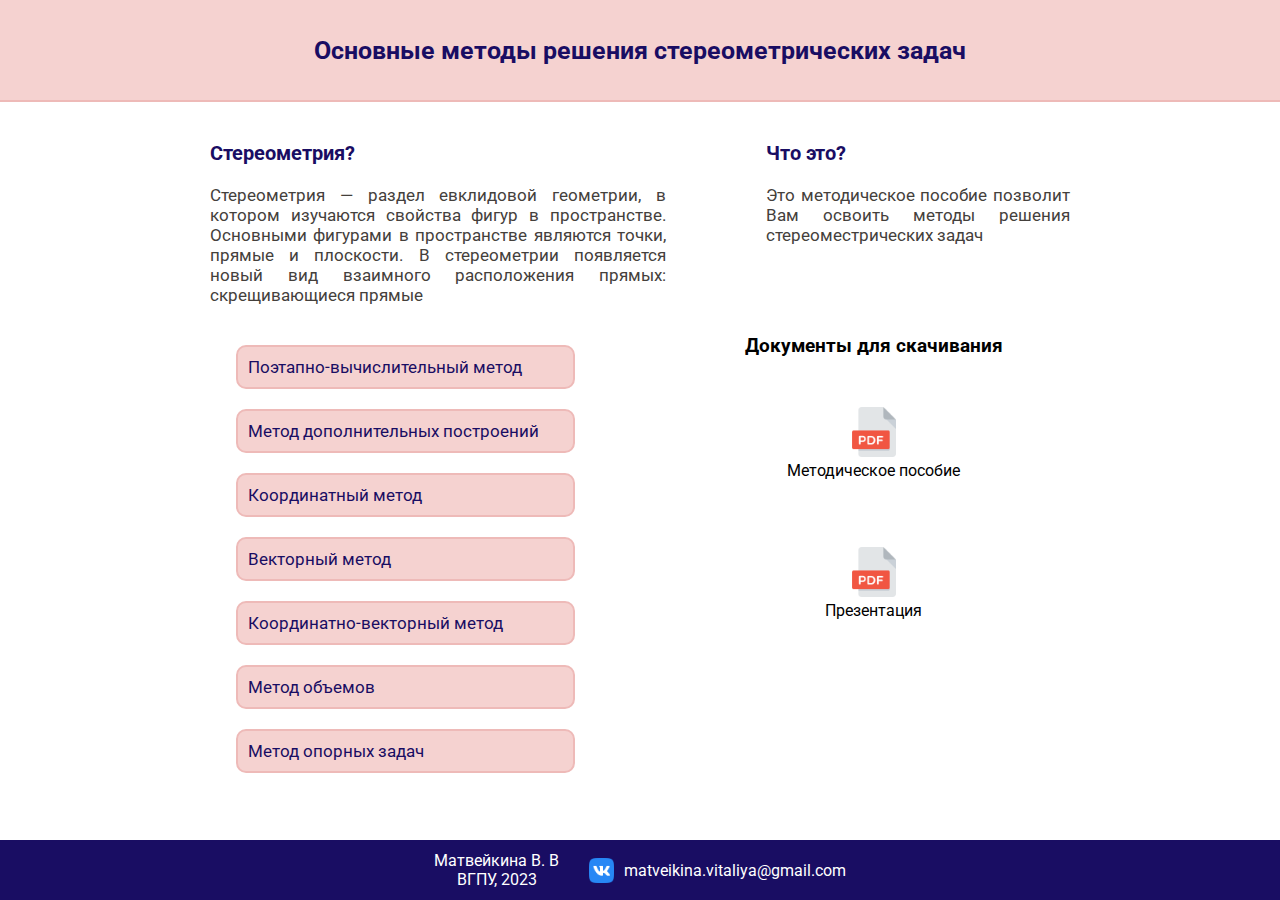
<file: index.html>
<!DOCTYPE html>
<html>

<head>
    <meta charset="UTF-8">
    <title>Методы решения стереометрических задач</title>
    <link rel="stylesheet" href="css/style.css">
    <link rel="preconnect" href="https://fonts.googleapis.com">
    <link rel="preconnect" href="https://fonts.gstatic.com" crossorigin>
    <link href="https://fonts.googleapis.com/css2?family=Roboto:ital,wght@0,400;0,500;0,700;1,300;1,400&display=swap" rel="stylesheet">
    <meta name="viewport" content="width=device-width, initial-scale=1.0">

</head>

<body>
    <div class="header">
        <p>Основные методы решения стереометрических задач</p>
    </div>
    <div class="main">
        <div class="descr">
            <div class="def">
                <h3>Стереометрия?</h3>
                <p>Стереометрия — раздел евклидовой геометрии,
                    в котором изучаются свойства фигур в пространстве.
                    Основными фигурами в пространстве являются точки,
                    прямые и плоскости. В стереометрии появляется новый
                    вид взаимного расположения прямых:
                    скрещивающиеся прямые</p>
            </div>
            <div class="shortdesc">
                <h3>Что это?</h3>
                <p>Это методическое пособие позволит Вам освоить методы
                    решения стереоместрических задач</p>
            </div>
        </div>

        <div class="content">
            <div class="methods">
                <a class="method" href="step_by_step_computational_method.html">Поэтапно-вычислительный метод</a>
                <a class="method" href="method_of_additional_constructions.html">Метод дополнительных построений</a>
                <a class="method" href="coordinate_method.html">Координатный метод</a>
                <a class="method" href="vector_method.html">Векторный метод</a>
                <a class="method" href="coordinate_vector_method.html">Координатно-векторный метод</a>
                <a class="method" href="volume_method.html">Метод объемов</a>
                <a class="method" href="support_problem_method.html">Метод опорных задач</a>
            </div>
            <div class="docs">
                <h3>Документы для скачивания</h3>
                <div class="doc">
                    <a href="upload/МЕТОДИЧЕСКОЕ ПОСОБИЕ ПО ОСНОВНЫМ МЕТОДАМ РЕШЕНИЯ СТЕРЕОМЕТРИЧЕСКИХ ЗАДАЧ.pdf" download>
                        <img src="upload/pdf-icon.png" alt="">
                        <p>Методическое пособие</p>
                    </a>
                </div>
                <div class="doc">
                    <a href="upload/Презентация_СТЕРЕОМЕТРИЯ.pdf" download>
                        <img src="upload/pdf-icon.png" alt="">
                        <p>Презентация</p>
                    </a>
                </div>
            </div>
        </div>


    </div>

    <div class="footer">
        <div class="footer_contacts">
            <div class="initials">
                <div class="fio">Матвейкина В. В</div>
                <div class="vgpu">ВГПУ, 2023</div>
            </div>
            <div class="contacts">
                <a href="https://vk.com/vmatveikina" class="vk" target="_blank"></a>
                <p>matveikina.vitaliya@gmail.com</p>
                <!-- <a href="https://mail.google.com/mail/?view=cm&fs=1&to=matveykina@gmail.com" class="mail" -->
                    <!-- target="_blank"></a> -->
            </div>
        </div>
    </div>
</body>

</html>
</file>
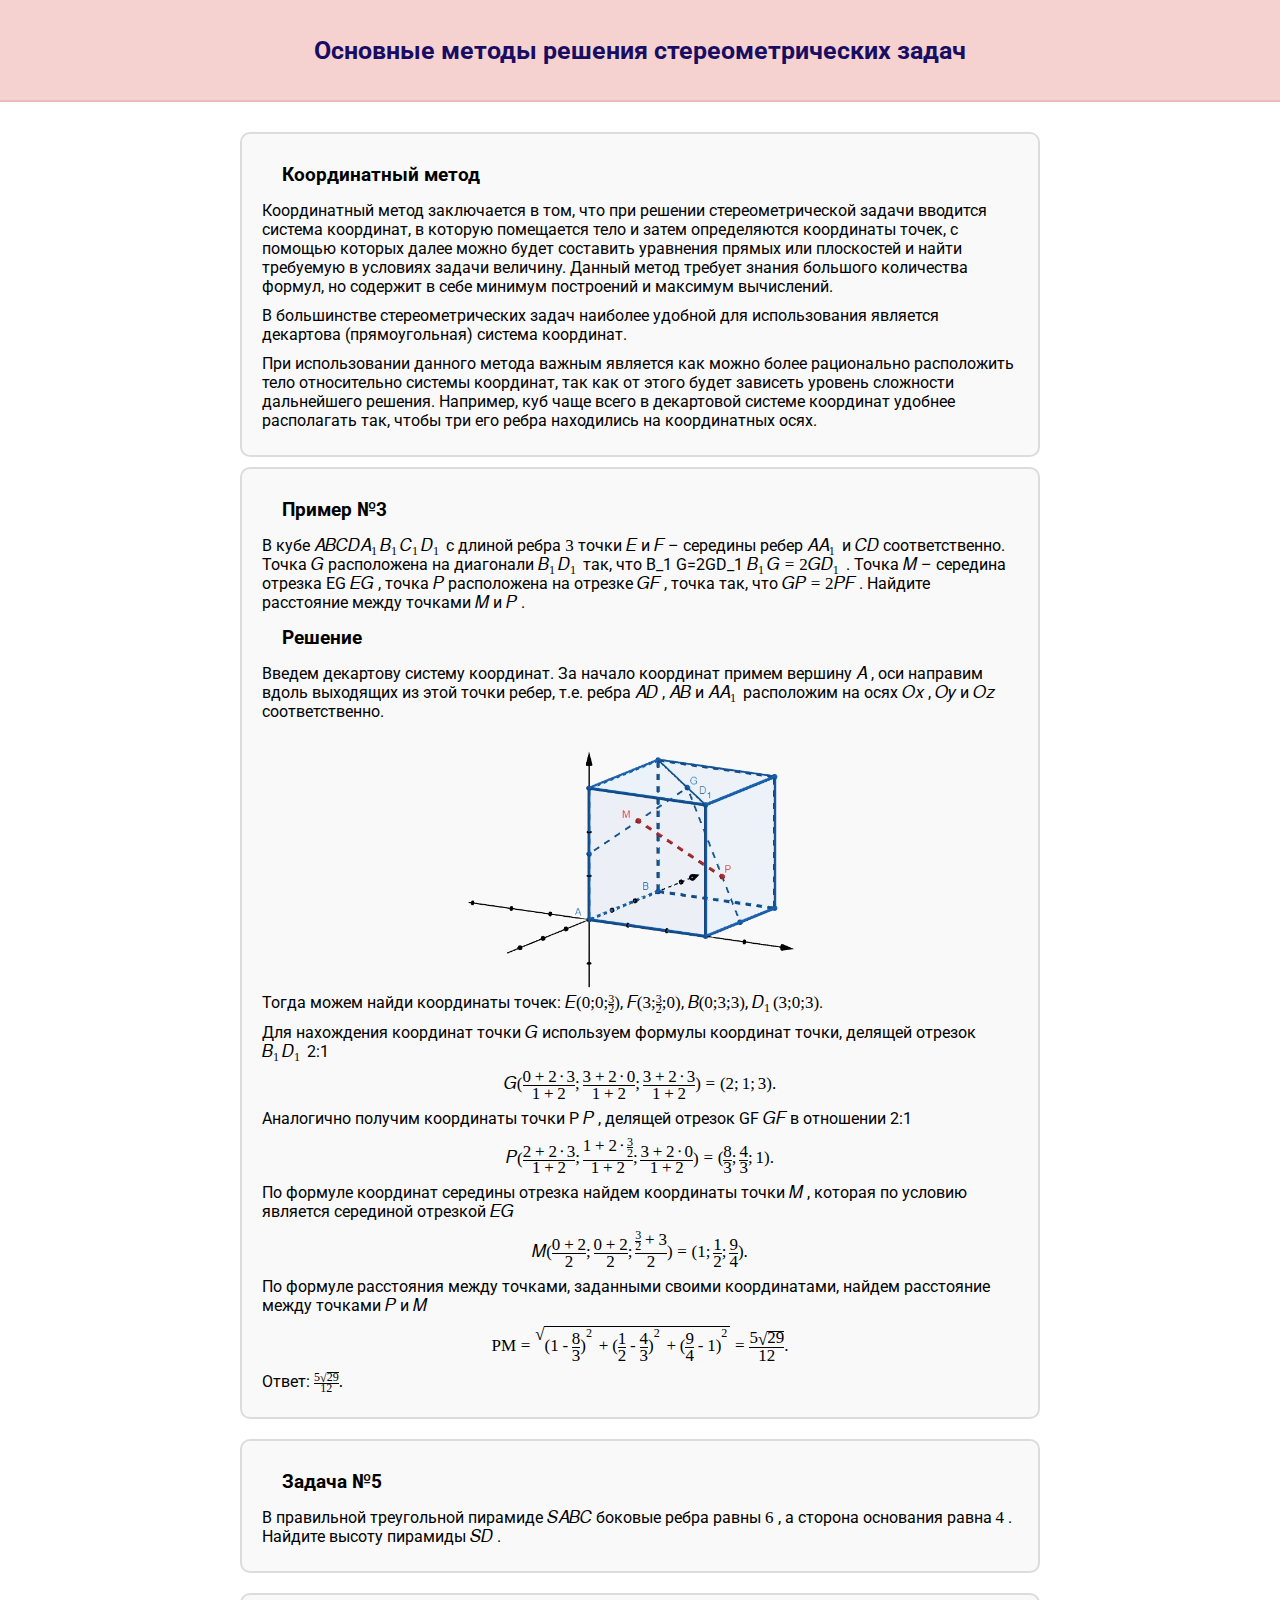
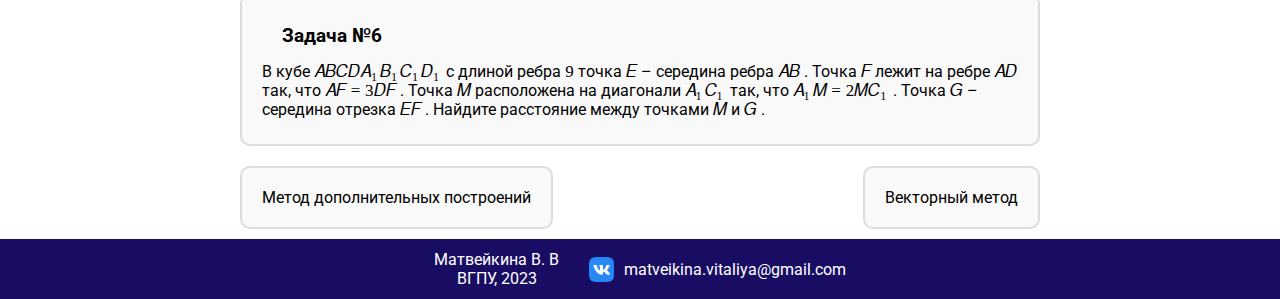
<file: coordinate_method.html>
<!DOCTYPE html>
<html>

<head>
    <meta charset="UTF-8">
    <title>Методы решения стереометрических задач</title>
    <link rel="stylesheet" href="css/style.css">
    <link rel="preconnect" href="https://fonts.googleapis.com">
    <link rel="preconnect" href="https://fonts.gstatic.com" crossorigin>
    <link href="https://fonts.googleapis.com/css2?family=Roboto:ital,wght@0,400;0,500;0,700;1,300;1,400&display=swap"
        rel="stylesheet">
    </style>
    <meta name="viewport" content="width=device-width, initial-scale=1.0">
</head>

<body>
    <div class="header">
        <p>Основные методы решения стереометрических задач</p>
    </div>
    <div class="method_main">
        <div class="descr_method">
            <h3>Координатный метод</h3>
            <p>Координатный метод заключается в том, что при решении стереометрической задачи вводится система
                координат, в которую помещается тело и затем определяются координаты точек, с помощью которых далее
                можно будет составить уравнения прямых или плоскостей и найти требуемую в условиях задачи величину.
                Данный метод требует знания большого количества формул, но содержит в себе минимум построений и максимум
                вычислений.</p>
            <p>В большинстве стереометрических задач наиболее удобной для использования является декартова
                (прямоугольная) система координат.</p>
            <p>При использовании данного метода важным является как можно более рационально расположить тело
                относительно системы координат, так как от этого будет зависеть уровень сложности дальнейшего решения.
                Например, куб чаще всего в декартовой системе координат удобнее располагать так, чтобы три его ребра
                находились на координатных осях.</p>
        </div>
        <div class="tasks">
            <div class="task">
                <h3>Пример №3</h3>
                <p>В кубе
                    <math>
                        <mi>A</mi>
                        <mi>B</mi>
                        <mi>C</mi>
                        <mi>D</mi>
                        <msub>
                            <mi>A</mi>
                            <mn>1</mn>
                        </msub>
                        <msub>
                            <mi>B</mi>
                            <mn>1</mn>
                        </msub>
                        <msub>
                            <mi>C</mi>
                            <mn>1</mn>
                        </msub>
                        <msub>
                            <mi>D</mi>
                            <mn>1</mn>
                        </msub>
                    </math>
                    c длиной ребра
                    <math>
                        <mn>3</mn>
                    </math>
                    точки
                    <math>
                        <mi>E</mi>
                    </math>
                    и
                    <math>
                        <mi>F</mi>
                    </math>
                    – середины ребер
                    <math>
                        <mi>A</mi>
                        <msub>
                            <mi>A</mi>
                            <mn>1</mn>
                        </msub>
                    </math>
                    и
                    <math>
                        <mi>C</mi>
                        <mi>D</mi>
                    </math>
                    соответственно.
                    Точка
                    <math>
                        <mi>G</mi>
                    </math>
                    расположена на диагонали
                    <math>
                        <msub>
                            <mi>B</mi>
                            <mn>1</mn>
                        </msub>
                        <msub>
                            <mi>D</mi>
                            <mn>1</mn>
                        </msub>
                    </math>
                    так, что
                    B_1 G=2GD_1
                    <math>
                        <msub>
                            <mi>B</mi>
                            <mn>1</mn>
                        </msub>
                        <mi>G</mi>
                        <mo>=</mo>
                        <mn>2</mn>
                        <mi>G</mi>
                        <msub>
                            <mi>D</mi>
                            <mn>1</mn>
                        </msub>
                    </math>
                    . Точка

                    <math>
                        <mi>M</mi>
                    </math>
                    – середина отрезка
                    ЕG
                    <math>
                        <mi>E</mi>
                        <mi>G</mi>
                    </math>
                    , точка
                    <math>
                        <mi>P</mi>
                    </math>
                    расположена на отрезке
                    <math>
                        <mi>G</mi>
                        <mi>F</mi>
                    </math>
                    , точка
                    так, что
                    <math>
                        <mi>G</mi>
                        <mi>P</mi>
                        <mo>=</mo>
                        <mn>2</mn>
                        <mi>P</mi>
                        <mi>F</mi>
                    </math>
                    . Найдите расстояние между точками
                    <math>
                        <mi>M</mi>
                    </math>
                    и
                    <math>
                        <mi>P</mi>
                    </math>
                    .
                </p>
                <h3>Решение</h3>
                <div class="text_with_image">
                    <p> Введем декартову систему координат. За начало координат примем вершину
                        <math>
                            <mi>A</mi>
                        </math>
                        , оси направим вдоль
                        выходящих из этой точки ребер, т.е. ребра
                        <math>
                            <mi>A</mi>
                            <mi>D</mi>
                        </math>
                        ,
                        <math>
                            <mi>A</mi>
                            <mi>B</mi>
                        </math>
                        и
                        <math>
                            <mi>A</mi>
                            <msub>
                                <mi>A</mi>
                                <mn>1</mn>
                            </msub>
                        </math>
                        расположим на осях
                        <math>
                            <mi>O</mi>
                            <mi>x</mi>
                        </math>
                        ,
                        <math>
                            <mi>O</mi>
                            <mi>y</mi>
                        </math>
                        и
                        <math>
                            <mi>O</mi>
                            <mi>z</mi>
                        </math>
                        соответственно.
                    </p>
                    <img src="upload/cube_decart.png" alt="" class="img_in_txt">
                </div>
                <p>
                    Тогда можем найди координаты точeк:
                    <math>
                        <mi>E</mi>
                        <mo>(</mo>
                        <mn>0</mn>
                        <mi>;</mi>
                        <mn>0</mn>
                        <mi>;</mi>
                        <mfrac>
                            <mn>3</mn>
                            <mn>2</mn>
                        </mfrac>
                        <mo>)</mo>
                    </math>,
                    <math>
                        <mi>F</mi>
                        <mo>(</mo>
                        <mn>3</mn>
                        <mi>;</mi>
                        <mfrac>
                            <mn>3</mn>
                            <mn>2</mn>
                        </mfrac>
                        <mi>;</mi>
                        <mn>0</mn>
                        <mo>)</mo>
                    </math>,
                    <math>
                        <mi>B</mi>
                        <mo>(</mo>
                        <mn>0</mn>
                        <mi>;</mi>
                        <mn>3</mn>
                        <mi>;</mi>
                        <mn>3</mn>
                        <mo>)</mo>
                    </math>,
                    <math>
                        <msub>
                            <mi>D</mi>
                            <mn>1</mn>
                        </msub>
                        <mo>(</mo>
                        <mn>3</mn>
                        <mi>;</mi>
                        <mn>0</mn>
                        <mi>;</mi>
                        <mn>3</mn>
                        <mo>)</mo>
                    </math>.
                </p>
                <p>
                    Для нахождения координат точки
                    <math>
                        <mi>G</mi>
                    </math>
                    используем формулы координат точки, делящей отрезок
                    <math>
                        <msub>
                            <mi>B</mi>
                            <mn>1</mn>
                        </msub>
                        <msub>
                            <mi>D</mi>
                            <mn>1</mn>
                        </msub>
                    </math>
                    2:1
                </p>
                <p>
                    <math display="block">
                        <mi>G</mi>
                        <mo>(</mo>
                        <mfrac>
                            <mrow>
                                <mn>0</mn>
                                <mo>+</mo>
                                <mn>2</mn>
                                <mo>∙</mo>
                                <mn>3</mn>
                            </mrow>
                            <mrow>
                                <mn>1</mn>
                                <mo>+</mo>
                                <mn>2</mn>
                            </mrow>
                        </mfrac>
                        <mo>;</mo>
                        <mfrac>
                            <mrow>
                                <mn>3</mn>
                                <mo>+</mo>
                                <mn>2</mn>
                                <mo>∙</mo>
                                <mn>0</mn>
                            </mrow>
                            <mrow>
                                <mn>1</mn>
                                <mo>+</mo>
                                <mn>2</mn>
                            </mrow>
                        </mfrac>
                        <mo>;</mo>
                        <mfrac>
                            <mrow>
                                <mn>3</mn>
                                <mo>+</mo>
                                <mn>2</mn>
                                <mo>∙</mo>
                                <mn>3</mn>
                            </mrow>
                            <mrow>
                                <mn>1</mn>
                                <mo>+</mo>
                                <mn>2</mn>
                            </mrow>
                        </mfrac>
                        <mo>)</mo>
                        <mo>=</mo>
                        <mi>(</mi>
                        <mn>2</mn>
                        <mo>;</mo>
                        <mn>1</mn>
                        <mo>;</mo>
                        <mn>3</mn>
                        <mi>)</mi>
                        <mi>.</mi>
                    </math>
                </p>
                <p>
                    Аналогично получим координаты точки
                    P
                    <math>
                        <mi>P</mi>
                    </math>
                    , делящей отрезок
                    GF
                    <math>
                        <mi>G</mi>
                        <mi>F</mi>
                    </math>
                    в отношении 2:1
                </p>
                <p>
                    <math display="block">
                        <mi>P</mi>
                        <mo>(</mo>
                        <mfrac>
                            <mrow>
                                <mn>2</mn>
                                <mo>+</mo>
                                <mn>2</mn>
                                <mo>∙</mo>
                                <mn>3</mn>
                            </mrow>
                            <mrow>
                                <mn>1</mn>
                                <mo>+</mo>
                                <mn>2</mn>
                            </mrow>
                        </mfrac>
                        <mo>;</mo>
                        <mfrac>
                            <mrow>
                                <mn>1</mn>
                                <mo>+</mo>
                                <mn>2</mn>
                                <mo>∙</mo>
                                <mfrac>
                                    <mn>3</mn>
                                    <mn>2</mn>
                                </mfrac>
                            </mrow>
                            <mrow>
                                <mn>1</mn>
                                <mo>+</mo>
                                <mn>2</mn>
                            </mrow>
                        </mfrac>
                        <mo>;</mo>
                        <mfrac>
                            <mrow>
                                <mn>3</mn>
                                <mo>+</mo>
                                <mn>2</mn>
                                <mo>∙</mo>
                                <mn>0</mn>
                            </mrow>
                            <mrow>
                                <mn>1</mn>
                                <mo>+</mo>
                                <mn>2</mn>
                            </mrow>
                        </mfrac>
                        <mo>)</mo>
                        <mo>=</mo>
                        <mi>(</mi>
                        <mfrac>
                            <mn>8</mn>
                            <mn>3</mn>
                        </mfrac>
                        <mo>;</mo>
                        <mfrac>
                            <mn>4</mn>
                            <mn>3</mn>
                        </mfrac>
                        <mo>;</mo>
                        <mn>1</mn>
                        <mi>)</mi>
                        <mi>.</mi>
                    </math>
                </p>
                <p>
                    По формуле координат середины отрезка найдем координаты точки
                    <math>
                        <mi>M</mi>
                    </math>
                    , которая по условию является серединой отрезкой
                    <math>
                        <mi>E</mi>
                        <mi>G</mi>
                    </math>
                </p>
                <p>
                    <math display="block">
                        <mi>M</mi>
                        <mo>(</mo>
                        <mfrac>
                            <mrow>
                                <mn>0</mn>
                                <mo>+</mo>
                                <mn>2</mn>
                            </mrow>
                            <mrow>
                                <mn>2</mn>
                            </mrow>
                        </mfrac>
                        <mo>;</mo>
                        <mfrac>
                            <mrow>
                                <mn>0</mn>
                                <mo>+</mo>
                                <mn>2</mn>
                            </mrow>
                            <mrow>
                                <mn>2</mn>
                            </mrow>
                        </mfrac>
                        <mo>;</mo>
                        <mfrac>
                            <mrow>
                                <mfrac>
                                    <mn>3</mn>
                                    <mn>2</mn>
                                </mfrac>
                                <mo>+</mo>
                                <mn>3</mn>
                            </mrow>
                            <mrow>
                                <mn>2</mn>
                            </mrow>
                        </mfrac>
                        <mo>)</mo>
                        <mo>=</mo>
                        <mi>(</mi>
                        <mn>1</mn>
                        <mo>;</mo>
                        <mfrac>
                            <mn>1</mn>
                            <mn>2</mn>
                        </mfrac>
                        <mo>;</mo>
                        <mfrac>
                            <mn>9</mn>
                            <mn>4</mn>
                        </mfrac>
                        <mi>)</mi>
                        <mi>.</mi>
                    </math>
                </p>
                <p>
                    По формуле расстояния между точками, заданными своими координатами, найдем расстояние между точками
                    <math>
                        <mi>P</mi>
                    </math>
                    и
                    <math>
                        <mi>M</mi>
                    </math>
                </p>
                <p>
                    <math display="block">
                        <mi>PM</mi>
                        <mo>=</mo>
                        <msqrt>
                            <mrow>
                                <msup>
                                    <mrow>
                                        <mo>(</mo>
                                        <mn>1</mn>
                                        <mo>-</mo>
                                        <mfrac>
                                            <mn>8</mn>
                                            <mn>3</mn>
                                        </mfrac>
                                        <mo>)</mo>
                                    </mrow>
                                    <mn>2</mn>
                                </msup>
                                <mo>+</mo>
                                <msup>
                                    <mrow>
                                        <mo>(</mo>
                                        <mfrac>
                                            <mn>1</mn>
                                            <mn>2</mn>
                                        </mfrac>
                                        <mo>-</mo>
                                        <mfrac>
                                            <mn>4</mn>
                                            <mn>3</mn>
                                        </mfrac>
                                        <mo>)</mo>
                                    </mrow>
                                    <mn>2</mn>
                                </msup>
                                <mo>+</mo>
                                <msup>
                                    <mrow>
                                        <mo>(</mo>
                                        <mfrac>
                                            <mn>9</mn>
                                            <mn>4</mn>
                                        </mfrac>
                                        <mo>-</mo>
                                        <mn>1</mn>
                                        <mo>)</mo>
                                    </mrow>
                                    <mn>2</mn>
                                </msup>
                            </mrow>
                        </msqrt>
                        <mo>=</mo>
                        <mfrac>
                            <mrow>
                                <mn>5</mn>
                                <msqrt>
                                    <mn>29</mn>
                                </msqrt>
                            </mrow>
                            <mn>12</mn>
                        </mfrac>
                        <mi>.</mi>
                    </math>
                </p>
                <p>
                    Ответ:
                    <math>
                        <mfrac>
                            <mrow>
                                <mn>5</mn>
                                <msqrt>
                                    <mn>29</mn>
                                </msqrt>
                            </mrow>
                            <mn>12</mn>
                        </mfrac>
                        <mi>.</mi>
                    </math>
                </p>

            </div>
        </div>
        <div class="tasks">
            <div class="task">
                <h3>Задача №5</h3>
                <p>В правильной треугольной пирамиде
                    <math>
                        <mi>S</mi>
                        <mi>A</mi>
                        <mi>B</mi>
                        <mi>C</mi>
                    </math>
                    боковые ребра равны
                    <math>
                        <mn>6</mn>
                    </math>
                    , а сторона основания равна
                    <math>
                        <mn>4</mn>
                    </math>
                    . Найдите
                    высоту пирамиды
                    <math>
                        <mi>S</mi>
                        <mi>D</mi>
                    </math>
                    .
                </p>
            </div>
            <div class="task">
                <h3>Задача №6</h3>
                <p>В кубе
                    <math>
                        <mi>A</mi>
                        <mi>B</mi>
                        <mi>C</mi>
                        <mi>D</mi>
                        <msub>
                            <mi>A</mi>
                            <mn>1</mn>
                        </msub>
                        <msub>
                            <mi>B</mi>
                            <mn>1</mn>
                        </msub>
                        <msub>
                            <mi>C</mi>
                            <mn>1</mn>
                        </msub>
                        <msub>
                            <mi>D</mi>
                            <mn>1</mn>
                        </msub>
                    </math>
                    c длиной ребра
                    <math>
                        <mn>9</mn>
                    </math>
                    точка
                    <math>
                        <mi>E</mi>
                    </math>
                    – середина ребра
                    <math>
                        <mi>A</mi>
                        <mi>B</mi>
                    </math>
                    . Точка
                    <math>
                        <mi>F</mi>
                    </math>
                    лежит на ребре
                    <math>
                        <mi>A</mi>
                        <mi>D</mi>
                    </math>
                    так, что
                    <math>
                        <mi>A</mi>
                        <mi>F</mi>
                        <mo>=</mo>
                        <mn>3</mn>
                        <mi>D</mi>
                        <mi>F</mi>
                    </math>
                    . Точка
                    <math>
                        <mi>M</mi>
                    </math>
                    расположена на диагонали
                    <math>
                        <msub>
                            <mi>A</mi>
                            <mn>1</mn>
                        </msub>
                        <msub>
                            <mi>C</mi>
                            <mn>1</mn>
                        </msub>
                    </math>
                    так, что
                    <math>
                        <msub>
                            <mi>A</mi>
                            <mn>1</mn>
                        </msub>
                        <mi>M</mi>
                        <mo>=</mo>
                        <mn>2</mn>
                        <mi>M</mi>
                        <msub>
                            <mi>C</mi>
                            <mn>1</mn>
                        </msub>
                    </math>
                    . Точка
                    <math>
                        <mi>G</mi>
                    </math>
                    – середина
                    отрезка
                    <math>
                        <mi>E</mi>
                        <mi>F</mi>
                    </math>
                    . Найдите расстояние между точками
                    <math>
                        <mi>M</mi>
                    </math>
                    и
                    <math>
                        <mi>G</mi>
                    </math>
                    .
                </p>
            </div>
        </div>

        <div class="next_prev">
            <div class="prev">
                <a href="method_of_additional_constructions.html">Метод дополнительных построений</a>
            </div>
            <div class="next">
                <a href="vector_method.html">Векторный метод</a>
            </div>
        </div>
    </div>

    <div class="footer">
        <div class="footer_contacts">
            <div class="initials">
                <div class="fio">Матвейкина В. В</div>
                <div class="vgpu">ВГПУ, 2023</div>
            </div>
            <div class="contacts">
                <a href="https://vk.com/vmatveikina" class="vk" target="_blank"></a>
                <p>matveikina.vitaliya@gmail.com</p>
                <!-- <a href="https://mail.google.com/mail/?view=cm&fs=1&to=matveykina@gmail.com" class="mail" -->
                    <!-- target="_blank"></a> -->
            </div>
        </div>
    </div>
</body>

</html>
</file>
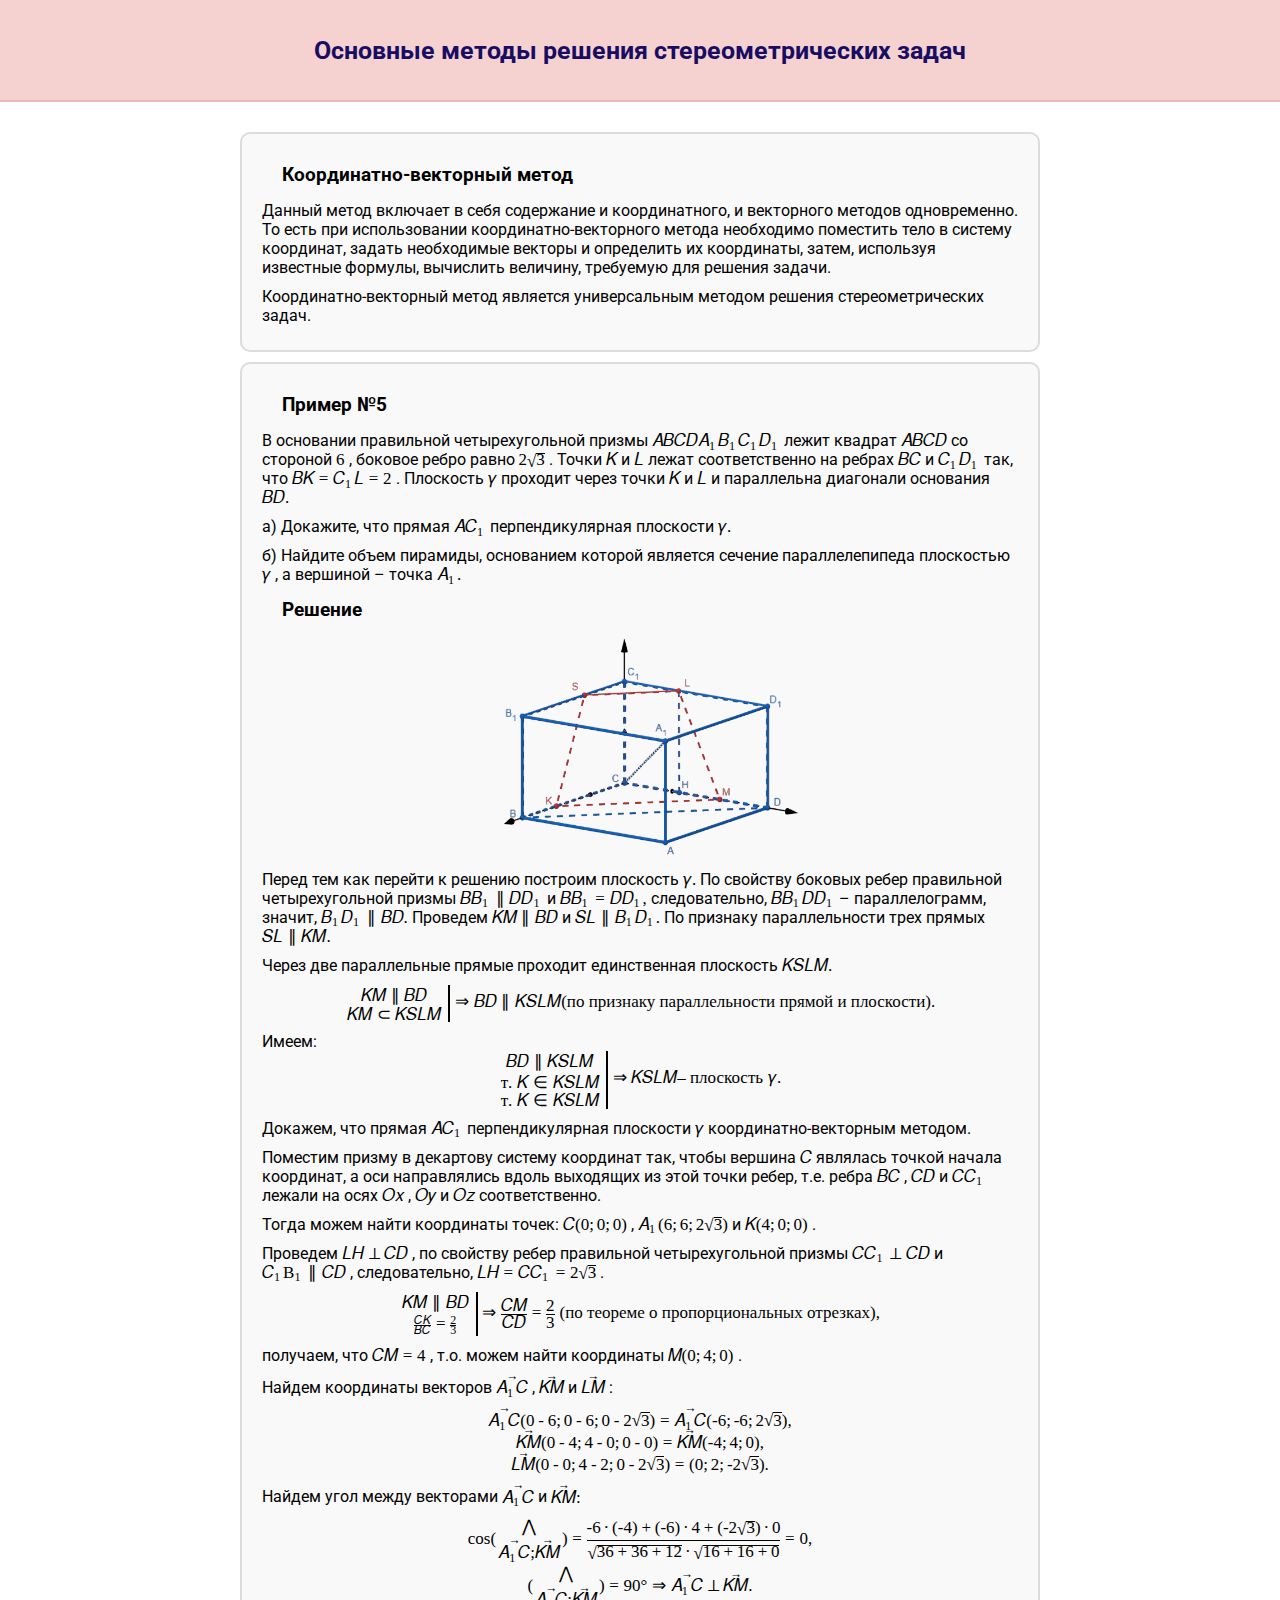
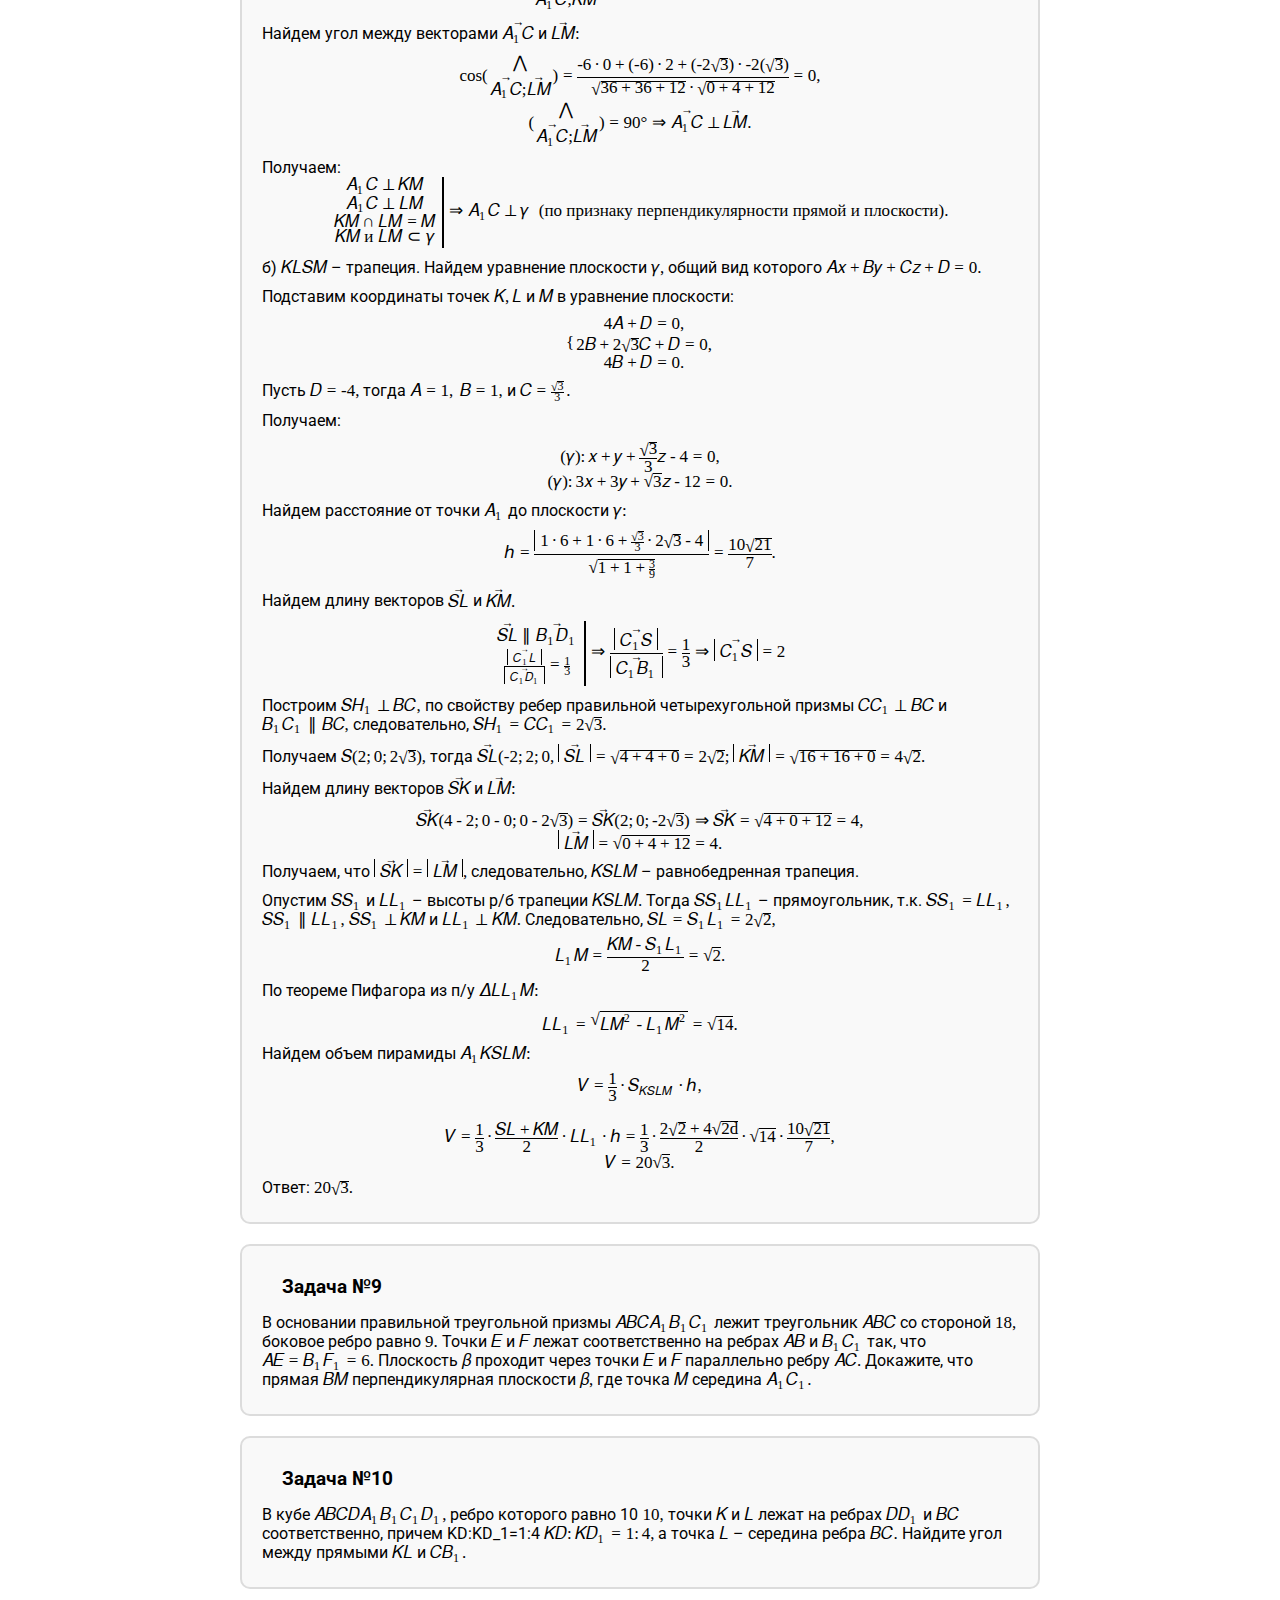
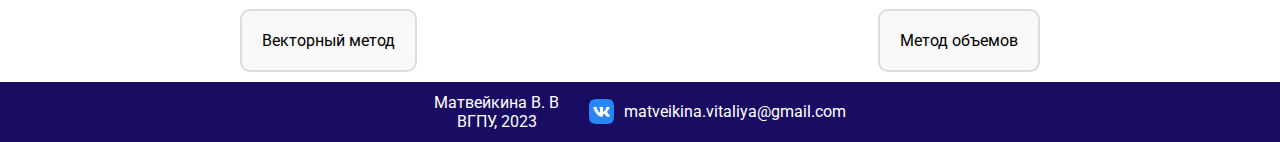
<file: coordinate_vector_method.html>
<!DOCTYPE html>
<html>

<head>
    <meta charset="UTF-8">
    <title>Методы решения стереометрических задач</title>
    <link rel="stylesheet" href="css/style.css">
    <link rel="preconnect" href="https://fonts.googleapis.com">
    <link rel="preconnect" href="https://fonts.gstatic.com" crossorigin>
    <link href="https://fonts.googleapis.com/css2?family=Roboto:ital,wght@0,400;0,500;0,700;1,300;1,400&display=swap"
        rel="stylesheet">
    </style>
    <meta name="viewport" content="width=device-width, initial-scale=1.0">
</head>

<body>
    <div class="header">
        <p>Основные методы решения стереометрических задач</p>
    </div>
    <div class="method_main">
        <div class="descr_method">
            <h3>Координатно-векторный метод</h3>
            <p>Данный метод включает в себя содержание и координатного, и векторного методов одновременно. То есть при
                использовании координатно-векторного метода необходимо поместить тело в систему координат, задать
                необходимые векторы и определить их координаты, затем, используя известные формулы, вычислить величину,
                требуемую для решения задачи.</p>
            <p>Координатно-векторный метод является универсальным методом решения стереометрических задач.</p>
        </div>
        <div class="tasks">
            <div class="task">
                <h3>Пример №5</h3>
                <p>В основании правильной четырехугольной призмы
                    <math>
                        <mi>A</mi>
                        <mi>B</mi>
                        <mi>C</mi>
                        <mi>D</mi>
                        <msub>
                            <mi>A</mi>
                            <mn>1</mn>
                        </msub>
                        <msub>
                            <mi>B</mi>
                            <mn>1</mn>
                        </msub>
                        <msub>
                            <mi>C</mi>
                            <mn>1</mn>
                        </msub>
                        <msub>
                            <mi>D</mi>
                            <mn>1</mn>
                        </msub>
                    </math>
                    лежит квадрат
                    <math>
                        <mi>A</mi>
                        <mi>B</mi>
                        <mi>C</mi>
                        <mi>D</mi>
                    </math>
                    со стороной
                    <math>
                        <mn>6</mn>
                    </math>
                    , боковое ребро равно
                    <math>
                        <mn>2</mn>
                        <msqrt>
                            <mn>3</mn>
                        </msqrt>
                    </math>
                    . Точки
                    <math>
                        <mi>K</mi>
                    </math>
                    и
                    <math>
                        <mi>L</mi>
                    </math>
                    лежат соответственно на ребрах
                    <math>
                        <mi>B</mi>
                        <mi>C</mi>
                    </math>
                    и
                    <math>
                        <msub>
                            <mi>C</mi>
                            <mn>1</mn>
                        </msub>
                        <msub>
                            <mi>D</mi>
                            <mn>1</mn>
                        </msub>
                    </math>
                    так, что
                    <math>
                        <mi>B</mi>
                        <mi>K</mi>
                        <mo>=</mo>
                        <msub>
                            <mi>C</mi>
                            <mn>1</mn>
                        </msub>
                        <mi>L</mi>
                        <mo>=</mo>
                        <mn>2</mn>
                    </math>
                    . Плоскость
                    <math>
                        <mi>γ</mi>
                    </math>
                    проходит через точки
                    <math>
                        <mi>K</mi>
                    </math>
                    и
                    <math>
                        <mi>L</mi>
                    </math>
                    и параллельна диагонали основания
                    <math>
                        <mi>B</mi>
                        <mi>D</mi>
                        <mi>.</mi>
                    </math>
                </p>
                <p>а) Докажите, что прямая
                    <math>
                        <mi>A</mi>
                        <msub>
                            <mi>C</mi>
                            <mn>1</mn>
                        </msub>
                    </math>
                    перпендикулярная плоскости
                    <math>
                        <mi>γ</mi>
                        <mi>.</mi>
                    </math>
                </p>
                <p>б) Найдите объем пирамиды, основанием которой является сечение параллелепипеда плоскостью
                    <math>
                        <mi>γ</mi>
                    </math>
                    , а вершиной – точка
                    <math>
                        <msub>
                            <mi>A</mi>
                            <mn>1</mn>
                        </msub>
                        <mi>.</mi>
                    </math>
                </p>
                <h3>Решение</h3>
                <div class="text_with_image">
                    <img src="upload/prism2.png" alt="" class="img_in_txt">
                    <p>Перед тем как перейти к решению построим плоскость
                        <math>
                            <mi>γ</mi>
                            <mi>.</mi>
                        </math>
                        По свойству боковых ребер правильной четырехугольной призмы
                        <math>
                            <mi>B</mi>
                            <msub>
                                <mi>B</mi>
                                <mn>1</mn>
                            </msub>
                            <mo>&#8741</mo>
                            <mi>D</mi>
                            <msub>
                                <mi>D</mi>
                                <mn>1</mn>
                            </msub>
                        </math>
                        и
                        <math>
                            <mi>B</mi>
                            <msub>
                                <mi>B</mi>
                                <mn>1</mn>
                            </msub>
                            <mo>=</mo>
                            <mi>D</mi>
                            <msub>
                                <mi>D</mi>
                                <mn>1</mn>
                            </msub>
                            <mi>,</mi>
                        </math>
                        следовательно,
                        <math>
                            <mi>B</mi>
                            <msub>
                                <mi>B</mi>
                                <mn>1</mn>
                            </msub>
                            <mi>D</mi>
                            <msub>
                                <mi>D</mi>
                                <mn>1</mn>
                            </msub>
                        </math>
                        – параллелограмм, значит,
                        <math>
                            <msub>
                                <mi>B</mi>
                                <mn>1</mn>
                            </msub>
                            <msub>
                                <mi>D</mi>
                                <mn>1</mn>
                            </msub>
                            <mo>&#8741</mo>
                            <mi>B</mi>
                            <mi>D</mi>
                            <mi>.</mi>
                        </math>
                        Проведем
                        <math>
                            <mi>K</mi>
                            <mi>M</mi>
                            <mo>&#8741</mo>
                            <mi>B</mi>
                            <mi>D</mi>
                        </math>
                        и
                        <math>
                            <mi>S</mi>
                            <mi>L</mi>
                            <mo>&#8741</mo>
                            <msub>
                                <mi>B</mi>
                                <mn>1</mn>
                            </msub>
                            <msub>
                                <mi>D</mi>
                                <mn>1</mn>
                            </msub>
                            <mi>.</mi>
                        </math>
                        По признаку параллельности трех прямых
                        <math>
                            <mi>S</mi>
                            <mi>L</mi>
                            <mo>&#8741</mo>
                            <mi>K</mi>
                            <mi>M</mi>
                            <mi>.</mi>
                        </math>
                    </p>
                </div>
                <p>
                    Через две параллельные прямые проходит единственная плоскость
                    <math>
                        <mi>K</mi>
                        <mi>S</mi>
                        <mi>L</mi>
                        <mi>M</mi>
                        <mi>.</mi>
                    </math>
                </p>
                <p>
                    <math display="block">
                        <mtable class="rigth_close">
                            <mtr>
                                <mtd>
                                    <mi>K</mi>
                                    <mi>M</mi>
                                    <mo>&#8741</mo>
                                    <mi>B</mi>
                                    <mi>D</mi>
                                </mtd>
                            </mtr>
                            <mtr>
                                <mtd>
                                    <mi>K</mi>
                                    <mi>M</mi>
                                    <mo>⊂</mo>
                                    <mi>K</mi>
                                    <mi>S</mi>
                                    <mi>L</mi>
                                    <mi>M</mi>
                                </mtd>
                            </mtr>
                        </mtable>
                        <mo>⇒</mo>
                        <mi>B</mi>
                        <mi>D</mi>
                        <mo>&#8741</mo>
                        <mi>K</mi>
                        <mi>S</mi>
                        <mi>L</mi>
                        <mi>M</mi>
                        <mtext>(по признаку параллельности прямой и плоскости).</mtext>
                    </math>
                </p>
                <p>
                    Имеем:
                    <math display="block">
                        <mtable class="rigth_close">
                            <mtr>
                                <mtd>
                                    <mi>B</mi>
                                    <mi>D</mi>
                                    <mo>&#8741</mo>
                                    <mi>K</mi>
                                    <mi>S</mi>
                                    <mi>L</mi>
                                    <mi>M</mi>
                                </mtd>
                            </mtr>
                            <mtr>
                                <mtd>
                                    <mi>т</mi>
                                    <mi>.</mi>
                                    <mspace width="5px"></mspace>
                                    <mi>K</mi>
                                    <mo>∈</mo>
                                    <mi>K</mi>
                                    <mi>S</mi>
                                    <mi>L</mi>
                                    <mi>M</mi>
                                </mtd>
                            </mtr>
                            <mtr>
                                <mtd>
                                    <mi>т</mi>
                                    <mi>.</mi>
                                    <mspace width="5px"></mspace>
                                    <mi>K</mi>
                                    <mo>∈</mo>
                                    <mi>K</mi>
                                    <mi>S</mi>
                                    <mi>L</mi>
                                    <mi>M</mi>
                                </mtd>
                            </mtr>
                        </mtable>
                        <mo>⇒</mo>
                        <mi>K</mi>
                        <mi>S</mi>
                        <mi>L</mi>
                        <mi>M</mi>
                        <mtext>– плоскость</mtext>
                        <mspace width="5px"></mspace>
                        <mi>γ</mi>
                        <mi>.</mi>
                    </math>
                </p>
                <p>
                    Докажем, что прямая
                    <math>
                        <mi>A</mi>
                        <msub>
                            <mi>C</mi>
                            <mn>1</mn>
                        </msub>
                    </math>
                    перпендикулярная плоскости
                    <math>
                        <mi>γ</mi>
                    </math>
                    координатно-векторным методом.
                </p>
                <p>
                    Поместим призму в декартову систему координат так, чтобы вершина
                    <math>
                        <mi>C</mi>
                    </math>
                    являлась точкой начала координат, а оси направлялись вдоль выходящих
                    из этой точки ребер, т.е. ребра
                    <math>
                        <mi>B</mi>
                        <mi>C</mi>
                    </math>
                    ,
                    <math>
                        <mi>C</mi>
                        <mi>D</mi>
                    </math>
                    и
                    <math>
                        <mi>C</mi>
                        <msub>
                            <mi>C</mi>
                            <mn>1</mn>
                        </msub>
                    </math>
                    лежали на осях
                    <math>
                        <mi>O</mi>
                        <mi>x</mi>
                    </math>
                    ,
                    <math>
                        <mi>O</mi>
                        <mi>y</mi>
                    </math>
                    и
                    <math>
                        <mi>O</mi>
                        <mi>z</mi>
                    </math>
                    соответственно.
                </p>
                <p>
                    Тогда можем найти координаты точек:
                    <math>
                        <mi>C</mi>
                        <mi>(</mi>
                        <mn>0</mn>
                        <mo>;</mo>
                        <mn>0</mn>
                        <mo>;</mo>
                        <mn>0</mn>
                        <mi>)</mi>
                    </math>
                    ,
                    <math>
                        <msub>
                            <mi>A</mi>
                            <mn>1</mn>
                        </msub>
                        <mi>(</mi>
                        <mn>6</mn>
                        <mo>;</mo>
                        <mn>6</mn>
                        <mo>;</mo>
                        <mn>2</mn>
                        <msqrt>
                            <mn>3</mn>
                        </msqrt>
                        <mi>)</mi>
                    </math>
                    и
                    <math>
                        <mi>K</mi>
                        <mi>(</mi>
                        <mn>4</mn>
                        <mo>;</mo>
                        <mn>0</mn>
                        <mo>;</mo>
                        <mn>0</mn>
                        <mi>)</mi>
                    </math>
                    .
                </p>
                <p>
                    Проведем
                    <math>
                        <mi>L</mi>
                        <mi>H</mi>
                        <mo>&#10178</mo>
                        <mi>C</mi>
                        <mi>D</mi>
                    </math>
                    ,
                    по свойству ребер правильной четырехугольной призмы
                    <math>
                        <mi>C</mi>
                        <msub>
                            <mi>C</mi>
                            <mn>1</mn>
                        </msub>
                        <mo>&#10178</mo>
                        <mi>C</mi>
                        <mi>D</mi>

                    </math>
                    и
                    <math>
                        <msub>
                            <mi>C</mi>
                            <mn>1</mn>
                        </msub>
                        <msub>
                            <mi>В</mi>
                            <mn>1</mn>
                        </msub>
                        <mo>∥</mo>
                        <mi>C</mi>
                        <mi>D</mi>
                    </math>
                    ,
                    следовательно,
                    <math>
                        <mi>L</mi>
                        <mi>H</mi>
                        <mo>=</mo>
                        <mi>C</mi>
                        <msub>
                            <mi>C</mi>
                            <mn>1</mn>
                        </msub>
                        <mo>=</mo>
                        <mn>2</mn>
                        <msqrt>
                            <mn>3</mn>
                        </msqrt>
                    </math>
                    .
                </p>
                <p>
                    <math display="block">
                        <mtable class="rigth_close">
                            <mtr>
                                <mtd>
                                    <mi>K</mi>
                                    <mi>M</mi>
                                    <mo>∥</mo>
                                    <mi>B</mi>
                                    <mi>D</mi>
                                </mtd>
                            </mtr>
                            <mtr>
                                <mtd>
                                    <mfrac>
                                        <mrow>
                                            <mi>C</mi>
                                            <mi>K</mi>
                                        </mrow>
                                        <mrow>
                                            <mi>B</mi>
                                            <mi>C</mi>
                                        </mrow>
                                    </mfrac>
                                    <mo>=</mo>
                                    <mfrac>
                                        <mn>2</mn>
                                        <mn>3</mn>
                                    </mfrac>
                                </mtd>
                            </mtr>
                        </mtable>
                        <mo>⇒</mo>
                        <mfrac>
                            <mrow>
                                <mi>C</mi>
                                <mi>M</mi>
                            </mrow>
                            <mrow>
                                <mi>C</mi>
                                <mi>D</mi>
                            </mrow>
                        </mfrac>
                        <mo>=</mo>
                        <mfrac>
                            <mn>2</mn>
                            <mn>3</mn>
                        </mfrac>
                        <mspace width="5px"></mspace>
                        <mtext>(по теореме о пропорциональных отрезках),</mtext>
                    </math>
                </p>
                <p>
                    получаем, что
                    <math>
                        <mi>C</mi>
                        <mi>M</mi>
                        <mo>=</mo>
                        <mn>4</mn>
                    </math>
                    ,
                    т.о. можем найти координаты
                    <math>
                        <mi>M</mi>
                        <mi>(</mi>
                        <mn>0</mn>
                        <mo>;</mo>
                        <mn>4</mn>
                        <mo>;</mo>
                        <mn>0</mn>
                        <mi>)</mi>
                    </math>
                    .
                </p>
                <p>
                    Найдем координаты векторов
                    <math>
                        <mover>
                            <mrow>
                                <msub>
                                    <mi>A</mi>
                                    <mn>1</mn>
                                </msub>
                                <mi>C</mi>
                            </mrow>
                            <mo>&#8594</mo>
                        </mover>
                    </math>
                    ,
                    <math>
                        <mover>
                            <mrow>
                                <mi>K</mi>
                                <mi>M</mi>
                            </mrow>
                            <mo>&#8594</mo>
                        </mover>
                    </math>
                    и
                    <math>
                        <mover>
                            <mrow>
                                <mi>L</mi>
                                <mi>M</mi>
                            </mrow>
                            <mo>&#8594</mo>
                        </mover>
                    </math>
                    :
                </p>
                <p>
                    <math display="block">
                        <mover>
                            <mrow>
                                <msub>
                                    <mi>A</mi>
                                    <mn>1</mn>
                                </msub>
                                <mi>C</mi>
                            </mrow>
                            <mo>&#8594</mo>
                        </mover>
                        <mi>(</mi>
                        <mn>0</mn>
                        <mo>-</mo>
                        <mn>6</mn>
                        <mo>;</mo>
                        <mn>0</mn>
                        <mo>-</mo>
                        <mn>6</mn>
                        <mo>;</mo>
                        <mn>0</mn>
                        <mo>-</mo>
                        <mn>2</mn>
                        <msqrt>
                            <mn>3</mn>
                        </msqrt>
                        <mi>)</mi>
                        <mo>=</mo>
                        <mover>
                            <mrow>
                                <msub>
                                    <mi>A</mi>
                                    <mn>1</mn>
                                </msub>
                                <mi>C</mi>
                            </mrow>
                            <mo>&#8594</mo>
                        </mover>
                        <mi>(</mi>
                        <mn>-6</mn>
                        <mo>;</mo>
                        <mn>-6</mn>
                        <mo>;</mo>
                        <mn>2</mn>
                        <msqrt>
                            <mn>3</mn>
                        </msqrt>
                        <mi>)</mi>
                        <mi>,</mi>
                    </math>
                    <math display="block">
                        <mover>
                            <mrow>
                                <mi>K</mi>
                                <mi>M</mi>
                            </mrow>
                            <mo>&#8594</mo>
                        </mover>
                        <mi>(</mi>
                        <mn>0</mn>
                        <mo>-</mo>
                        <mn>4</mn>
                        <mo>;</mo>
                        <mn>4</mn>
                        <mo>-</mo>
                        <mn>0</mn>
                        <mo>;</mo>
                        <mn>0</mn>
                        <mo>-</mo>
                        <mn>0</mn>
                        <mi>)</mi>
                        <mo>=</mo>
                        <mover>
                            <mrow>
                                <mi>K</mi>
                                <mi>M</mi>
                            </mrow>
                            <mo>&#8594</mo>
                        </mover>
                        <mi>(</mi>
                        <mn>-4</mn>
                        <mo>;</mo>
                        <mn>4</mn>
                        <mo>;</mo>
                        <mn>0</mn>
                        <mi>)</mi>
                        <mi>,</mi>
                    </math>
                    <math display="block">
                        <mover>
                            <mrow>
                                <mi>L</mi>
                                <mi>M</mi>
                            </mrow>
                            <mo>&#8594</mo>
                        </mover>
                        <mi>(</mi>
                        <mn>0</mn>
                        <mo>-</mo>
                        <mn>0</mn>
                        <mo>;</mo>
                        <mn>4</mn>
                        <mo>-</mo>
                        <mn>2</mn>
                        <mo>;</mo>
                        <mn>0</mn>
                        <mo>-</mo>
                        <mn>2</mn>
                        <msqrt>
                            <mn>3</mn>
                        </msqrt>
                        <mi>)</mi>
                        <mo>=</mo>
                        <mi>(</mi>
                        <mn>0</mn>
                        <mo>;</mo>
                        <mn>2</mn>
                        <mo>;</mo>
                        <mn>-2</mn>
                        <msqrt>
                            <mn>3</mn>
                        </msqrt>
                        <mi>)</mi>
                        <mi>.</mi>
                    </math>
                </p>
                <p>
                    Найдем угол между векторами
                    <math>
                        <mover>
                            <mrow>
                                <msub>
                                    <mi>A</mi>
                                    <mn>1</mn>
                                </msub>
                                <mi>C</mi>
                            </mrow>
                            <mo>&#8594</mo>
                        </mover>
                    </math>
                    и
                    <math>
                        <mover>
                            <mrow>
                                <mi>K</mi>
                                <mi>M</mi>
                            </mrow>
                            <mo>&#8594</mo>
                        </mover>
                        <mi>:</mi>
                    </math>
                </p>
                <p>
                    <math display="block">
                        <mi>cos</mi>
                        <mo>(</mo>
                        <mtable>
                            <mtr>
                                <mtd>
                                    <!-- <mo>^</mo> -->
                                    <mo>&#8896;</mo>
                                </mtd>
                            </mtr>
                            <mtr>
                                <mtd>
                                    <mrow>
                                        <mover>
                                            <mrow>
                                                <msub>
                                                    <mi>A</mi>
                                                    <mn>1</mn>
                                                </msub>
                                                <mi>C</mi>
                                            </mrow>
                                            <mo>&#8594</mo>
                                        </mover>
                                        <mi>;</mi>
                                        <mover>
                                            <mrow>
                                                <mi>K</mi>
                                                <mi>M</mi>
                                            </mrow>
                                            <mo>&#8594</mo>
                                        </mover>
                                    </mrow>
                                </mtd>
                            </mtr>
                        </mtable>
                        <mo>)</mo>
                        <mo>=</mo>
                        <mfrac>
                            <mrow>
                                <mn>-6</mn>
                                <mo>&#183</mo>
                                <mi>(</mi>
                                <mn>-4</mn>
                                <mi>)</mi>
                                <mo>+</mo>
                                <mi>(</mi>
                                <mn>-6</mn>
                                <mi>)</mi>
                                <mo>&#183</mo>
                                <mn>4</mn>
                                <mo>+</mo>
                                <mi>(</mi>
                                <mn>-2</mn>
                                <msqrt>
                                    <mn>3</mn>
                                </msqrt>
                                <mi>)</mi>
                                <mo>&#183</mo>
                                <mn>0</mn>
                            </mrow>
                            <mrow>
                                <msqrt>
                                    <mrow>
                                        <mn>36</mn>
                                        <mo>+</mo>
                                        <mn>36</mn>
                                        <mo>+</mo>
                                        <mn>12</mn>
                                    </mrow>
                                </msqrt>
                                <mo>&#183</mo>
                                <msqrt>
                                    <mrow>
                                        <mn>16</mn>
                                        <mo>+</mo>
                                        <mn>16</mn>
                                        <mo>+</mo>
                                        <mn>0</mn>
                                    </mrow>
                                </msqrt>
                            </mrow>
                        </mfrac>
                        <mo>=</mo>
                        <mn>0</mn>
                        <mi>,</mi>
                    </math>
                    <math display="block">
                        <mo>(</mo>
                        <mtable>
                            <mtr>
                                <mtd>
                                    <!-- <mo>^</mo> -->
                                    <mo>&#8896;</mo>
                                </mtd>
                            </mtr>
                            <mtr>
                                <mtd>
                                    <mrow>
                                        <mover>
                                            <mrow>
                                                <msub>
                                                    <mi>A</mi>
                                                    <mn>1</mn>
                                                </msub>
                                                <mi>C</mi>
                                            </mrow>
                                            <mo>&#8594</mo>
                                        </mover>
                                        <mi>;</mi>
                                        <mover>
                                            <mrow>
                                                <mi>K</mi>
                                                <mi>M</mi>
                                            </mrow>
                                            <mo>&#8594</mo>
                                        </mover>
                                    </mrow>
                                </mtd>
                            </mtr>
                        </mtable>
                        <mo>)</mo>
                        <mo>=</mo>
                        <mn>90</mn>
                        <mi>°</mi>
                        <mo>⇒</mo>
                        <mover>
                            <mrow>
                                <msub>
                                    <mi>A</mi>
                                    <mn>1</mn>
                                </msub>
                                <mi>C</mi>
                            </mrow>
                            <mo>&#8594</mo>
                        </mover>
                        <mo>&#10178</mo>
                        <mover>
                            <mrow>
                                <mi>K</mi>
                                <mi>M</mi>
                            </mrow>
                            <mo>&#8594</mo>
                        </mover>
                        <mi>.</mi>
                    </math>
                </p>
                <p>
                    Найдем угол между векторами
                    <math>
                        <mover>
                            <mrow>
                                <msub>
                                    <mi>A</mi>
                                    <mn>1</mn>
                                </msub>
                                <mi>C</mi>
                            </mrow>
                            <mo>&#8594</mo>
                        </mover>
                    </math>
                    и
                    <math>
                        <mover>
                            <mrow>
                                <mi>L</mi>
                                <mi>M</mi>
                            </mrow>
                            <mo>&#8594</mo>
                        </mover>
                        <mi>:</mi>
                    </math>
                </p>
                <p>
                    <math display="block">
                        <mi>cos</mi>
                        <mo>(</mo>
                        <mtable>
                            <mtr>
                                <mtd>
                                    <!-- <mo>^</mo> -->
                                    <mo>&#8896;</mo>
                                </mtd>
                            </mtr>
                            <mtr>
                                <mtd>
                                    <mrow>
                                        <mover>
                                            <mrow>
                                                <msub>
                                                    <mi>A</mi>
                                                    <mn>1</mn>
                                                </msub>
                                                <mi>C</mi>
                                            </mrow>
                                            <mo>&#8594</mo>
                                        </mover>
                                        <mi>;</mi>
                                        <mover>
                                            <mrow>
                                                <mi>L</mi>
                                                <mi>M</mi>
                                            </mrow>
                                            <mo>&#8594</mo>
                                        </mover>
                                    </mrow>
                                </mtd>
                            </mtr>
                        </mtable>
                        <mo>)</mo>
                        <mo>=</mo>
                        <mfrac>
                            <mrow>
                                <mn>-6</mn>
                                <mo>&#183</mo>
                                <mn>0</mn>
                                <mo>+</mo>
                                <mi>(</mi>
                                <mn>-6</mn>
                                <mi>)</mi>
                                <mo>&#183</mo>
                                <mn>2</mn>
                                <mo>+</mo>
                                <mi>(</mi>
                                <mn>-2</mn>
                                <msqrt>
                                    <mn>3</mn>
                                </msqrt>
                                <mi>)</mi>
                                <mo>&#183</mo>
                                <mn>-2</mn>
                                <mi>(</mi>
                                <msqrt>
                                    <mn>3</mn>
                                </msqrt>
                                <mi>)</mi>
                            </mrow>
                            <mrow>
                                <msqrt>
                                    <mrow>
                                        <mn>36</mn>
                                        <mo>+</mo>
                                        <mn>36</mn>
                                        <mo>+</mo>
                                        <mn>12</mn>
                                    </mrow>
                                </msqrt>
                                <mo>&#183</mo>
                                <msqrt>
                                    <mrow>
                                        <mn>0</mn>
                                        <mo>+</mo>
                                        <mn>4</mn>
                                        <mo>+</mo>
                                        <mn>12</mn>
                                    </mrow>
                                </msqrt>
                            </mrow>
                        </mfrac>
                        <mo>=</mo>
                        <mn>0</mn>
                        <mi>,</mi>
                    </math>
                    <math display="block">
                        <mo>(</mo>
                        <mtable>
                            <mtr>
                                <mtd>
                                    <!-- <mo>^</mo> -->
                                    <mo>&#8896;</mo>
                                </mtd>
                            </mtr>
                            <mtr>
                                <mtd>
                                    <mrow>
                                        <mover>
                                            <mrow>
                                                <msub>
                                                    <mi>A</mi>
                                                    <mn>1</mn>
                                                </msub>
                                                <mi>C</mi>
                                            </mrow>
                                            <mo>&#8594</mo>
                                        </mover>
                                        <mi>;</mi>
                                        <mover>
                                            <mrow>
                                                <mi>L</mi>
                                                <mi>M</mi>
                                            </mrow>
                                            <mo>&#8594</mo>
                                        </mover>
                                    </mrow>
                                </mtd>
                            </mtr>
                        </mtable>
                        <mo>)</mo>
                        <mo>=</mo>
                        <mn>90</mn>
                        <mi>°</mi>
                        <mo>⇒</mo>
                        <mover>
                            <mrow>
                                <msub>
                                    <mi>A</mi>
                                    <mn>1</mn>
                                </msub>
                                <mi>C</mi>
                            </mrow>
                            <mo>&#8594</mo>
                        </mover>
                        <mo>&#10178</mo>
                        <mover>
                            <mrow>
                                <mi>L</mi>
                                <mi>M</mi>
                            </mrow>
                            <mo>&#8594</mo>
                        </mover>
                        <mi>.</mi>
                    </math>
                </p>
                <p>
                    Получаем:
                    <math display="block">
                        <mtable class="rigth_close">
                            <mtr>
                                <mtd>
                                    <msub>
                                        <mi>A</mi>
                                        <mn>1</mn>
                                    </msub>
                                    <mi>C</mi>
                                    <mo>&#10178</mo>
                                    <mi>K</mi>
                                    <mi>M</mi>
                                </mtd>
                            </mtr>
                            <mtr>
                                <mtd>
                                    <msub>
                                        <mi>A</mi>
                                        <mn>1</mn>
                                    </msub>
                                    <mi>C</mi>
                                    <mo>&#10178</mo>
                                    <mi>L</mi>
                                    <mi>M</mi>
                                </mtd>
                            </mtr>
                            <mtr>
                                <mtd>
                                    <mi>K</mi>
                                    <mi>M</mi>
                                    <mo>∩</mo>
                                    <mi>L</mi>
                                    <mi>M</mi>
                                    <mo>=</mo>
                                    <mi>M</mi>
                                </mtd>
                            </mtr>
                            <mtr>
                                <mtd>
                                    <mi>K</mi>
                                    <mi>M</mi>
                                    <mo>и</mo>
                                    <mi>L</mi>
                                    <mi>M</mi>
                                    <mo>&#8834</mo>
                                    <mi>𝛾</mi>
                                </mtd>
                            </mtr>
                        </mtable>
                        <mo>⇒</mo>
                        <msub>
                            <mi>A</mi>
                            <mn>1</mn>
                        </msub>
                        <mi>C</mi>
                        <mo>&#10178</mo>
                        <mi>𝛾</mi>
                        <mo></mo>
                        <mtext>(по признаку перпендикулярности прямой и плоскости).</mtext>
                    </math>
                </p>
                <p>б)
                    <math>
                        <mi>K</mi>
                        <mi>L</mi>
                        <mi>S</mi>
                        <mi>M</mi>
                    </math>
                    – трапеция. Найдем уравнение плоскости
                    <math>
                        <mi>𝛾</mi>
                        <mi>,</mi>
                    </math>
                    общий вид которого
                    <math>
                        <mi>A</mi>
                        <mi>x</mi>
                        <mo>+</mo>
                        <mi>B</mi>
                        <mi>y</mi>
                        <mo>+</mo>
                        <mi>C</mi>
                        <mi>z</mi>
                        <mo>+</mo>
                        <mi>D</mi>
                        <mo>=</mo>
                        <mn>0</mn>
                        <mi>.</mi>
                    </math>
                </p>
                <p>
                    Подставим координаты точек
                    <math>
                        <mi>K</mi>
                        <mo>,</mo>
                        <mi>L</mi>
                    </math>
                    и
                    <math>
                        <mi>M</mi>
                    </math>
                    в уравнение плоскости:
                </p>
                <p>
                    <math display="block">
                        <mo>&#123;</mo>
                        <mtable>
                            <mtr>
                                <mtd>
                                    <mn>4</mn>
                                    <mi>A</mi>
                                    <mo>+</mo>
                                    <mi>D</mi>
                                    <mo>=</mo>
                                    <mn>0</mn>
                                    <mi>,</mi>
                                </mtd>
                            </mtr>
                            <mtr>
                                <mtd>
                                    <mn>2</mn>
                                    <mi>B</mi>
                                    <mo>+</mo>
                                    <mn>2</mn>
                                    <msqrt>
                                        <mn>3</mn>
                                    </msqrt>
                                    <mi>C</mi>
                                    <mo>+</mo>
                                    <mi>D</mi>
                                    <mo>=</mo>
                                    <mn>0</mn>
                                    <mi>,</mi>
                                </mtd>
                            </mtr>
                            <mtr>
                                <mtd>
                                    <mn>4</mn>
                                    <mi>B</mi>
                                    <mo>+</mo>
                                    <mi>D</mi>
                                    <mo>=</mo>
                                    <mn>0</mn>
                                    <mi>.</mi>
                                </mtd>
                            </mtr>
                        </mtable>
                    </math>
                </p>
                <p>
                    Пусть
                    <math>
                        <mi>D</mi>
                        <mo>=</mo>
                        <mn>-4</mn>
                        <mi>,</mi>
                    </math>
                    тогда
                    <math>
                        <mi>A</mi>
                        <mo>=</mo>
                        <mn>1</mn>
                        <mo>,</mo>
                    </math>
                    <math>
                        <mi>B</mi>
                        <mo>=</mo>
                        <mn>1</mn>
                        <mi>,</mi>
                    </math>
                    и
                    <math>
                        <mi>C</mi>
                        <mo>=</mo>
                        <mfrac>
                            <msqrt>
                                <mn>3</mn>
                            </msqrt>
                            <mn>3</mn>
                        </mfrac>
                        <mo>.</mo>
                    </math>
                </p>
                <p>
                    Получаем:
                </p>
                <p>
                    <math display="block">
                        <mi>(</mi>
                        <mi>𝛾</mi>
                        <mi>)</mi>
                        <mo>:</mo>
                        <mi>x</mi>
                        <mo>+</mo>
                        <mi>y</mi>
                        <mo>+</mo>
                        <mfrac>
                            <msqrt>
                                <mn>3</mn>
                            </msqrt>
                            <mn>3</mn>
                        </mfrac>
                        <mi>z</mi>
                        <mo>-</mo>
                        <mn>4</mn>
                        <mo>=</mo>
                        <mn>0</mn>
                        <mi>,</mi>
                    </math>
                    <math display="block">
                        <mi>(</mi>
                        <mi>𝛾</mi>
                        <mi>)</mi>
                        <mo>:</mo>
                        <mn>3</mn>
                        <mi>x</mi>
                        <mo>+</mo>
                        <mn>3</mn>
                        <mi>y</mi>
                        <mo>+</mo>
                        <msqrt>
                            <mn>3</mn>
                        </msqrt>
                        <mi>z</mi>
                        <mo>-</mo>
                        <mn>12</mn>
                        <mo>=</mo>
                        <mn>0</mn>
                        <mi>.</mi>
                    </math>
                </p>
                <p>
                    Найдем расстояние от точки
                    <math>
                        <msub>
                            <mi>A</mi>
                            <mn>1</mn>
                        </msub>
                    </math>
                    до плоскости
                    <math>
                        <mi>𝛾</mi>
                        <mi>:</mi>
                    </math>
                </p>
                <p>
                    <math display="block">
                        <mi>h</mi>
                        <mo>=</mo>
                        <mfrac>
                            <mrow class="module">
                                <mn>1</mn>
                                <mo>&#183;</mo>
                                <mn>6</mn>
                                <mo>+</mo>
                                <mn>1</mn>
                                <mo>&#183;</mo>
                                <mn>6</mn>
                                <mo>+</mo>
                                <mfrac>
                                    <msqrt>
                                        <mn>3</mn>
                                    </msqrt>
                                    <mn>3</mn>
                                </mfrac>
                                <mo>&#183;</mo>
                                <mn>2</mn>
                                <msqrt>
                                    <mn>3</mn>
                                </msqrt>
                                <mo>-</mo>
                                <mn>4</mn>
                            </mrow>
                            <mrow>
                                <msqrt>
                                    <mrow>
                                        <mn>1</mn>
                                        <mo>+</mo>
                                        <mn>1</mn>
                                        <mo>+</mo>
                                        <mfrac>
                                            <mn>3</mn>
                                            <mn>9</mn>
                                        </mfrac>
                                    </mrow>
                                </msqrt>
                            </mrow>
                        </mfrac>
                        <mo>=</mo>
                        <mfrac>
                            <mrow>
                                <mn>10</mn>
                                <msqrt>
                                    <mn>21</mn>
                                </msqrt>
                            </mrow>
                            <mn>7</mn>
                        </mfrac>
                        <mi>.</mi>
                    </math>
                </p>
                <p>
                    Найдем длину векторов
                    <math>
                        <mover>
                            <mrow>
                                <mi>S</mi>
                                <mi>L</mi>
                            </mrow>
                            <mo>&#8594</mo>
                        </mover>
                    </math>
                    и
                    <math>
                        <mover>
                            <mrow>
                                <mi>K</mi>
                                <mi>M</mi>
                            </mrow>
                            <mo>&#8594</mo>
                        </mover>
                        <mi>.</mi>
                    </math>
                </p>
                <p>
                    <math display="block">
                        <mtable class="rigth_close">
                            <mtr>
                                <mtd>
                                    <mover>
                                        <mrow>
                                            <mi>S</mi>
                                            <mi>L</mi>
                                        </mrow>
                                        <mo>&#8594</mo>
                                    </mover>
                                    <mo>&#8741</mo>
                                    <mover>
                                        <mrow>
                                            <msub>
                                                <mi>B</mi>
                                                <mn>1</mn>
                                            </msub>
                                            <msub>
                                                <mi>D</mi>
                                                <mn>1</mn>
                                            </msub>
                                        </mrow>
                                        <mo>&#8594</mo>
                                    </mover>
                                </mtd>
                            </mtr>
                            <mtr>
                                <mtd>
                                    <mfrac>
                                        <mover class="module">
                                            <mrow>
                                                <msub>
                                                    <mi>C</mi>
                                                    <mn>1</mn>
                                                </msub>
                                                <mi>L</mi>
                                            </mrow>
                                            <mo>&#8594</mo>
                                        </mover>
                                        <mover class="module">
                                            <mrow>
                                                <msub>
                                                    <mi>C</mi>
                                                    <mn>1</mn>
                                                </msub>
                                                <msub>
                                                    <mi>D</mi>
                                                    <mn>1</mn>
                                                </msub>
                                            </mrow>
                                            <mo>&#8594</mo>
                                        </mover>
                                    </mfrac>
                                    <mo>=</mo>
                                    <mfrac>
                                        <mn>1</mn>
                                        <mn>3</mn>
                                    </mfrac>
                                </mtd>
                            </mtr>
                        </mtable>
                        <mo>⇒</mo>
                        <mfrac>
                            <mover class="module">
                                <mrow>
                                    <msub>
                                        <mi>C</mi>
                                        <mn>1</mn>
                                    </msub>
                                    <mi>S</mi>
                                </mrow>
                                <mo>&#8594</mo>
                            </mover>
                            <mover class="module">
                                <mrow>
                                    <msub>
                                        <mi>C</mi>
                                        <mn>1</mn>
                                    </msub>
                                    <msub>
                                        <mi>B</mi>
                                        <mn>1</mn>
                                    </msub>
                                </mrow>
                                <mo>&#8594</mo>
                            </mover>
                        </mfrac>
                        <mo>=</mo>
                        <mfrac>
                            <mn>1</mn>
                            <mn>3</mn>
                        </mfrac>
                        <mo>⇒</mo>
                        <mover class="module">
                            <mrow>
                                <msub>
                                    <mi>C</mi>
                                    <mn>1</mn>
                                </msub>
                                <mi>S</mi>
                            </mrow>
                            <mo>&#8594</mo>
                        </mover>
                        <mo>=</mo>
                        <mn>2</mn>
                    </math>
                </p>
                <p>
                    Построим
                    <math>
                        <mi>S</mi>
                        <msub>
                            <mi>H</mi>
                            <mn>1</mn>
                        </msub>
                        <mo>&#10178</mo>
                        <mi>B</mi>
                        <mi>C</mi>
                        <mi>,</mi>
                    </math>
                    по свойству ребер правильной четырехугольной призмы
                    <math>
                        <mi>C</mi>
                        <msub>
                            <mi>C</mi>
                            <mn>1</mn>
                        </msub>
                        <mo>&#10178</mo>
                        <mi>B</mi>
                        <mi>C</mi>
                        <mi></mi>
                    </math>
                    и
                    <math>
                        <msub>
                            <mi>B</mi>
                            <mn>1</mn>
                        </msub>
                        <msub>
                            <mi>C</mi>
                            <mn>1</mn>
                        </msub>
                        <mo>&#8741</mo>
                        <mi>B</mi>
                        <mi>C</mi>
                        <mi>,</mi>
                    </math>
                    следовательно,
                    <math>
                        <mi>S</mi>
                        <msub>
                            <mi>H</mi>
                            <mn>1</mn>
                        </msub>
                        <mo>=</mo>
                        <mi>C</mi>
                        <msub>
                            <mi>C</mi>
                            <mn>1</mn>
                        </msub>
                        <mo>=</mo>
                        <mn>2</mn>
                        <msqrt>
                            <mn>3</mn>
                        </msqrt>
                        <mi>.</mi>
                    </math>
                </p>
                <p>
                    Получаем
                    <math>
                        <mi>S</mi>
                        <mi>(</mi>
                        <mn>2</mn>
                        <mo>;</mo>
                        <mn>0</mn>
                        <mo>;</mo>
                        <mn>2</mn>
                        <msqrt>
                            <mn>3</mn>
                        </msqrt>
                        <mi>)</mi>
                        <mi>,</mi>
                    </math>
                    тогда
                    <math>
                        <mover>
                            <mrow>
                                <mi>S</mi>
                                <mi>L</mi>
                            </mrow>
                            <mo>&#8594</mo>
                        </mover>
                        <mi>(</mi>
                        <mn>-2</mn>
                        <mo>;</mo>
                        <mn>2</mn>
                        <mo>;</mo>
                        <mn>0</mn>
                        <mi>,</mi>
                    </math>
                    <math>
                        <mover class="module">
                            <mrow>
                                <mi>S</mi>
                                <mi>L</mi>
                            </mrow>
                            <mo>&#8594</mo>
                        </mover>
                        <mo>=</mo>
                        <msqrt>
                            <mrow>
                                <mn>4</mn>
                                <mo>+</mo>
                                <mn>4</mn>
                                <mo>+</mo>
                                <mn>0</mn>
                            </mrow>
                        </msqrt>
                        <mo>=</mo>
                        <mn>2</mn>
                        <msqrt>
                            <mn>2</mn>
                        </msqrt>
                        <mi>;</mi>
                    </math>
                    <math>
                        <mover class="module">
                            <mrow>
                                <mi>K</mi>
                                <mi>M</mi>
                            </mrow>
                            <mo>&#8594</mo>
                        </mover>
                        <mo>=</mo>
                        <msqrt>
                            <mrow>
                                <mn>16</mn>
                                <mo>+</mo>
                                <mn>16</mn>
                                <mo>+</mo>
                                <mn>0</mn>
                            </mrow>
                        </msqrt>
                        <mo>=</mo>
                        <mn>4</mn>
                        <msqrt>
                            <mn>2</mn>
                        </msqrt>
                        <mi>.</mi>
                    </math>
                </p>
                <p>
                    Найдем длину векторов
                    <math>
                        <mover>
                            <mrow>
                                <mi>S</mi>
                                <mi>K</mi>
                            </mrow>
                            <mo>&#8594</mo>
                        </mover>
                    </math>
                    и
                    <math>
                        <mover>
                            <mrow>
                                <mi>L</mi>
                                <mi>M</mi>
                            </mrow>
                            <mo>&#8594</mo>
                        </mover>
                        <mi>:</mi>
                    </math>
                </p>
                <p>
                    <math display="block">
                        <mover>
                            <mrow>
                                <mi>S</mi>
                                <mi>K</mi>
                            </mrow>
                            <mo>&#8594</mo>
                        </mover>
                        <mi>(</mi>
                        <mn>4</mn>
                        <mo>-</mo>
                        <mn>2</mn>
                        <mo>;</mo>
                        <mn>0</mn>
                        <mo>-</mo>
                        <mn>0</mn>
                        <mo>;</mo>
                        <mn>0</mn>
                        <mo>-</mo>
                        <mn>2</mn>
                        <msqrt>
                            <mn>3</mn>
                        </msqrt>
                        <mi>)</mi>
                        <mo>=</mo>
                        <mover>
                            <mrow>
                                <mi>S</mi>
                                <mi>K</mi>
                            </mrow>
                            <mo>&#8594</mo>
                        </mover>
                        <mi>(</mi>
                        <mn>2</mn>
                        <mo>;</mo>
                        <mn>0</mn>
                        <mo>;</mo>
                        <mn>-2</mn>
                        <msqrt>
                            <mn>3</mn>
                        </msqrt>
                        <mi>)</mi>
                        <mo>⇒</mo>
                        <mover>
                            <mrow>
                                <mi>S</mi>
                                <mi>K</mi>
                            </mrow>
                            <mo>&#8594</mo>
                        </mover>
                        <mo>=</mo>
                        <msqrt>
                            <mrow>
                                <mn>4</mn>
                                <mo>+</mo>
                                <mn>0</mn>
                                <mo>+</mo>
                                <mn>12</mn>
                            </mrow>
                        </msqrt>
                        <mo>=</mo>
                        <mn>4</mn>
                        <mi>,</mi>
                    </math>
                    <math display="block">
                        <mover class="module">
                            <mrow>
                                <mi>L</mi>
                                <mi>M</mi>
                            </mrow>
                            <mo>&#8594</mo>
                        </mover>
                        <mo>=</mo>
                        <msqrt>
                            <mrow>
                                <mn>0</mn>
                                <mo>+</mo>
                                <mn>4</mn>
                                <mo>+</mo>
                                <mn>12</mn>
                            </mrow>
                        </msqrt>
                        <mo>=</mo>
                        <mn>4</mn>
                        <mi>.</mi>
                    </math>
                </p>
                <p>
                    Получаем, что
                    <math>
                        <mover class="module">
                            <mrow>
                                <mi>S</mi>
                                <mi>K</mi>
                            </mrow>
                            <mo>&#8594</mo>
                        </mover>
                        <mo>=</mo>
                        <mover class="module">
                            <mrow>
                                <mi>L</mi>
                                <mi>M</mi>
                            </mrow>
                            <mo>&#8594</mo>
                        </mover>
                        <mi>,</mi>
                    </math>
                    следовательно,
                    <math>
                        <mi>K</mi>
                        <mi>S</mi>
                        <mi>L</mi>
                        <mi>M</mi>
                    </math>
                    – равнобедренная трапеция.
                </p>
                <p>
                    Опустим
                    <math>
                        <mi>S</mi>
                        <msub>
                            <mi>S</mi>
                            <mn>1</mn>
                        </msub>
                    </math>
                    и
                    <math>
                        <mi>L</mi>
                        <msub>
                            <mi>L</mi>
                            <mn>1</mn>
                        </msub>
                    </math>
                    – высоты р/б трапеции
                    <math>
                        <mi>K</mi>
                        <mi>S</mi>
                        <mi>L</mi>
                        <mi>M</mi>
                        <mi>.</mi>
                    </math>
                    Тогда
                    <math>
                        <mi>S</mi>
                        <msub>
                            <mi>S</mi>
                            <mn>1</mn>
                        </msub>
                        <mi>L</mi>
                        <msub>
                            <mi>L</mi>
                            <mn>1</mn>
                        </msub>
                    </math>
                    – прямоугольник, т.к.
                    <math>
                        <mi>S</mi>
                        <msub>
                            <mi>S</mi>
                            <mn>1</mn>
                        </msub>
                        <mo>=</mo>
                        <mi>L</mi>
                        <msub>
                            <mi>L</mi>
                            <mn>1</mn>
                        </msub>
                        <mi>,</mi>
                    </math>
                    <math>
                        <mi>S</mi>
                        <msub>
                            <mi>S</mi>
                            <mn>1</mn>
                        </msub>
                        <mo>∥</mo>
                        <mi>L</mi>
                        <msub>
                            <mi>L</mi>
                            <mn>1</mn>
                        </msub>
                        <mi>,</mi>
                    </math>
                    <math>
                        <mi>S</mi>
                        <msub>
                            <mi>S</mi>
                            <mn>1</mn>
                        </msub>
                        <mo>&#10178</mo>
                        <mi>K</mi>
                        <mi>M</mi>
                    </math>
                    и
                    <math>
                        <mi>L</mi>
                        <msub>
                            <mi>L</mi>
                            <mn>1</mn>
                        </msub>
                        <mo>&#10178</mo>
                        <mi>K</mi>
                        <mi>M</mi>
                        <mi>.</mi>
                    </math>
                    Следовательно,
                    <math>
                        <mi>S</mi>
                        <mi>L</mi>
                        <mo>=</mo>
                        <msub>
                            <mi>S</mi>
                            <mn>1</mn>
                        </msub>
                        <msub>
                            <mi>L</mi>
                            <mn>1</mn>
                        </msub>
                        <mo>=</mo>
                        <mn>2</mn>
                        <msqrt>
                            <mn>2</mn>
                        </msqrt>
                        <mi>,</mi>
                    </math>
                </p>
                <p>
                    <math display="block">
                        <msub>
                            <mi>L</mi>
                            <mn>1</mn>
                        </msub>
                        <mi>M</mi>
                        <mo>=</mo>
                        <mfrac>
                            <mrow>
                                <mi>K</mi>
                                <mi>M</mi>
                                <mo>-</mo>
                                <msub>
                                    <mi>S</mi>
                                    <mn>1</mn>
                                </msub>
                                <msub>
                                    <mi>L</mi>
                                    <mn>1</mn>
                                </msub>
                            </mrow>
                            <mn>2</mn>
                        </mfrac>
                        <mo>=</mo>
                        <msqrt>
                            <mn>2</mn>
                        </msqrt>
                        <mi>.</mi>
                    </math>
                </p>
                <p>
                    По теореме Пифагора из п/у
                    <math>
                        <mi>Δ</mi>
                        <mi>L</mi>
                        <msub>
                            <mi>L</mi>
                            <mn>1</mn>
                        </msub>
                        <mi>M</mi>
                        <mi>:</mi>
                    </math>
                </p>
                <p>
                    <math display="block">
                        <mi>L</mi>
                        <msub>
                            <mi>L</mi>
                            <mn>1</mn>
                        </msub>
                        <mo>=</mo>
                        <msqrt width="5px">
                            <mrow>
                                <msup>
                                    <mrow>
                                        <mi>L</mi>
                                        <mi>M</mi>
                                    </mrow>
                                    <mn>2</mn>
                                </msup>
                                <mo>-</mo>
                                <msub>
                                    <mi>L</mi>
                                    <mn>1</mn>
                                </msub>
                                <msup>
                                    <mi>M</mi>
                                    <mn>2</mn>
                                </msup>
                            </mrow>
                        </msqrt>
                        <mo>=</mo>
                        <msqrt>
                            <mn>14</mn>
                        </msqrt>
                        <mi>.</mi>
                    </math>
                </p>
                <p>
                    Найдем объем пирамиды
                    <math>
                        <msub>
                            <mi>A</mi>
                            <mn>1</mn>
                        </msub>
                        <mi>K</mi>
                        <mi>S</mi>
                        <mi>L</mi>
                        <mi>M</mi>
                        <mi>:</mi>
                    </math>
                </p>
                <p>
                    <math display="block">
                        <mi>V</mi>
                        <mo>=</mo>
                        <mfrac>
                            <mn>1</mn>
                            <mn>3</mn>
                        </mfrac>
                        <mo>&#183;</mo>
                        <msub>
                            <mi>S</mi>
                            <mrow>
                                <mi>K</mi>
                                <mi>S</mi>
                                <mi>L</mi>
                                <mi>M</mi>
                            </mrow>
                        </msub>
                        <mo>&#183;</mo>
                        <mi>h</mi>
                        <mi>,</mi>
                    </math>
                    <br>
                    <math display="block">
                        <mi>V</mi>
                        <mo>=</mo>
                        <mfrac>
                            <mn>1</mn>
                            <mn>3</mn>
                        </mfrac>
                        <mo>&#183;</mo>
                        <mfrac>
                            <mrow>
                                <mi>S</mi>
                                <mi>L</mi>
                                <mo>+</mo>
                                <mi>K</mi>
                                <mi>M</mi>
                            </mrow>
                            <mn>2</mn>
                        </mfrac>
                        <mo>&#183;</mo>
                        <mi>L</mi>
                        <msub>
                            <mi>L</mi>
                            <mn>1</mn>
                        </msub>
                        <mo>&#183;</mo>
                        <mi>h</mi>
                        <mo>=</mo>
                        <mfrac>
                            <mn>1</mn>
                            <mn>3</mn>
                        </mfrac>
                        <mo>&#183;</mo>
                        <mfrac>
                            <mrow>
                                <mn>2</mn>
                                <msqrt>
                                    <mn>2</mn>
                                </msqrt>
                                <mo>+</mo>
                                <mn>4</mn>
                                <msqrt>
                                    <mn>2d</mn>
                                </msqrt>
                            </mrow>
                            <mn>2</mn>
                        </mfrac>
                        <mo>&#183;</mo>
                        <msqrt>
                            <mn>14</mn>
                        </msqrt>
                        <mo>&#183;</mo>
                        <mfrac>
                            <mrow>
                                <mn>10</mn>
                                <msqrt>
                                    <mn>21</mn>
                                </msqrt>
                            </mrow>
                            <mn>7</mn>
                        </mfrac>
                        <mi>,</mi>
                    </math>
                    <math display="block">
                        <mi>V</mi>
                        <mo>=</mo>
                        <mn>20</mn>
                        <msqrt>
                            <mn>3</mn>
                        </msqrt>
                        <mi>.</mi>
                    </math>
                </p>
                <p>
                    Ответ:
                    <math>
                        <mn>20</mn>
                        <msqrt>
                            <mn>3</mn>
                        </msqrt>
                        <mi>.</mi>
                    </math>
                </p>
            </div>
        </div>
        <div class="tasks">
            <div class="task">
                <h3>Задача №9</h3>
                <p>В основании правильной треугольной призмы
                    <math>
                        <mi>A</mi>
                        <mi>B</mi>
                        <mi>C</mi>
                        <msub>
                            <mi>A</mi>
                            <mn>1</mn>
                        </msub>
                        <msub>
                            <mi>B</mi>
                            <mn>1</mn>
                        </msub>
                        <msub>
                            <mi>C</mi>
                            <mn>1</mn>
                        </msub>
                    </math>
                    лежит треугольник
                    <math>
                        <mi>A</mi>
                        <mi>B</mi>
                        <mi>C</mi>
                    </math>
                    со стороной
                    <math>
                        <mn>18</mn>
                        <mi>,</mi>
                    </math>
                    боковое ребро равно
                    <math>
                        <mn>9</mn>
                        <mi>.</mi>
                    </math>
                    Точки
                    <math>
                        <mi>E</mi>
                    </math>
                    и
                    <math>
                        <mi>F</mi>
                    </math>
                    лежат соответственно на ребрах
                    <math>
                        <mi>A</mi>
                        <mi>B</mi>
                    </math>
                    и
                    <math>
                        <msub>
                            <mi>B</mi>
                            <mn>1</mn>
                        </msub>
                        <msub>
                            <mi>C</mi>
                            <mn>1</mn>
                        </msub>
                    </math>
                    так, что
                    <math>
                        <mi>A</mi>
                        <mi>E</mi>
                        <mo>=</mo>
                        <msub>
                            <mi>B</mi>
                            <mn>1</mn>
                        </msub>
                        <msub>
                            <mi>F</mi>
                            <mn>1</mn>
                        </msub>
                        <mo>=</mo>
                        <mn>6</mn>
                        <mi>.</mi>
                    </math>
                    Плоскость
                    <math>
                        <mi>β</mi>
                    </math>
                    проходит через точки
                    <math>
                        <mi>E</mi>
                    </math>
                    и
                    <math>
                        <mi>F</mi>
                    </math>
                    параллельно ребру
                    <math>
                        <mi>A</mi>
                        <mi>C</mi>
                        <mi>.</mi>
                    </math>
                    Докажите, что прямая
                    <math>
                        <mi>B</mi>
                        <mi>M</mi>
                    </math>
                    перпендикулярная плоскости
                    <math>
                        <mi>β</mi>
                        <mi>,</mi>
                    </math>
                    где точка
                    <math>
                        <mi>M</mi>
                    </math>
                    середина
                    <math>
                        <msub>
                            <mi>A</mi>
                            <mn>1</mn>
                        </msub>
                        <msub>
                            <mi>C</mi>
                            <mn>1</mn>
                        </msub>
                        <mi>.</mi>
                    </math>
                </p>
            </div>
            <div class="task">
                <h3>Задача №10</h3>
                <p>В кубе
                    <math>
                        <mi>A</mi>
                        <mi>B</mi>
                        <mi>C</mi>
                        <mi>D</mi>
                        <msub>
                            <mi>A</mi>
                            <mn>1</mn>
                        </msub>
                        <msub>
                            <mi>B</mi>
                            <mn>1</mn>
                        </msub>
                        <msub>
                            <mi>C</mi>
                            <mn>1</mn>
                        </msub>
                        <msub>
                            <mi>D</mi>
                            <mn>1</mn>
                        </msub>
                        <mi>,</mi>
                    </math>
                    ребро которого равно
                    10
                    <math>
                        <mn>10</mn>
                        <mi>,</mi>
                    </math>
                    точки
                    <math>
                        <mi>K</mi>
                    </math>
                    и
                    <math>
                        <mi>L</mi>
                    </math>
                    лежат на ребрах
                    <math>
                        <mi>D</mi>
                        <msub>
                            <mi>D</mi>
                            <mn>1</mn>
                        </msub>
                    </math>
                    и
                    <math>
                        <mi>B</mi>
                        <mi>C</mi>
                    </math>
                    соответственно, причем
                    KD:KD_1=1:4
                    <math>
                        <mi>K</mi>
                        <mi>D</mi>
                        <mo>:</mo>
                        <mi>K</mi>
                        <msub>
                            <mi>D</mi>
                            <mn>1</mn>
                        </msub>
                        <mo>=</mo>
                        <mn>1</mn>
                        <mo>:</mo>
                        <mn>4</mn>
                        <mi>,</mi>
                    </math>
                    а точка
                    <math>
                        <mi>L</mi>
                    </math>
                    – середина ребра
                    <math>
                        <mi>B</mi>
                        <mi>C</mi>
                        <mi>.</mi>
                    </math>
                    Найдите угол между прямыми
                    <math>
                        <mi>K</mi>
                        <mi>L</mi>
                    </math>
                    и
                    <math>
                        <mi>C</mi>
                        <msub>
                            <mi>B</mi>
                            <mn>1</mn>
                        </msub>
                        <mi>.</mi>
                    </math>
                </p>
            </div>
        </div>

        <div class="next_prev">
            <div class="prev">
                <a href="vector_method.html">Векторный метод</a>
            </div>
            <div class="next">
                <a href="volume_method.html">Метод объемов</a>
            </div>
        </div>
    </div>

    <div class="footer">
        <div class="footer_contacts">
            <div class="initials">
                <div class="fio">Матвейкина В. В</div>
                <div class="vgpu">ВГПУ, 2023</div>
            </div>
            <div class="contacts">
                <a href="https://vk.com/vmatveikina" class="vk" target="_blank"></a>
                <p>matveikina.vitaliya@gmail.com</p>
                <!-- <a href="https://mail.google.com/mail/?view=cm&fs=1&to=matveykina@gmail.com" class="mail" -->
                    <!-- target="_blank"></a> -->
            </div>
        </div>
    </div>
</body>

</html>
</file>
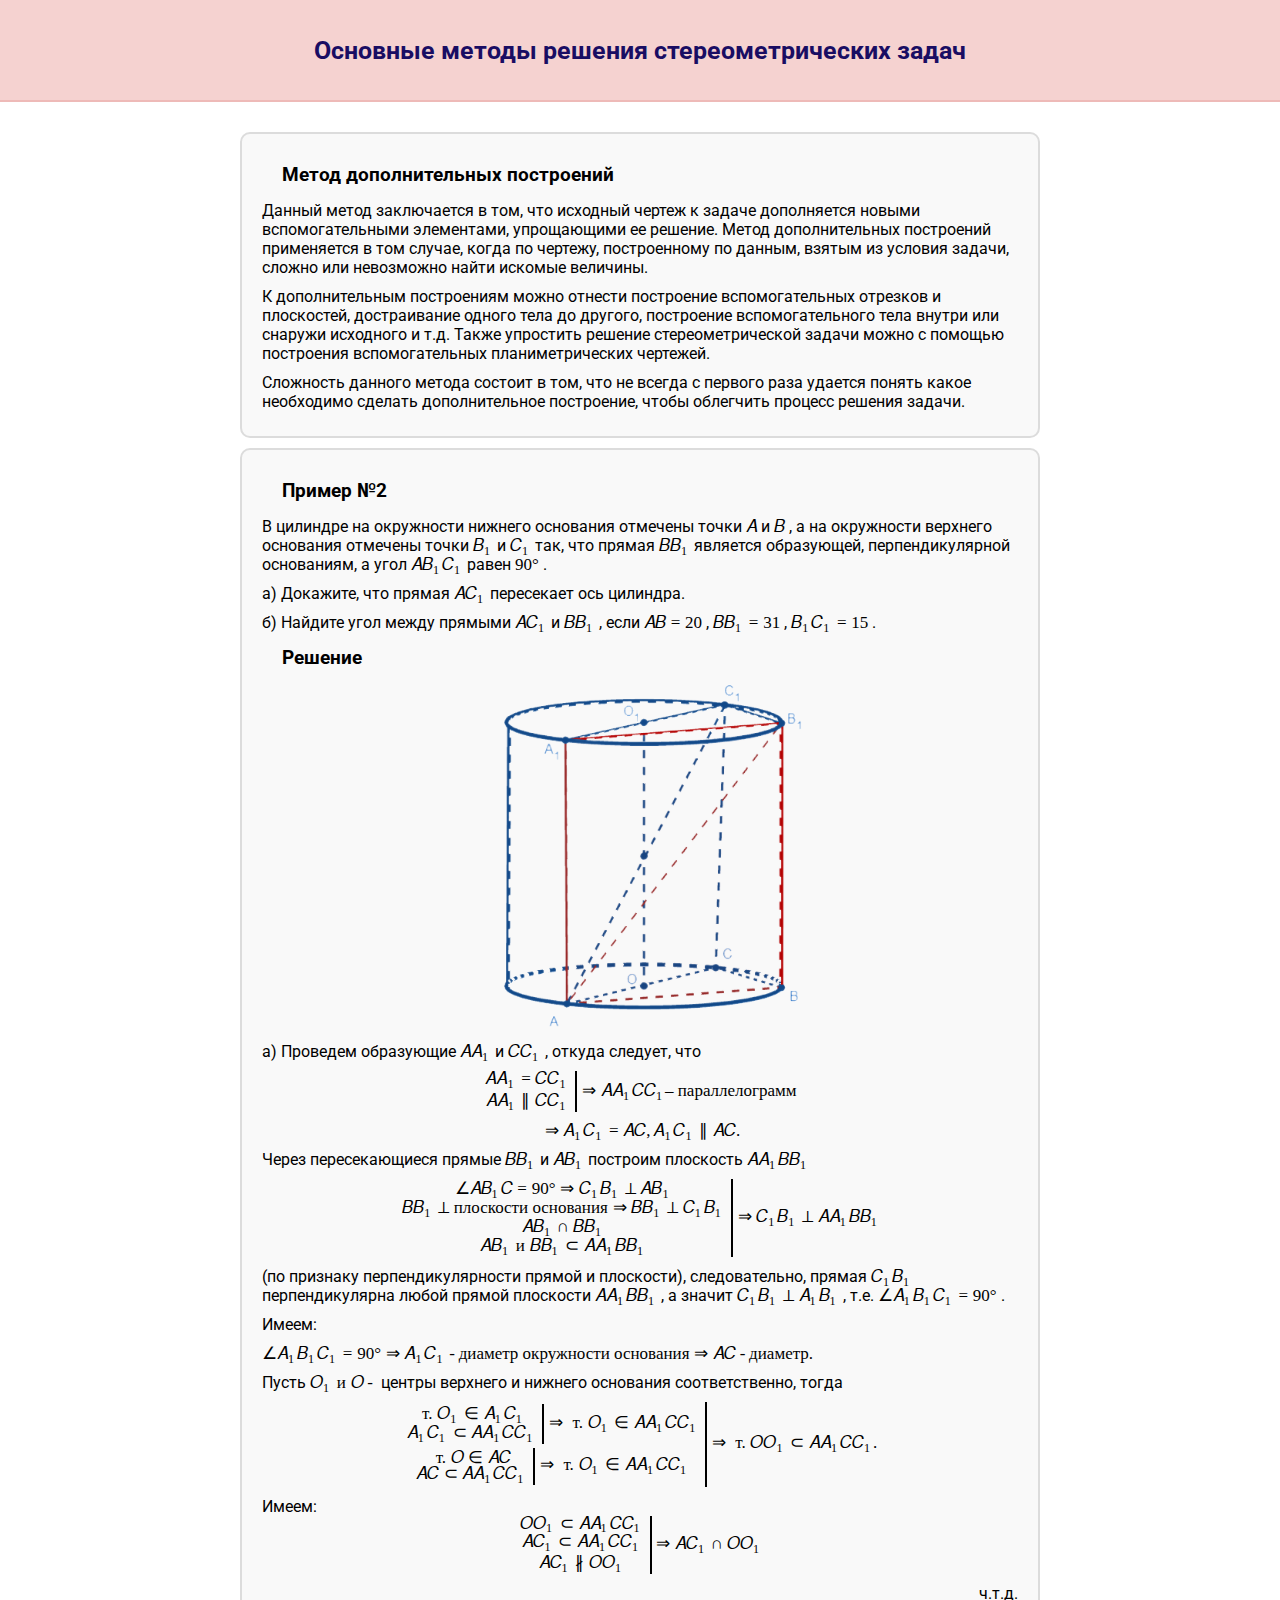
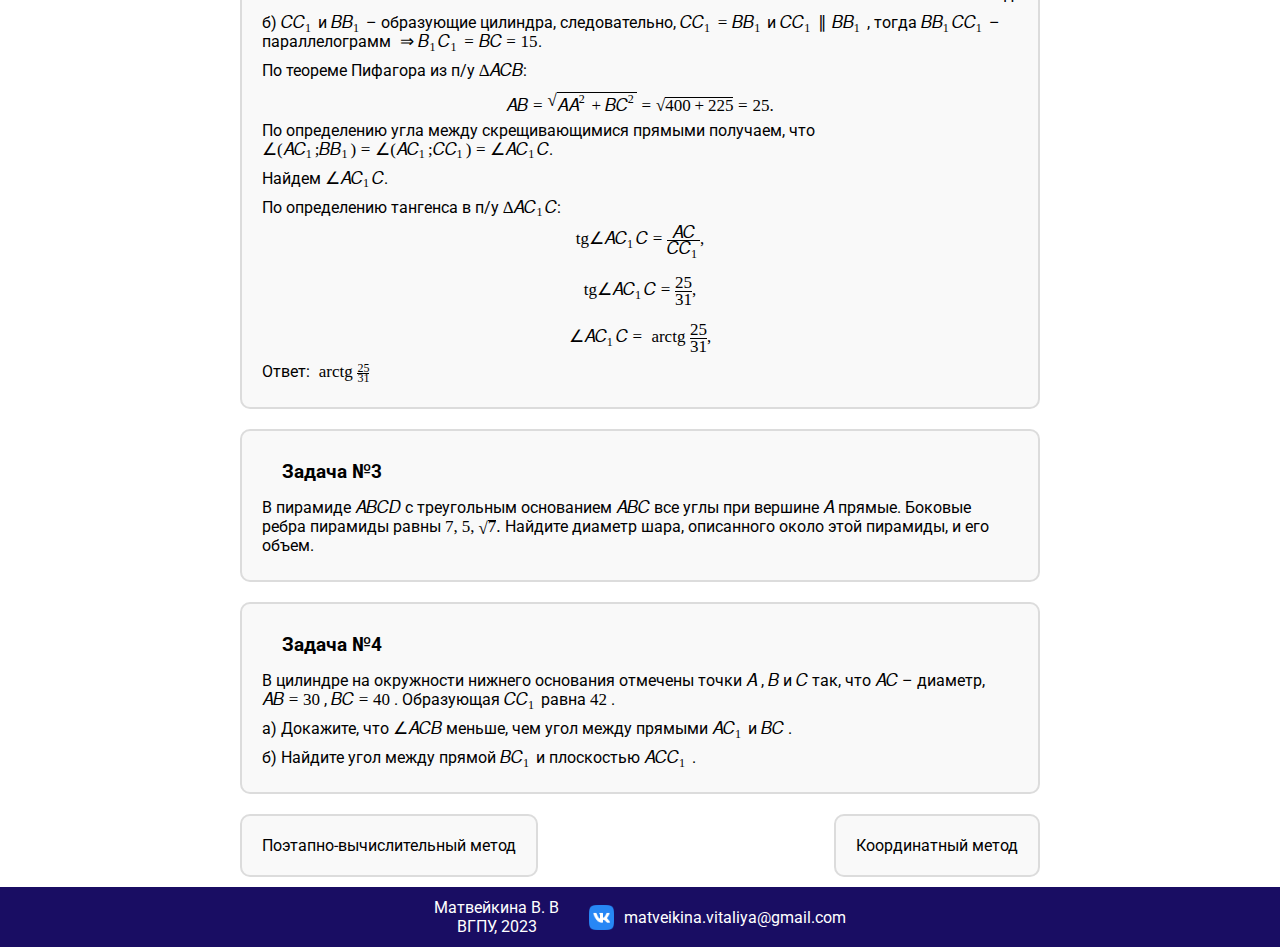
<file: method_of_additional_constructions.html>
<!DOCTYPE html>
<html>

<head>
    <meta charset="UTF-8">
    <title>Методы решения стереометрических задач</title>
    <link rel="stylesheet" href="css/style.css">
    <link rel="preconnect" href="https://fonts.googleapis.com">
    <link rel="preconnect" href="https://fonts.gstatic.com" crossorigin>
    <link href="https://fonts.googleapis.com/css2?family=Roboto:ital,wght@0,400;0,500;0,700;1,300;1,400&display=swap"
        rel="stylesheet">
    </style>
    <meta name="viewport" content="width=device-width, initial-scale=1.0">
</head>

<body>
    <div class="header">
        <p>Основные методы решения стереометрических задач</p>
    </div>
    <div class="method_main">
        <div class="descr_method">
            <h3>Метод дополнительных построений</h3>
            <p>Данный метод заключается в том, что исходный чертеж к задаче дополняется новыми вспомогательными
                элементами, упрощающими ее решение. Метод дополнительных построений применяется в том случае, когда по
                чертежу, построенному по данным, взятым из условия задачи, сложно или невозможно найти искомые величины.
            </p>
            <p>К дополнительным построениям можно отнести построение вспомогательных отрезков и плоскостей, достраивание
                одного тела до другого, построение вспомогательного тела внутри или снаружи исходного и т.д. Также
                упростить решение стереометрической задачи можно с помощью построения вспомогательных планиметрических
                чертежей.</p>
            <p>Сложность данного метода состоит в том, что не всегда с первого раза удается понять какое необходимо
                сделать дополнительное построение, чтобы облегчить процесс решения задачи.</p>
        </div>
        <div class="tasks">
            <div class="task">
                <h3>Пример №2</h3>
                <p>В цилиндре на окружности нижнего основания отмечены точки
                    <math>
                        <mi>A</mi>
                    </math>
                    и
                    <math>
                        <mi>B</mi>
                    </math>
                    , а на окружности верхнего основания
                    отмечены точки
                    <math>
                        <msub>
                            <mi>B</mi>
                            <mn>1</mn>
                        </msub>
                    </math>
                    и
                    <math>
                        <msub>
                            <mi>C</mi>
                            <mn>1</mn>
                        </msub>
                    </math>
                    так, что прямая
                    <math>
                        <msub>
                            <mrow>
                                <mi>B</mi>
                                <mi>B</mi>
                            </mrow>
                            <mn>1</mn>
                        </msub>
                    </math>
                    является образующей, перпендикулярной основаниям, а
                    угол
                    <math>
                        <msub>
                            <mrow>
                                <mi>A</mi>
                                <mi>B</mi>
                            </mrow>
                            <mn>1</mn>
                        </msub>
                        <msub>
                            <mrow>
                                <mi>C</mi>
                            </mrow>
                            <mn>1</mn>
                        </msub>
                    </math>
                    равен
                    <math>
                        <mn>90</mn>
                        <mi>°</mi>
                    </math>
                    .
                </p>
                <p>а) Докажите, что прямая
                    <math>
                        <msub>
                            <mrow>
                                <mi>A</mi>
                                <mi>C</mi>
                            </mrow>
                            <mn>1</mn>
                        </msub>
                    </math>
                    пересекает ось цилиндра.
                </p>
                <p>б) Найдите угол между прямыми
                    <math>
                        <msub>
                            <mrow>
                                <mi>A</mi>
                                <mi>C</mi>
                            </mrow>
                            <mn>1</mn>
                        </msub>
                    </math>
                    и
                    <math>
                        <msub>
                            <mrow>
                                <mi>B</mi>
                                <mi>B</mi>
                            </mrow>
                            <mn>1</mn>
                        </msub>
                    </math>
                    , если
                    <math>
                        <mi>A</mi>
                        <mi>B</mi>
                        <mo>=</mo>
                        <mn>20</mn>
                    </math>
                    ,
                    <math>
                        <msub>
                            <mrow>
                                <mi>B</mi>
                                <mi>B</mi>
                            </mrow>
                            <mn>1</mn>
                        </msub>
                        <mo>=</mo>
                        <mn>31</mn>
                    </math>
                    ,
                    <math>
                        <msub>
                            <mi>B</mi>
                            <mn>1</mn>
                        </msub>
                        <msub>
                            <mi>C</mi>
                            <mn>1</mn>
                        </msub>
                        <mo>=</mo>
                        <mn>15</mn>
                    </math>
                    .
                </p>
                <h3>Решение</h3>
                <div class="text_with_image">
                    <img src="upload/cube.png" alt="" class="img_in_txt">
                </div>
                <p>а) Проведем образующие
                    <math>
                        <msub>
                            <mrow>
                                <mi>A</mi>
                                <mi>A</mi>
                            </mrow>
                            <mn>1</mn>
                        </msub>
                    </math>
                    и
                    <math>
                        <msub>
                            <mrow>
                                <mi>C</mi>
                                <mi>C</mi>
                            </mrow>
                            <mn>1</mn>
                        </msub>
                    </math>
                    , откуда следует, что
                </p>
                <p>
                    <math display="block">
                        <mtable class="rigth_close">
                            <mtr>
                                <mtd>
                                    <msub>
                                        <mrow>
                                            <mi>A</mi>
                                            <mi>A</mi>
                                        </mrow>
                                        <mn>1</mn>
                                    </msub>
                                    <mo>=</mo>
                                    <msub>
                                        <mrow>
                                            <mi>C</mi>
                                            <mi>C</mi>
                                        </mrow>
                                        <mn>1</mn>
                                    </msub>
                                </mtd>
                            </mtr>
                            <mtr>
                                <mtd>
                                    <msub>
                                        <mrow>
                                            <mi>A</mi>
                                            <mi>A</mi>
                                        </mrow>
                                        <mn>1</mn>
                                    </msub>
                                    <mo>∥</mo>
                                    <msub>
                                        <mrow>
                                            <mi>C</mi>
                                            <mi>C</mi>
                                        </mrow>
                                        <mn>1</mn>
                                    </msub>
                                </mtd>
                            </mtr>
                        </mtable>
                        <mo>⇒</mo>
                        <msub>
                            <mrow>
                                <mi>A</mi>
                                <mi>A</mi>
                            </mrow>
                            <mn>1</mn>
                        </msub>
                        <msub>
                            <mrow>
                                <mi>C</mi>
                                <mi>C</mi>
                            </mrow>
                            <mn>1</mn>
                        </msub>
                        <mtext>– параллелограмм</mtext>
                    </math>
                </p>
                <p>
                    <math display="block">
                        <mo>⇒</mo>
                        <msub>
                            <mrow>
                                <mi>A</mi>
                            </mrow>
                            <mn>1</mn>
                        </msub>
                        <msub>
                            <mrow>
                                <mi>C</mi>
                            </mrow>
                            <mn>1</mn>
                        </msub>
                        <mo>=</mo>
                        <mi>A</mi>
                        <mi>C</mi>
                        <mo>,</mo>
                        <msub>
                            <mrow>
                                <mi>A</mi>
                            </mrow>
                            <mn>1</mn>
                        </msub>
                        <msub>
                            <mrow>
                                <mi>C</mi>
                            </mrow>
                            <mn>1</mn>
                        </msub>

                        <mo>∥</mo>
                        <mi>A</mi>
                        <mi>C</mi>
                        <mi>.</mi>
                    </math>
                </p>
                <p>
                    Через пересекающиеся прямые
                    <math>
                        <msub>
                            <mrow>
                                <mi>B</mi>
                                <mi>B</mi>
                            </mrow>
                            <mn>1</mn>
                        </msub>
                    </math>
                    и
                    <math>
                        <msub>
                            <mrow>
                                <mi>A</mi>
                                <mi>B</mi>
                            </mrow>
                            <mn>1</mn>
                        </msub>
                    </math>
                    построим плоскость
                    <math>
                        <msub>
                            <mrow>
                                <mi>A</mi>
                                <mi>A</mi>
                            </mrow>
                            <mn>1</mn>
                        </msub>
                        <msub>
                            <mrow>
                                <mi>B</mi>
                                <mi>B</mi>
                            </mrow>
                            <mn>1</mn>
                        </msub>
                    </math>

                </p>
                <p>
                    <math display="block">
                        <mtable class="rigth_close">
                            <mtr>
                                <mtd>
                                    <mo>&#8736</mo>
                                    <mi>A</mi>
                                    <msub>
                                        <mi>B</mi>
                                        <mn>1</mn>
                                    </msub>
                                    <mi>C</mi>
                                    <mo>=</mo>
                                    <mn>90</mn>
                                    <mi>°</mi>
                                    <mo>⇒</mo>
                                    <msub>
                                        <mi>C</mi>
                                        <mn>1</mn>
                                    </msub>
                                    <msub>
                                        <mi>B</mi>
                                        <mn>1</mn>
                                    </msub>
                                    <mo>&#10178</mo>
                                    <mi>A</mi>
                                    <msub>
                                        <mi>B</mi>
                                        <mn>1</mn>
                                    </msub>
                                </mtd>
                            </mtr>
                            <mtr>
                                <mtd>
                                    <mi>B</mi>
                                    <msub>
                                        <mi>B</mi>
                                        <mn>1</mn>
                                    </msub>
                                    <mo>&#10178</mo>
                                    <mtext>плоскости основания</mtext>
                                    <mo>⇒</mo>
                                    <mi>B</mi>
                                    <msub>
                                        <mi>B</mi>
                                        <mn>1</mn>
                                    </msub>
                                    <mo>&#10178</mo>
                                    <msub>
                                        <mi>C</mi>
                                        <mn>1</mn>
                                    </msub>
                                    <msub>
                                        <mi>B</mi>
                                        <mn>1</mn>
                                    </msub>
                                </mtd>
                            </mtr>
                            <mtr>
                                <mtd>
                                    <mi>A</mi>
                                    <msub>
                                        <mi>B</mi>
                                        <mn>1</mn>
                                    </msub>
                                    <mo>∩</mo>
                                    <mi>B</mi>
                                    <msub>
                                        <mi>B</mi>
                                        <mn>1</mn>
                                    </msub>
                                </mtd>
                            </mtr>
                            <mtr>
                                <mtd>
                                    <mi>A</mi>
                                    <msub>
                                        <mi>B</mi>
                                        <mn>1</mn>
                                    </msub>
                                    <mo>и</mo>
                                    <mi>B</mi>
                                    <msub>
                                        <mi>B</mi>
                                        <mn>1</mn>
                                    </msub>
                                    <mo>⊂</mo>
                                    <mi>A</mi>
                                    <msub>
                                        <mi>A</mi>
                                        <mn>1</mn>
                                    </msub>
                                    <mi>B</mi>
                                    <msub>
                                        <mi>B</mi>
                                        <mn>1</mn>
                                    </msub>
                                </mtd>
                            </mtr>
                        </mtable>
                        <mo>⇒</mo>
                        <msub>
                            <mi>C</mi>
                            <mn>1</mn>
                        </msub>
                        <msub>
                            <mi>B</mi>
                            <mn>1</mn>
                        </msub>
                        <mo>&#10178</mo>
                        <mi>A</mi>
                        <msub>
                            <mi>A</mi>
                            <mn>1</mn>
                        </msub>
                        <mi>B</mi>
                        <msub>
                            <mi>B</mi>
                            <mn>1</mn>
                        </msub>
                    </math>
                </p>
                <p>(по признаку перпендикулярности прямой и плоскости), следовательно, прямая
                    <math>
                        <msub>
                            <mi>C</mi>
                            <mn>1</mn>
                        </msub>
                        <msub>
                            <mi>B</mi>
                            <mn>1</mn>
                        </msub>
                    </math>
                    перпендикулярна
                    любой прямой плоскости
                    <math>
                        <mi>A</mi>
                        <msub>
                            <mi>A</mi>
                            <mn>1</mn>
                        </msub>
                        <mi>B</mi>
                        <msub>
                            <mi>B</mi>
                            <mn>1</mn>
                        </msub>
                    </math>
                    , а значит
                    <math>
                        <msub>
                            <mi>C</mi>
                            <mn>1</mn>
                        </msub>
                        <msub>
                            <mi>B</mi>
                            <mn>1</mn>
                        </msub>
                        <mo>&#10178</mo>
                        <msub>
                            <mi>A</mi>
                            <mn>1</mn>
                        </msub>
                        <msub>
                            <mi>B</mi>
                            <mn>1</mn>
                        </msub>
                    </math>
                    , т.е.
                    <math>
                        <mo>&#8736</mo>
                        <msub>
                            <mi>A</mi>
                            <mn>1</mn>
                        </msub>
                        <msub>
                            <mi>B</mi>
                            <mn>1</mn>
                        </msub>
                        <msub>
                            <mi>C</mi>
                            <mn>1</mn>
                        </msub>
                        <mo>=</mo>
                        <mn>90</mn>
                        <mi>°</mi>
                    </math>
                    .
                </p>
                <p>
                    Имеем:
                </p>
                <p>
                    <math>
                        <mo>&#8736</mo>
                        <msub>
                            <mi>A</mi>
                            <mn>1</mn>
                        </msub>
                        <msub>
                            <mi>B</mi>
                            <mn>1</mn>
                        </msub>
                        <msub>
                            <mi>C</mi>
                            <mn>1</mn>
                        </msub>
                        <mo>=</mo>
                        <mn>90</mn>
                        <mi>°</mi>
                        <mo>⇒</mo>
                        <msub>
                            <mi>A</mi>
                            <mn>1</mn>
                        </msub>
                        <msub>
                            <mi>C</mi>
                            <mn>1</mn>
                        </msub>
                        <mo>-</mo>
                        <mtext>диаметр окружности основания</mtext>
                        <mo>⇒</mo>
                        <mi>A</mi>
                        <mi>C</mi>
                        <mo>-</mo>
                        <mtext>диаметр.</mtext>
                    </math>
                </p>
                <p>
                    Пусть
                    <math>
                        <msub>
                            <mi>O</mi>
                            <mn>1</mn>
                        </msub>
                        <mo>и</mo>
                        <mi>O</mi>
                        <mo>-</mo>
                    </math>
                    центры верхнего и нижнего основания соответственно, тогда
                </p>
                <p>
                    <math display="block">
                        <mtable class="rigth_close">
                            <mtr>
                                <mtd>
                                    <mtable class="rigth_close">
                                        <mtr>
                                            <mtd>
                                                <mo>т.</mo>
                                                <msub>
                                                    <mi>O</mi>
                                                    <mn>1</mn>
                                                </msub>
                                                <mo>∈</mo>
                                                <msub>
                                                    <mi>A</mi>
                                                    <mn>1</mn>
                                                </msub>
                                                <msub>
                                                    <mi>C</mi>
                                                    <mn>1</mn>
                                                </msub>
                                            </mtd>
                                        </mtr>
                                        <mtr>
                                            <mtd>
                                                <msub>
                                                    <mi>A</mi>
                                                    <mn>1</mn>
                                                </msub>
                                                <msub>
                                                    <mi>C</mi>
                                                    <mn>1</mn>
                                                </msub>
                                                <mo>⊂</mo>
                                                <mi>A</mi>
                                                <msub>
                                                    <mi>A</mi>
                                                    <mn>1</mn>
                                                </msub>
                                                <mi>C</mi>
                                                <msub>
                                                    <mi>C</mi>
                                                    <mn>1</mn>
                                                </msub>
                                            </mtd>
                                        </mtr>
                                    </mtable>
                                    <mo>⇒</mo>
                                    <mo>т.</mo>
                                    <msub>
                                        <mi>O</mi>
                                        <mn>1</mn>
                                    </msub>
                                    <mo>∈</mo>
                                    <mi>A</mi>
                                    <msub>
                                        <mi>A</mi>
                                        <mn>1</mn>
                                    </msub>
                                    <mi>C</mi>
                                    <msub>
                                        <mi>C</mi>
                                        <mn>1</mn>
                                    </msub>
                                </mtd>
                            </mtr>
                            <mtr>
                                <mtd>
                                    <mtable class="rigth_close">
                                        <mtr>
                                            <mtd>
                                                <mo>т.</mo>
                                                <mi>O</mi>
                                                <mo>∈</mo>
                                                <mi>A</mi>
                                                <mi>C</mi>
                                            </mtd>
                                        </mtr>
                                        <mtr>
                                            <mtd>
                                                <mi>A</mi>
                                                <mi>C</mi>
                                                <mo>⊂</mo>
                                                <mi>A</mi>
                                                <msub>
                                                    <mi>A</mi>
                                                    <mn>1</mn>
                                                </msub>
                                                <mi>C</mi>
                                                <msub>
                                                    <mi>C</mi>
                                                    <mn>1</mn>
                                                </msub>
                                            </mtd>
                                        </mtr>
                                    </mtable>
                                    <mo>⇒</mo>
                                    <mo>т.</mo>
                                    <msub>
                                        <mi>O</mi>
                                        <mn>1</mn>
                                    </msub>
                                    <mo>∈</mo>
                                    <mi>A</mi>
                                    <msub>
                                        <mi>A</mi>
                                        <mn>1</mn>
                                    </msub>
                                    <mi>C</mi>
                                    <msub>
                                        <mi>C</mi>
                                        <mn>1</mn>
                                    </msub>
                                </mtd>
                            </mtr>
                        </mtable>
                        <mo>⇒</mo>
                        <mo>т.</mo>
                        <mi>O</mi>
                        <msub>
                            <mi>O</mi>
                            <mn>1</mn>
                        </msub>
                        <mo>⊂</mo>
                        <mi>A</mi>
                        <msub>
                            <mi>A</mi>
                            <mn>1</mn>
                        </msub>
                        <mi>C</mi>
                        <msub>
                            <mi>C</mi>
                            <mn>1</mn>
                        </msub>
                        <mi>.</mi>
                    </math>
                </p>
                <p>
                    Имеем:
                    <math display="block">
                        <mtable class="rigth_close">
                            <mtr>
                                <mtd>
                                    <mi>O</mi>
                                    <msub>
                                        <mi>O</mi>
                                        <mn>1</mn>
                                    </msub>
                                    <mo>⊂</mo>
                                    <mi>A</mi>
                                    <msub>
                                        <mi>A</mi>
                                        <mn>1</mn>
                                    </msub>
                                    <mi>C</mi>
                                    <msub>
                                        <mi>C</mi>
                                        <mn>1</mn>
                                    </msub>
                                </mtd>
                            </mtr>
                            <mtr>
                                <mtd>
                                    <mi>A</mi>
                                    <msub>
                                        <mi>C</mi>
                                        <mn>1</mn>
                                    </msub>
                                    <mo>⊂</mo>
                                    <mi>A</mi>
                                    <msub>
                                        <mi>A</mi>
                                        <mn>1</mn>
                                    </msub>
                                    <mi>C</mi>
                                    <msub>
                                        <mi>C</mi>
                                        <mn>1</mn>
                                    </msub>
                                </mtd>
                            </mtr>
                            <mtr>
                                <mtd>
                                    <mi>A</mi>
                                    <msub>
                                        <mi>C</mi>
                                        <mn>1</mn>
                                    </msub>
                                    <mo>&#8742</mo>
                                    <mi>O</mi>
                                    <msub>
                                        <mi>O</mi>
                                        <mn>1</mn>
                                    </msub>
                                </mtd>
                            </mtr>
                        </mtable>
                        <mo>⇒</mo>
                        <mi>A</mi>
                        <msub>
                            <mi>C</mi>
                            <mn>1</mn>
                        </msub>
                        <mo>∩</mo>
                        <mi>O</mi>
                        <msub>
                            <mi>O</mi>
                            <mn>1</mn>
                        </msub>
                    </math>
                </p>
                <p class="ctd">ч.т.д.</p>
                <p>б)
                    <math>
                        <mi>C</mi>
                        <msub>
                            <mi>C</mi>
                            <mn>1</mn>
                        </msub>
                    </math>
                    и
                    <math>
                        <mi>B</mi>
                        <msub>
                            <mi>B</mi>
                            <mn>1</mn>
                        </msub>
                    </math>
                    – образующие цилиндра, следовательно,
                    <math>
                        <mi>C</mi>
                        <msub>
                            <mi>C</mi>
                            <mn>1</mn>
                        </msub>
                        <mo>=</mo>
                        <mi>B</mi>
                        <msub>
                            <mi>B</mi>
                            <mn>1</mn>
                        </msub>
                    </math>
                    и
                    <math>
                        <mi>C</mi>
                        <msub>
                            <mi>C</mi>
                            <mn>1</mn>
                        </msub>
                        <mo>∥</mo>
                        <mi>B</mi>
                        <msub>
                            <mi>B</mi>
                            <mn>1</mn>
                        </msub>
                    </math>
                    , тогда
                    <math>
                        <mi>B</mi>
                        <msub>
                            <mi>B</mi>
                            <mn>1</mn>
                        </msub>
                        <mi>C</mi>
                        <msub>
                            <mi>C</mi>
                            <mn>1</mn>
                        </msub>
                    </math>
                    – параллелограмм
                    <math>
                        <mo>⇒</mo>
                        <msub>
                            <mi>B</mi>
                            <mn>1</mn>
                        </msub>
                        <msub>
                            <mi>C</mi>
                            <mn>1</mn>
                        </msub>
                        <mo>=</mo>
                        <mi>B</mi>
                        <mi>C</mi>
                        <mo>=</mo>
                        <mn>15</mn>
                    </math>.
                </p>
                <p>
                    По теореме Пифагора из п/у
                    <math>
                        <mi>∆</mi>
                        <mi>A</mi>
                        <mi>C</mi>
                        <mi>B</mi>
                    </math>:
                </p>
                <p>
                    <math display="block">
                        <mi>A</mi>
                        <mi>B</mi>
                        <mo>=</mo>
                        <msqrt>
                            <mrow>
                                <mi>A</mi>
                                <msup>
                                    <mi>A</mi>
                                    <mn>2</mn>
                                </msup>
                                <mo>+</mo>
                                <mi>B</mi>
                                <msup>
                                    <mi>C</mi>
                                    <mn>2</mn>
                                </msup>
                            </mrow>
                        </msqrt>
                        <mo>=</mo>
                        <msqrt>
                            <mrow>
                                <mn>400</mn>
                                <mo>+</mo>
                                <mn>225</mn>
                            </mrow>
                        </msqrt>
                        <mo>=</mo>
                        <mn>25</mn>
                        <mi>.</mi>
                    </math>
                </p>
                <p>
                    По определению угла между скрещивающимися прямыми получаем, что
                    <math>
                        <mi>∠</mi>
                        <mi>(</mi>
                        <mi>A</mi>
                        <msub>
                            <mi>C</mi>
                            <mn>1</mn>
                        </msub>
                        <mi>;</mi>
                        <mi>B</mi>
                        <msub>
                            <mi>B</mi>
                            <mn>1</mn>
                        </msub>
                        <mi>)</mi>
                        <mo>=</mo>
                        <mi>∠</mi>
                        <mi>(</mi>
                        <mi>A</mi>
                        <msub>
                            <mi>C</mi>
                            <mn>1</mn>
                        </msub>
                        <mi>;</mi>
                        <mi>C</mi>
                        <msub>
                            <mi>C</mi>
                            <mn>1</mn>
                        </msub>
                        <mi>)</mi>
                        <mo>=</mo>
                        <mi>∠</mi>
                        <mi>A</mi>
                        <msub>
                            <mi>C</mi>
                            <mn>1</mn>
                        </msub>
                        <mi>C</mi>
                    </math>.
                </p>
                <p>
                    Найдем
                    <math>
                        <mi>∠</mi>
                        <mi>A</mi>
                        <msub>
                            <mi>C</mi>
                            <mn>1</mn>
                        </msub>
                        <mi>C</mi>
                    </math>.
                </p>
                <p>
                    По определению тангенса в п/у
                    <math>
                        <mi>∆</mi>
                        <mi>A</mi>
                        <msub>
                            <mi>C</mi>
                            <mn>1</mn>
                        </msub>
                        <mi>C</mi>
                    </math>:
                </p>
                <p>
                    <math display="block">
                        <mi>tg</mi>
                        <mi>∠</mi>
                        <mi>A</mi>
                        <msub>
                            <mi>C</mi>
                            <mn>1</mn>
                        </msub>
                        <mi>C</mi>
                        <mo>=</mo>
                        <mfrac>
                            <mrow>
                                <mi>A</mi>
                                <mi>C</mi>
                            </mrow>
                            <mrow>
                                <mi>C</mi>
                                <msub>
                                    <mi>C</mi>
                                    <mn>1</mn>
                                </msub>
                            </mrow>
                        </mfrac>
                        <mi>,</mi>
                    </math>
                    <br>
                    <math display="block">
                        <mi>tg</mi>
                        <mi>∠</mi>
                        <mi>A</mi>
                        <msub>
                            <mi>C</mi>
                            <mn>1</mn>
                        </msub>
                        <mi>C</mi>
                        <mo>=</mo>
                        <mfrac>
                            <mrow>
                                <mn>25</mn>
                            </mrow>
                            <mrow>
                                <mn>31</mn>
                            </mrow>
                        </mfrac>
                        <mi>,</mi>
                    </math>
                    <br>
                    <math display="block">
                        <mi>∠</mi>
                        <mi>A</mi>
                        <msub>
                            <mi>C</mi>
                            <mn>1</mn>
                        </msub>
                        <mi>C</mi>
                        <mo>=</mo>
                        <mo>arctg</mo>
                        <mfrac>
                            <mrow>
                                <mn>25</mn>
                            </mrow>
                            <mrow>
                                <mn>31</mn>
                            </mrow>
                        </mfrac>
                        <mi>,</mi>
                    </math>
                </p>
                <p>
                    Ответ:
                    <math>
                        <mo>arctg</mo>
                        <mfrac>
                            <mn>25</mn>
                            <mn>31</mn>
                        </mfrac>
                    </math>
                </p>

            </div>
        </div>
        <div class="tasks">
            <div class="task">
                <h3>Задача №3</h3>
                <p>
                    В пирамиде
                    <math>
                        <mi>A</mi>
                        <mi>B</mi>
                        <mi>C</mi>
                        <mi>D</mi>
                    </math>
                    с треугольным основанием
                    <math>
                        <mi>A</mi>
                        <mi>B</mi>
                        <mi>C</mi>
                    </math>
                    все углы при вершине
                    <math>
                        <mi>A</mi>
                    </math>
                    прямые. Боковые ребра пирамиды
                    равны
                    <math>
                        <mn>7</mn>
                        <mi>,</mi>
                    </math>

                    <math>
                        <mn>5</mn>
                        <mi>,</mi>
                    </math>

                    <math>
                        <msqrt>
                            <mn>7</mn>
                        </msqrt>
                        <mi>.</mi>
                    </math>
                    Найдите диаметр шара, описанного около этой пирамиды, и его объем.
                </p>
            </div>
            <div class="task">
                <h3>Задача №4</h3>
                <p>В цилиндре на окружности нижнего основания отмечены точки
                    <math>
                        <mi>A</mi>
                    </math>
                    ,
                    <math>
                        <mi>B</mi>
                    </math>
                    и
                    <math>
                        <mi>C</mi>
                    </math>
                    так, что
                    <math>
                        <mi>A</mi>
                        <mi>C</mi>
                    </math>
                    – диаметр,
                    <math>
                        <mi>A</mi>
                        <mi>B</mi>
                        <mo>=</mo>
                        <mn>30</mn>
                    </math>
                    ,
                    <math>
                        <mi>B</mi>
                        <mi>C</mi>
                        <mo>=</mo>
                        <mn>40</mn>
                    </math>
                    . Образующая
                    <math>
                        <mi>C</mi>
                        <msub>
                            <mi>C</mi>
                            <mn>1</mn>
                        </msub>
                    </math>
                    равна
                    <math>
                        <mn>42</mn>
                    </math>
                    .
                </p>
                <p>а) Докажите, что
                    <math>
                        <mi>∠</mi>
                        <mi>A</mi>
                        <mi>C</mi>
                        <mi>B</mi>
                    </math>
                    меньше, чем угол между прямыми
                    <math>
                        <mi>A</mi>
                        <msub>
                            <mi>C</mi>
                            <mn>1</mn>
                        </msub>
                    </math>
                    и
                    <math>
                        <mi>B</mi>
                        <mi>C</mi>
                    </math>
                    .
                </p>
                <p>б) Найдите угол между прямой
                    <math>
                        <mi>B</mi>
                        <msub>
                            <mi>C</mi>
                            <mn>1</mn>
                        </msub>
                    </math>
                    и плоскостью
                    <math>
                        <mi>A</mi>
                        <mi>C</mi>
                        <msub>
                            <mi>C</mi>
                            <mn>1</mn>
                        </msub>
                    </math>
                    .
                </p>
            </div>
        </div>

        <div class="next_prev">
            <div class="prev">
                <a href="step_by_step_computational_method.html">Поэтапно-вычислительный метод</a>
            </div>
            <div class="next">
                <a href="coordinate_method.html">Координатный метод</a>
            </div>
        </div>
    </div>

    <div class="footer">
        <div class="footer_contacts">
            <div class="initials">
                <div class="fio">Матвейкина В. В</div>
                <div class="vgpu">ВГПУ, 2023</div>
            </div>
            <div class="contacts">
                <a href="https://vk.com/vmatveikina" class="vk" target="_blank"></a>
                <p>matveikina.vitaliya@gmail.com</p>
                <!-- <a href="https://mail.google.com/mail/?view=cm&fs=1&to=matveykina@gmail.com" class="mail" -->
                    <!-- target="_blank"></a> -->
            </div>
        </div>
    </div>
</body>

</html>
</file>
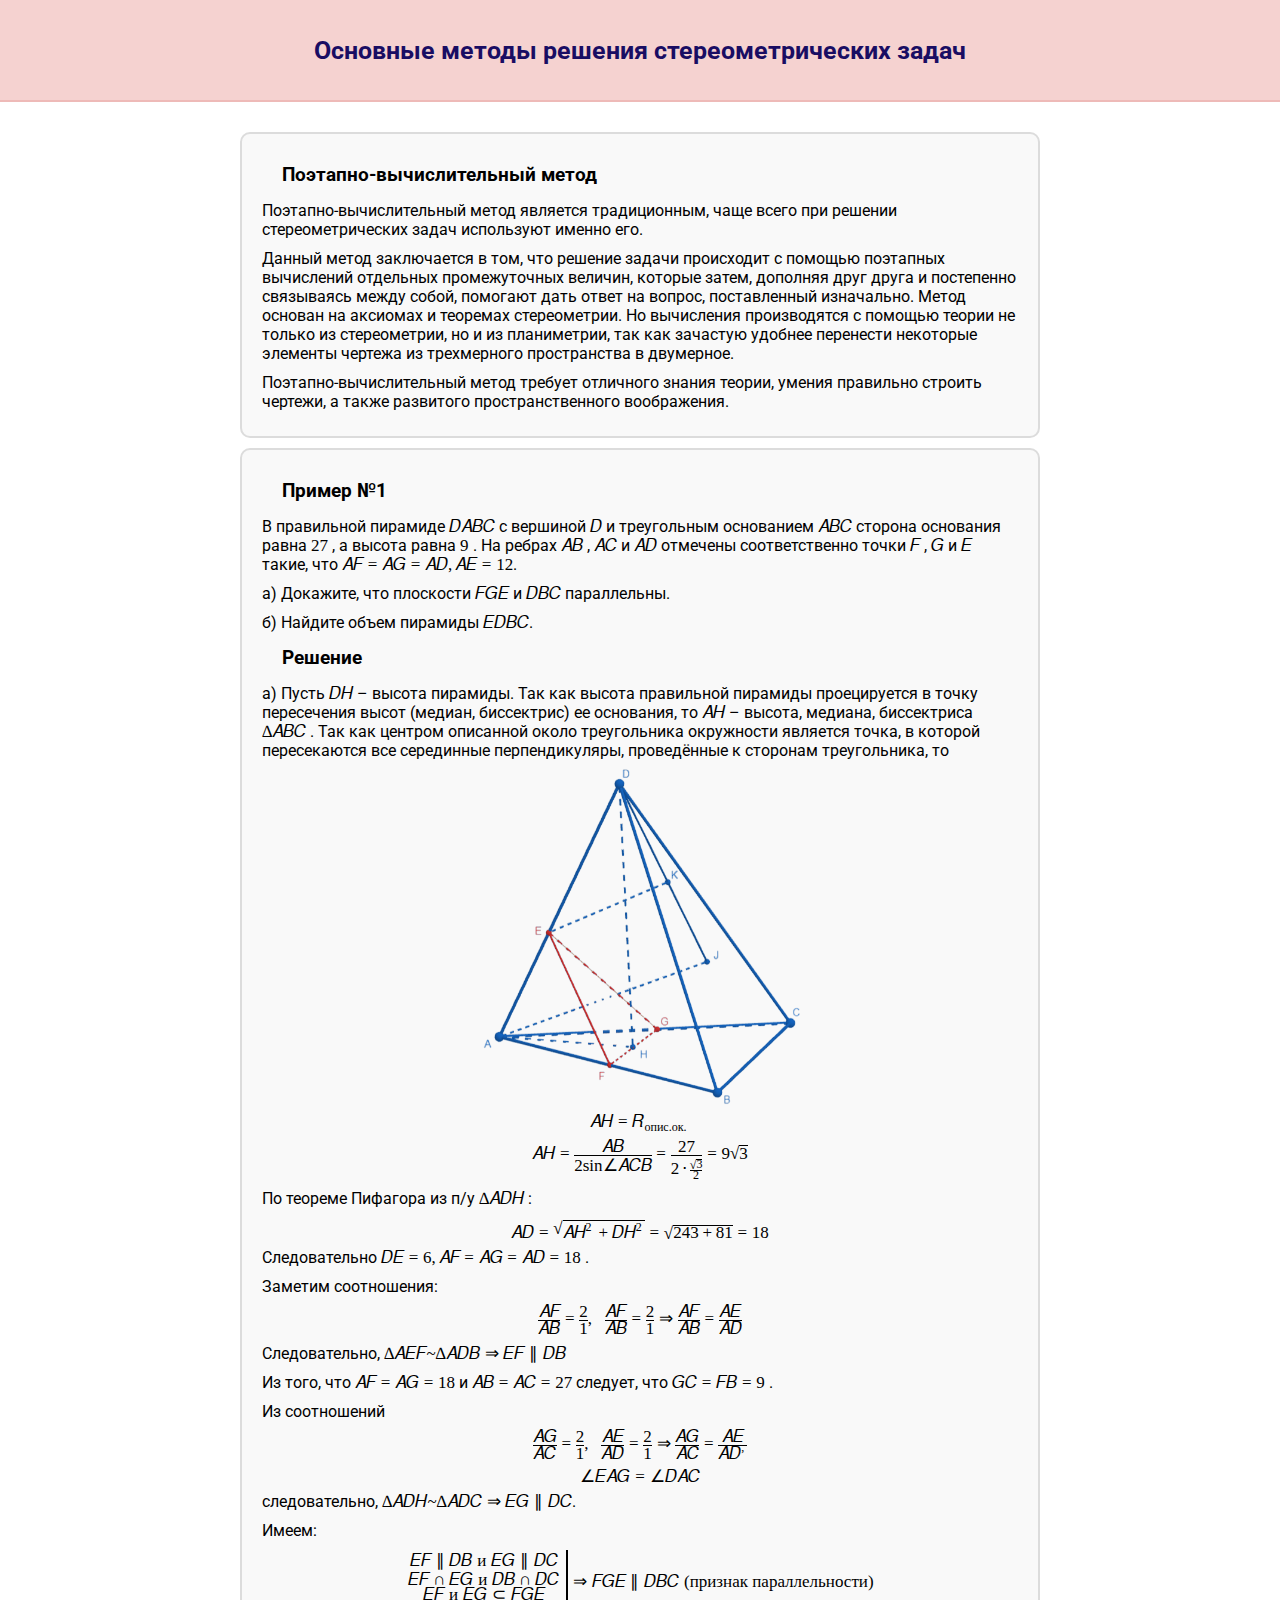
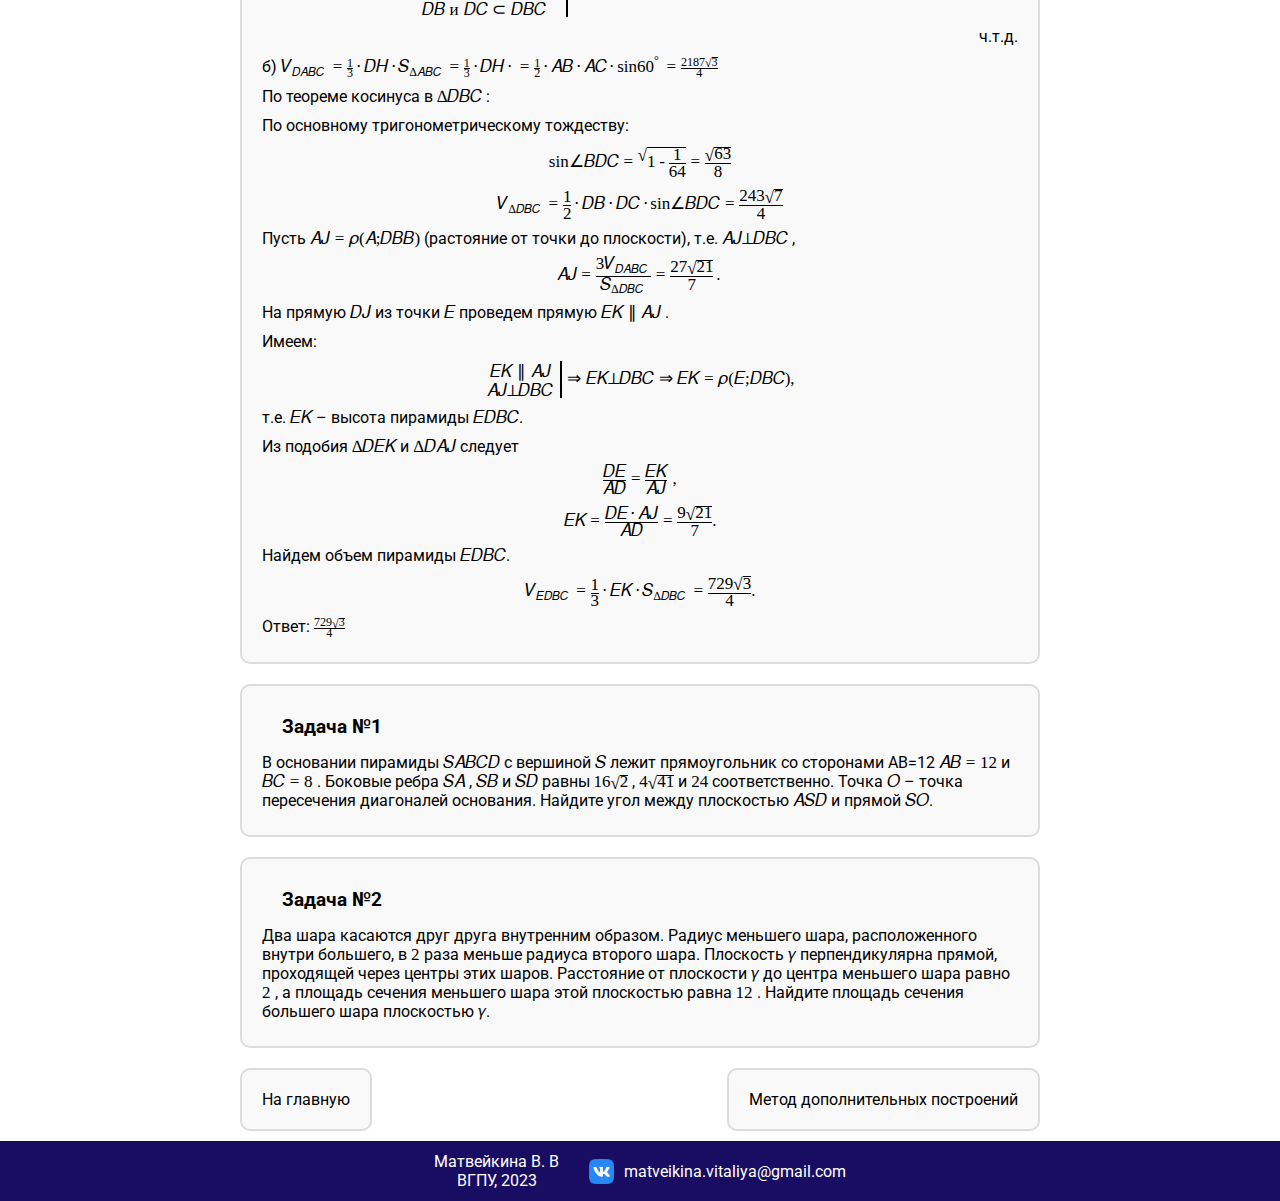
<file: step_by_step_computational_method.html>
<!DOCTYPE html>
<html>

<head>
    <meta charset="UTF-8">
    <title>Методы решения стереометрических задач</title>
    <link rel="stylesheet" href="css/style.css">
    <link rel="preconnect" href="https://fonts.googleapis.com">
    <link rel="preconnect" href="https://fonts.gstatic.com" crossorigin>
    <link href="https://fonts.googleapis.com/css2?family=Roboto:ital,wght@0,400;0,500;0,700;1,300;1,400&display=swap"
        rel="stylesheet">
    </style>
    <meta name="viewport" content="width=device-width, initial-scale=1.0">
</head>

<body>
    <div class="header">
        <p>Основные методы решения стереометрических задач</p>
    </div>
    <div class="method_main">
        <div class="descr_method">
            <h3>Поэтапно-вычислительный метод</h3>
            <p>Поэтапно-вычислительный метод является традиционным, чаще всего при решении стереометрических задач
                используют именно его.</p>
            <p>Данный метод заключается в том, что решение задачи происходит с помощью поэтапных вычислений отдельных
                промежуточных величин, которые затем, дополняя друг друга и постепенно связываясь между собой, помогают
                дать ответ на вопрос, поставленный изначально. Метод основан на аксиомах и теоремах стереометрии. Но
                вычисления производятся с помощью теории не только из стереометрии, но и из планиметрии, так как
                зачастую удобнее перенести некоторые элементы чертежа из трехмерного пространства в двумерное.</p>
            <p>Поэтапно-вычислительный метод требует отличного знания теории, умения правильно строить чертежи, а также
                развитого пространственного воображения.</p>
        </div>
        <div class="tasks">
            <div class="task">
                <h3>Пример №1</h3>
                <p>В правильной пирамиде
                    <math display="inline">
                        <mi>D</mi>
                        <mi>A</mi>
                        <mi>B</mi>
                        <mi>C</mi>
                    </math>
                    с вершиной
                    <math display="inline">
                        <mi>D</mi>
                    </math>
                    и треугольным основанием
                    <math display="inline">
                        <mi>A</mi>
                        <mi>B</mi>
                        <mi>C</mi>
                    </math>
                    сторона основания равна
                    <math display="inline">
                        <mn>27</mn>
                    </math>
                    , а высота равна
                    <math display="inline">
                        <mn>9</mn>
                    </math>
                    . На ребрах
                    <math display="inline">
                        <mi>A</mi>
                        <mi>B</mi>
                    </math>
                    ,
                    <math display="inline">
                        <mi>A</mi>
                        <mi>C</mi>
                    </math>
                    и
                    <math display="inline">
                        <mi>A</mi>
                        <mi>D</mi>
                    </math>
                    отмечены соответственно точки
                    <math display="inline">
                        <mi>F</mi>
                    </math>
                    ,
                    <math display="inline">
                        <mi>G</mi>
                    </math>
                    и
                    <math display="inline">
                        <mi>E</mi>
                    </math>
                    такие, что
                    <math display="inline">
                        <mi>A</mi>
                        <mi>F</mi>
                        <mo>=</mo>
                        <mi>A</mi>
                        <mi>G</mi>
                        <mo>=</mo>
                        <mi>A</mi>
                        <mi>D</mi>
                        <mo>,</mo>
                        <mi>A</mi>
                        <mi>E</mi>
                        <mo>=</mo>
                        <mn>1</mn>
                        <mn>2</mn>
                    </math>.
                </p>
                <p>а) Докажите, что плоскости
                    <math display="inline">
                        <mi>F</mi>
                        <mi>G</mi>
                        <mi>E</mi>
                    </math>
                    и
                    <math display="inline">
                        <mi>D</mi>
                        <mi>B</mi>
                        <mi>C</mi>
                    </math>
                    параллельны.
                </p>
                <p>б) Найдите объем пирамиды
                    <math display="inline">
                        <mi>E</mi>
                        <mi>D</mi>
                        <mi>B</mi>
                        <mi>C</mi>
                    </math>.
                </p>
                <h3>Решение</h3>
                <div class="text_with_image">
                    <p>а) Пусть
                        <math display="inline">
                            <mi>D</mi>
                            <mi>H</mi>
                        </math>
                        – высота пирамиды. Так как высота правильной пирамиды проецируется в точку
                        пересечения
                        высот (медиан, биссектрис) ее основания, то
                        <math display="inline">
                            <mi>A</mi>
                            <mi>H</mi>
                        </math>
                        – высота, медиана, биссектриса
                        <math display="inline">
                            <mi>∆</mi>
                            <mi>A</mi>
                            <mi>B</mi>
                            <mi>C</mi>
                        </math>
                        .
                        Так как центром
                        описанной около треугольника окружности является точка, в которой пересекаются все серединные
                        перпендикуляры, проведённые к сторонам треугольника, то
                    </p>
                    <img src="upload/triangle1.png" alt="" class="triangle_img img_in_txt">
                </div>
                <p>
                    <math display="block">
                        <mi>A</mi>
                        <mi>H</mi>
                        <mo>=</mo>
                        <msub>
                            <mi>R</mi>
                            <ms>опис.ок.</ms>
                        </msub>
                    </math>
                </p>
                <p>
                    <math display="block">
                        <mi>A</mi>
                        <mi>H</mi>
                        <mo>=</mo>
                        <mfrac>
                            <mrow>
                                <mi>A</mi>
                                <mi>B</mi>
                            </mrow>
                            <mrow>
                                <mn>2</mn>
                                <mi>sin</mi>
                                <mi>&#8736</mi>
                                <mi>A</mi>
                                <mi>C</mi>
                                <mi>B</mi>
                            </mrow>
                        </mfrac>
                        <mo>=</mo>
                        <mfrac>
                            <mrow>
                                <mn>27</mn>
                            </mrow>
                            <mrow>
                                <mn>2</mn>
                                <mo>&#8901</mo>
                                <mfrac>
                                    <mrow>
                                        <msqrt>
                                            <mn>3</mn>
                                        </msqrt>
                                    </mrow>
                                    <mrow>
                                        <mn>2</mn>
                                    </mrow>
                                </mfrac>
                            </mrow>
                        </mfrac>
                        <mo>=</mo>
                        <mn>9</mn>
                        <msqrt>
                            <mn>3</mn>
                        </msqrt>

                    </math>
                </p>
                <p>По теореме Пифагора из п/у
                    <math display="inline">
                        <mi>∆</mi>
                        <mi>A</mi>
                        <mi>D</mi>
                        <mi>H</mi>
                    </math>
                    :
                </p>
                <p>
                    <math display="block">
                        <mi>A</mi>
                        <mi>D</mi>
                        <mo>=</mo>
                        <msqrt>
                            <msup>
                                <mrow>
                                    <mi>A</mi>
                                    <mi>H</mi>
                                </mrow>
                                <mn>2</mn>
                            </msup>
                            <mo>+</mo>
                            <msup>
                                <mrow>
                                    <mi>D</mi>
                                    <mi>H</mi>
                                </mrow>
                                <mn>2</mn>
                            </msup>
                        </msqrt>
                        <mo>=</mo>
                        <msqrt>
                            <mn>243</mn>
                            <mo>+</mo>
                            <mn>81</mn>
                        </msqrt>
                        <mo>=</mo>
                        <mn>18</mn>
                    </math>
                </p>
                <p>Следовательно
                    <math display="inline">
                        <mi>D</mi>
                        <mi>E</mi>
                        <mo>=</mo>
                        <mn>6</mn>
                        <mo>,</mo>
                        <mi>A</mi>
                        <mi>F</mi>
                        <mo>=</mo>
                        <mi>A</mi>
                        <mi>G</mi>
                        <mo>=</mo>
                        <mi>A</mi>
                        <mi>D</mi>
                        <mo>=</mo>
                        <mn>18</mn>
                    </math>
                    .
                </p>
                <p>Заметим соотношения:</p>
                <p>
                    <math display="block">
                        <mfrac>
                            <mrow>
                                <mi>A</mi>
                                <mi>F</mi>
                            </mrow>
                            <mrow>
                                <mi>A</mi>
                                <mi>B</mi>
                            </mrow>
                        </mfrac>
                        <mo>=</mo>
                        <mfrac>
                            <mn>2</mn>
                            <mn>1</mn>
                        </mfrac>
                        <mo>,</mo>
                        <mspace width="10px" height="10px"></mspace>
                        <mfrac>
                            <mrow>
                                <mi>A</mi>
                                <mi>F</mi>
                            </mrow>
                            <mrow>
                                <mi>A</mi>
                                <mi>B</mi>
                            </mrow>
                        </mfrac>
                        <mo>=</mo>
                        <mfrac>
                            <mn>2</mn>
                            <mn>1</mn>
                        </mfrac>
                        <mo>⇒</mo>
                        <mfrac>
                            <mrow>
                                <mi>A</mi>
                                <mi>F</mi>
                            </mrow>
                            <mrow>
                                <mi>A</mi>
                                <mi>B</mi>
                            </mrow>
                        </mfrac>
                        <mo>=</mo>
                        <mfrac>
                            <mrow>
                                <mi>A</mi>
                                <mi>E</mi>
                            </mrow>
                            <mrow>
                                <mi>A</mi>
                                <mi>D</mi>
                            </mrow>
                        </mfrac>
                    </math>
                </p>
                <p>Следовательно,
                    <math display="inline">
                        <mi>∆</mi>
                        <mi>A</mi>
                        <mi>E</mi>
                        <mi>F</mi>
                        <mo>~</mo>
                        <mi>∆</mi>
                        <mi>A</mi>
                        <mi>D</mi>
                        <mi>B</mi>
                        <mo>⇒</mo>
                        <mi>E</mi>
                        <mi>F</mi>
                        <mo>&#8741;</mo>
                        <mi>D</mi>
                        <mi>B</mi>
                    </math>
                </p>
                <p>Из того, что
                    <math display="inline">
                        <mi>A</mi>
                        <mi>F</mi>
                        <mo>=</mo>
                        <mi>A</mi>
                        <mi>G</mi>
                        <mo>=</mo>
                        <mn>18</mn>
                    </math>
                    и
                    <math display="inline">
                        <mi>A</mi>
                        <mi>B</mi>
                        <mo>=</mo>
                        <mi>A</mi>
                        <mi>C</mi>
                        <mo>=</mo>
                        <mn>27</mn>
                    </math>
                    следует, что
                    <math display="inline">
                        <mi>G</mi>
                        <mi>C</mi>
                        <mo>=</mo>
                        <mi>F</mi>
                        <mi>B</mi>
                        <mo>=</mo>
                        <mn>9</mn>
                    </math>
                    .
                </p>
                <p>Из соотношений</p>
                <p>
                    <math display="block">
                        <mfrac>
                            <mrow>
                                <mi>A</mi>
                                <mi>G</mi>
                            </mrow>
                            <mrow>
                                <mi>A</mi>
                                <mi>C</mi>
                            </mrow>
                        </mfrac>
                        <mo>=</mo>
                        <mfrac>
                            <mn>2</mn>
                            <mn>1</mn>
                        </mfrac>
                        <mo>,</mo>
                        <mspace width="10px" height="10px"></mspace>
                        <mfrac>
                            <mrow>
                                <mi>A</mi>
                                <mi>E</mi>
                            </mrow>
                            <mrow>
                                <mi>A</mi>
                                <mi>D</mi>
                            </mrow>
                        </mfrac>
                        <mo>=</mo>
                        <mfrac>
                            <mn>2</mn>
                            <mn>1</mn>
                        </mfrac>
                        <mo>⇒</mo>
                        <mfrac>
                            <mrow>
                                <mi>A</mi>
                                <mi>G</mi>
                            </mrow>
                            <mrow>
                                <mi>A</mi>
                                <mi>C</mi>
                            </mrow>
                        </mfrac>
                        <mo>=</mo>
                        <mfrac>
                            <mrow>
                                <mi>A</mi>
                                <mi>E</mi>
                            </mrow>
                            <mrow>
                                <mi>A</mi>
                                <msup>
                                    <mi>D</mi>
                                    <mi>,</mi>
                                </msup>
                            </mrow>
                        </mfrac>
                    </math>
                </p>
                <p>
                    <math display="block">
                        <mi>&#8736</mi>
                        <mi>E</mi>
                        <mi>A</mi>
                        <mi>G</mi>
                        <mo>=</mo>
                        <mi>&#8736</mi>
                        <mi>D</mi>
                        <mi>A</mi>
                        <mi>C</mi>
                    </math>
                </p>
                <p>следовательно, <math display="inline">
                        <mrow>
                            <mo>∆</mo>
                            <mi>A</mi>
                            <mi>D</mi>
                            <mi>H</mi>
                            <mo>~</mo>
                            <mo>∆</mo>
                            <mi>A</mi>
                            <mi>D</mi>
                            <mi>C</mi>
                            <mo>⇒</mo>
                            <mi>E</mi>
                            <mi>G</mi>
                            <mo>∥</mo>
                            <mi>D</mi>
                            <mi>C</mi>
                        </mrow>
                    </math>.</p>
                <p>Имеем:</p>
                <p>
                    <math display="block">
                        <mtable class="rigth_close">
                            <mtr>
                                <mtd>
                                    <mi>E</mi>
                                    <mi>F</mi>
                                    <mo>∥</mo>
                                    <mi>D</mi>
                                    <mi>B</mi>
                                    <mspace width="5px"></mspace>
                                    <ms>и</ms>
                                    <mspace width="5px"></mspace>
                                    <mi>E</mi>
                                    <mi>G</mi>
                                    <mo>∥</mo>
                                    <mi>D</mi>
                                    <mi>C</mi>
                                </mtd>
                            </mtr>
                            <mtr>
                                <mtd>
                                    <mi>E</mi>
                                    <mi>F</mi>
                                    <mo>∩</mo>
                                    <mi>E</mi>
                                    <mi>G</mi>
                                    <mspace width="5px"></mspace>
                                    <ms>и</ms>
                                    <mspace width="5px"></mspace>
                                    <mi>D</mi>
                                    <mi>B</mi>
                                    <mo>∩</mo>
                                    <mi>D</mi>
                                    <mi>C</mi>
                                </mtd>
                            </mtr>
                            <mtr>
                                <mtd>
                                    <mi>E</mi>
                                    <mi>F</mi>
                                    <mspace width="5px"></mspace>
                                    <ms>и</ms>
                                    <mspace width="5px"></mspace>
                                    <mi>E</mi>
                                    <mi>G</mi>
                                    <mo>&#x2282;</mo>
                                    <mi>F</mi>
                                    <mi>G</mi>
                                    <mi>E</mi>
                                </mtd>
                            </mtr>
                            <mtr>
                                <mtd>
                                    <mi>D</mi>
                                    <mi>B</mi>
                                    <mspace width="5px"></mspace>
                                    <ms>и</ms>
                                    <mspace width="5px"></mspace>
                                    <mi>D</mi>
                                    <mi>C</mi>
                                    <mo>&#x2282;</mo>
                                    <mi>D</mi>
                                    <mi>B</mi>
                                    <mi>C</mi>
                                </mtd>
                            </mtr>
                        </mtable>
                        <mo>⇒</mo>
                        <mi>F</mi>
                        <mi>G</mi>
                        <mi>E</mi>
                        <mo>∥</mo>
                        <mi>D</mi>
                        <mi>B</mi>
                        <mi>C</mi>
                        <mspace width="5px"></mspace>
                        <mtext>(признак параллельности)</mtext>
                    </math>
                </p>
                <p class="ctd">ч.т.д.</p>
                <p>б)
                    <math display="inline">
                        <msub>
                            <mi>V</mi>
                            <mrow>
                                <mi>D</mi>
                                <mi>A</mi>
                                <mi>B</mi>
                                <mi>C</mi>
                            </mrow>
                        </msub>
                        <mo>=</mo>
                        <mfrac>
                            <mrow>
                                <mn>1</mn>
                            </mrow>
                            <mrow>
                                <mn>3</mn>
                            </mrow>
                        </mfrac>
                        <mo>&#8901</mo>
                        <mi>D</mi>
                        <mi>H</mi>
                        <mo>&#8901</mo>
                        <msub>
                            <mi>S</mi>
                            <mrow>
                                <mo>∆</mo>
                                <mi>A</mi>
                                <mi>B</mi>
                                <mi>C</mi>
                            </mrow>
                        </msub>
                        <mo>=</mo>
                        <mfrac>
                            <mrow>
                                <mn>1</mn>
                            </mrow>
                            <mrow>
                                <mn>3</mn>
                            </mrow>
                        </mfrac>
                        <mo>&#8901</mo>
                        <mi>D</mi>
                        <mi>H</mi>
                        <mo>&#8901</mo>
                        <mo>=</mo>
                        <mfrac>
                            <mrow>
                                <mn>1</mn>
                            </mrow>
                            <mrow>
                                <mn>2</mn>
                            </mrow>
                        </mfrac>
                        <mo>&#8901</mo>
                        <mi>A</mi>
                        <mi>B</mi>
                        <mo>&#8901</mo>
                        <mi>A</mi>
                        <mi>C</mi>
                        <mo>&#8901</mo>
                        <mi>sin</mi>
                        <msup>
                            <mn>60</mn>
                            <mo>°</mo>
                        </msup>
                        <mo>=</mo>
                        <mfrac>
                            <mrow>
                                <mn>2187</mn>
                                <msqrt>
                                    <mn>3</mn>
                                </msqrt>
                            </mrow>
                            <mrow>
                                <mn>4</mn>
                            </mrow>
                        </mfrac>
                    </math>
                </p>
                <p>По теореме косинуса в
                    <math display="inline">
                        <mo>∆</mo>
                        <mi>D</mi>
                        <mi>B</mi>
                        <mi>C</mi>
                    </math>
                    :
                </p>
                <p>По основному тригонометрическому тождеству:</p>
                <p>
                    <math display="block">
                        <mi>sin</mi>
                        <mi>&#8736</mi>
                        <mi>B</mi>
                        <mi>D</mi>
                        <mi>C</mi>
                        <mo>=</mo>
                        <msqrt>
                            <mrow>
                                <mn>1</mn>
                                <mo>-</mo>
                                <mfrac>
                                    <mrow>
                                        <mn>1</mn>
                                    </mrow>
                                    <mrow>
                                        <mn>64</mn>
                                    </mrow>
                                </mfrac>
                            </mrow>
                        </msqrt>
                        <mo>=</mo>
                        <mfrac>
                            <mrow>
                                <msqrt>
                                    <mn>63</mn>
                                </msqrt>
                            </mrow>
                            <mrow>
                                <mn>8</mn>
                            </mrow>
                        </mfrac>
                    </math>
                </p>
                <p>
                    <math display="block">
                        <msub>
                            <mi>V</mi>
                            <mrow>
                                <mo>∆</mo>
                                <mi>D</mi>
                                <mi>B</mi>
                                <mi>C</mi>
                            </mrow>
                        </msub>
                        <mo>=</mo>
                        <mfrac>
                            <mrow>
                                <mn>1</mn>
                            </mrow>
                            <mrow>
                                <mn>2</mn>
                            </mrow>
                        </mfrac>
                        <mo>&#8901</mo>
                        <mi>D</mi>
                        <mi>B</mi>
                        <mo>&#8901</mo>
                        <mi>D</mi>
                        <mi>C</mi>
                        <mo>&#8901</mo>
                        <mi>sin</mi>
                        <mi>&#8736</mi>
                        <mi>B</mi>
                        <mi>D</mi>
                        <mi>C</mi>
                        <mo>=</mo>
                        <mfrac>
                            <mrow>
                                <mn>243</mn>
                                <msqrt>
                                    <mn>7</mn>
                                </msqrt>
                            </mrow>
                            <mrow>
                                <mn>4</mn>
                            </mrow>
                        </mfrac>
                    </math>
                </p>
                <p>Пусть
                    <math display="inline">
                        <mi>A</mi>
                        <mi>J</mi>
                        <mo>=</mo>
                        <mi>𝜌</mi>
                        <mi>(</mi>
                        <mi>A</mi>
                        <ms>;</ms>
                        <mi>D</mi>
                        <mi>B</mi>
                        <mi>B</mi>
                        <mi>)</mi>
                    </math>
                    (растояние от точки до плоскости), т.е.
                    <math display="inline">
                        <mi>A</mi>
                        <mi>J</mi>
                        <mi>&#10178</mi>
                        <mi>D</mi>
                        <mi>B</mi>
                        <mi>C</mi>
                    </math>
                    ,
                </p>
                <p>
                    <math display="block">
                        <mi>A</mi>
                        <mi>J</mi>
                        <mo>=</mo>
                        <mfrac>
                            <mrow>
                                <mn>3</mn>
                                <msub>
                                    <mi>V</mi>
                                    <mrow>
                                        <mi>D</mi>
                                        <mi>A</mi>
                                        <mi>B</mi>
                                        <mi>C</mi>
                                    </mrow>
                                </msub>
                            </mrow>
                            <mrow>
                                <msub>
                                    <mi>S</mi>
                                    <mrow>
                                        <mi>∆</mi>
                                        <mi>D</mi>
                                        <mi>B</mi>
                                        <mi>C</mi>
                                    </mrow>
                                </msub>
                            </mrow>
                        </mfrac>
                        <mo>=</mo>
                        <mfrac>
                            <mrow>
                                <mn>27</mn>
                                <msqrt>
                                    <mn>21</mn>
                                </msqrt>
                            </mrow>
                            <mrow>
                                <mn>7</mn>
                            </mrow>
                        </mfrac>
                        <mo>.</mo>
                    </math>
                </p>
                <p>На прямую
                    <math display="inline">
                        <mi>D</mi>
                        <mi>J</mi>
                    </math>
                    из точки
                    <math display="inline">
                        <mi>E</mi>
                    </math>
                    проведем прямую
                    <math display="inline">
                        <mi>E</mi>
                        <mi>K</mi>
                        <mo>∥</mo>
                        <mi>A</mi>
                        <mi>J</mi>
                    </math>
                    .
                </p>
                <p>Имеем:</p>
                <p>
                    <math display="block">
                        <mtable class="rigth_close">
                            <mtr>
                                <mtd>
                                    <mi>E</mi>
                                    <mi>K</mi>
                                    <mo>∥</mo>
                                    <mi>A</mi>
                                    <mi>J</mi>
                                </mtd>
                            </mtr>
                            <mtr>
                                <mtd>
                                    <mi>A</mi>
                                    <mi>J</mi>
                                    <mi>&#10178</mi>
                                    <mi>D</mi>
                                    <mi>B</mi>
                                    <mi>C</mi>
                                </mtd>
                            </mtr>
                        </mtable>
                        <mo>⇒</mo>
                        <mi>E</mi>
                        <mi>K</mi>
                        <mi>&#10178</mi>
                        <mi>D</mi>
                        <mi>B</mi>
                        <mi>C</mi>
                        <mo>⇒</mo>
                        <mi>E</mi>
                        <mi>K</mi>
                        <mo>=</mo>
                        <mi>𝜌</mi>
                        <mi>(</mi>
                        <mi>E</mi>
                        <mi>;</mi>
                        <mi>D</mi>
                        <mi>B</mi>
                        <mi>C</mi>
                        <mi>)</mi>
                        <mi>,</mi>
                    </math>
                </p>
                <p>т.е.
                    <math display="inline">
                        <mi>E</mi>
                        <mi>K</mi>
                    </math>
                    – высота пирамиды
                    <math display="inline">
                        <mi>E</mi>
                        <mi>D</mi>
                        <mi>B</mi>
                        <mi>C</mi>
                    </math>.
                </p>
                <p>
                    Из подобия
                    <math display="inline">
                        <mi>∆</mi>
                        <mi>D</mi>
                        <mi>E</mi>
                        <mi>K</mi>
                    </math>
                    и
                    <math display="inline">
                        <mi>∆</mi>
                        <mi>D</mi>
                        <mi>A</mi>
                        <mi>J</mi>
                    </math>
                    следует
                </p>
                <p>
                    <math display="block">
                        <mfrac>
                            <mrow>
                                <mi>D</mi>
                                <mi>E</mi>
                            </mrow>
                            <mrow>
                                <mi>A</mi>
                                <mi>D</mi>
                            </mrow>
                        </mfrac>
                        <mo>=</mo>
                        <mfrac>
                            <mrow>
                                <mi>E</mi>
                                <mi>K</mi>
                            </mrow>
                            <mrow>
                                <mi>A</mi>
                                <mi>J</mi>
                            </mrow>
                        </mfrac>
                        <mspace width="5px"></mspace>
                        <mi>,</mi>
                    </math>
                </p>
                <p>
                    <math display="block">
                        <mi>E</mi>
                        <mi>K</mi>
                        <mo>=</mo>
                        <mfrac>
                            <mrow>
                                <mi>D</mi>
                                <mi>E</mi>
                                <mo>&#8901</mo>
                                <mi>A</mi>
                                <mi>J</mi>
                            </mrow>
                            <mrow>
                                <mi>A</mi>
                                <mi>D</mi>
                            </mrow>
                        </mfrac>
                        <mo>=</mo>
                        <mfrac>
                            <mrow>
                                <mn>9</mn>
                                <msqrt>
                                    <mn>21</mn>
                                </msqrt>
                            </mrow>
                            <mrow>
                                <mn>7</mn>
                            </mrow>
                        </mfrac>
                        <mi>.</mi>
                    </math>
                </p>
                <p>Найдем объем пирамиды
                    <math display="inline">
                        <mi>E</mi>
                        <mi>D</mi>
                        <mi>B</mi>
                        <mi>C</mi>
                    </math>.
                </p>
                <p>
                    <math display="block">
                        <msub>
                            <mi>V</mi>
                            <mrow>
                                <mi>E</mi>
                                <mi>D</mi>
                                <mi>B</mi>
                                <mi>C</mi>
                            </mrow>
                        </msub>
                        <mo>=</mo>
                        <mfrac>
                            <mn>1</mn>
                            <mn>3</mn>
                        </mfrac>
                        <mo>&#8901</mo>
                        <mi>E</mi>
                        <mi>K</mi>
                        <mo>&#8901</mo>
                        <msub>
                            <mi>S</mi>
                            <mrow>
                                <mi>∆</mi>
                                <mi>D</mi>
                                <mi>B</mi>
                                <mi>C</mi>
                            </mrow>
                        </msub>
                        <mo>=</mo>
                        <mfrac>
                            <mrow>
                                <mn>729</mn>
                                <msqrt>
                                    <mn>3</mn>
                                </msqrt>
                            </mrow>
                            <mrow>
                                <mn>4</mn>
                            </mrow>
                        </mfrac>
                        <mi>.</mi>
                    </math>
                </p>
                <p>Ответ:
                    <math display="inline">
                        <mfrac>
                            <mrow>
                                <mn>729</mn>
                                <msqrt>
                                    <mn>3</mn>
                                </msqrt>
                            </mrow>
                            <mrow>
                                <mn>4</mn>
                            </mrow>
                        </mfrac>
                    </math>
                </p>

            </div>
        </div>
        <div class="tasks">
            <div class="task">
                <h3>Задача №1</h3>
                <p>В основании пирамиды
                    <math display="inline">
                        <mi>S</mi>
                        <mi>A</mi>
                        <mi>B</mi>
                        <mi>C</mi>
                        <mi>D</mi>
                    </math>
                    с вершиной
                    <math display="inline">
                        <mi>S</mi>
                    </math>
                    лежит прямоугольник со сторонами
                    AB=12
                    <math display="inline">
                        <mi>A</mi>
                        <mi>B</mi>
                        <mo>=</mo>
                        <mn>1</mn>
                        <mn>2</mn>
                    </math>
                    и <math display="inline">
                        <mi>B</mi>
                        <mi>C</mi>
                        <mo>=</mo>
                        <mn>8</mn>
                    </math>
                    . Боковые ребра
                    <math display="inline">
                        <mi>S</mi>
                        <mi>A</mi>
                    </math>
                    ,
                    <math display="inline">
                        <mi>S</mi>
                        <mi>B</mi>
                    </math>
                    и
                    <math display="inline">
                        <mi>S</mi>
                        <mi>D</mi>
                    </math>
                    равны
                    <math display="inline">
                        <mn>16</mn>
                        <msqrt>
                            <mn>2</mn>
                        </msqrt>
                    </math>
                    ,
                    <math display="inline">
                        <mn>4</mn>
                        <msqrt>
                            <mn>41</mn>
                        </msqrt>
                    </math>
                    и
                    <math display="inline">
                        <mn>24</mn>
                    </math>
                    соответственно. Точка
                    <math display="inline">
                        <mi>O</mi>
                    </math>
                    – точка пересечения диагоналей основания.
                    Найдите угол между плоскостью
                    <math display="inline">
                        <mi>A</mi>
                        <mi>S</mi>
                        <mi>D</mi>
                    </math>
                    и прямой
                    <math display="inline">
                        <mi>S</mi>
                        <mi>O</mi>
                    </math>.
                </p>
            </div>
            <div class="task">
                <h3>Задача №2</h3>
                <p>Два шара касаются друг друга внутренним образом. Радиус меньшего шара, расположенного внутри
                    большего, в
                    <math display="inline">
                        <mn>2</mn>
                    </math>
                    раза меньше радиуса второго шара. Плоскость 𝛾 перпендикулярна прямой, проходящей через
                    центры этих шаров. Расстояние от плоскости 𝛾 до центра меньшего шара равно
                    <math display="inline">
                        <mn>2</mn>
                    </math>
                    , а площадь сечения
                    меньшего шара этой плоскостью равна
                    <math display="inline">
                        <mn>12</mn>
                    </math>
                    . Найдите площадь сечения большего шара плоскостью 𝛾.
                </p>
            </div>
        </div>

        <div class="next_prev">
            <div class="prev">
                <a href="index.html">На главную</a>
            </div>
            <div class="next">
                <a href="method_of_additional_constructions.html">Метод дополнительных построений</a>
            </div>
        </div>
    </div>

    <div class="footer">
        <div class="footer_contacts">
            <div class="initials">
                <div class="fio">Матвейкина В. В</div>
                <div class="vgpu">ВГПУ, 2023</div>
            </div>
            <div class="contacts">
                <a href="https://vk.com/vmatveikina" class="vk" target="_blank"></a>
                <p>matveikina.vitaliya@gmail.com</p>
                <!-- <a href="https://mail.google.com/mail/?view=cm&fs=1&to=matveykina@gmail.com" class="mail" -->
                    <!-- target="_blank"></a> -->
            </div>
        </div>
    </div>
</body>

</html>
</file>
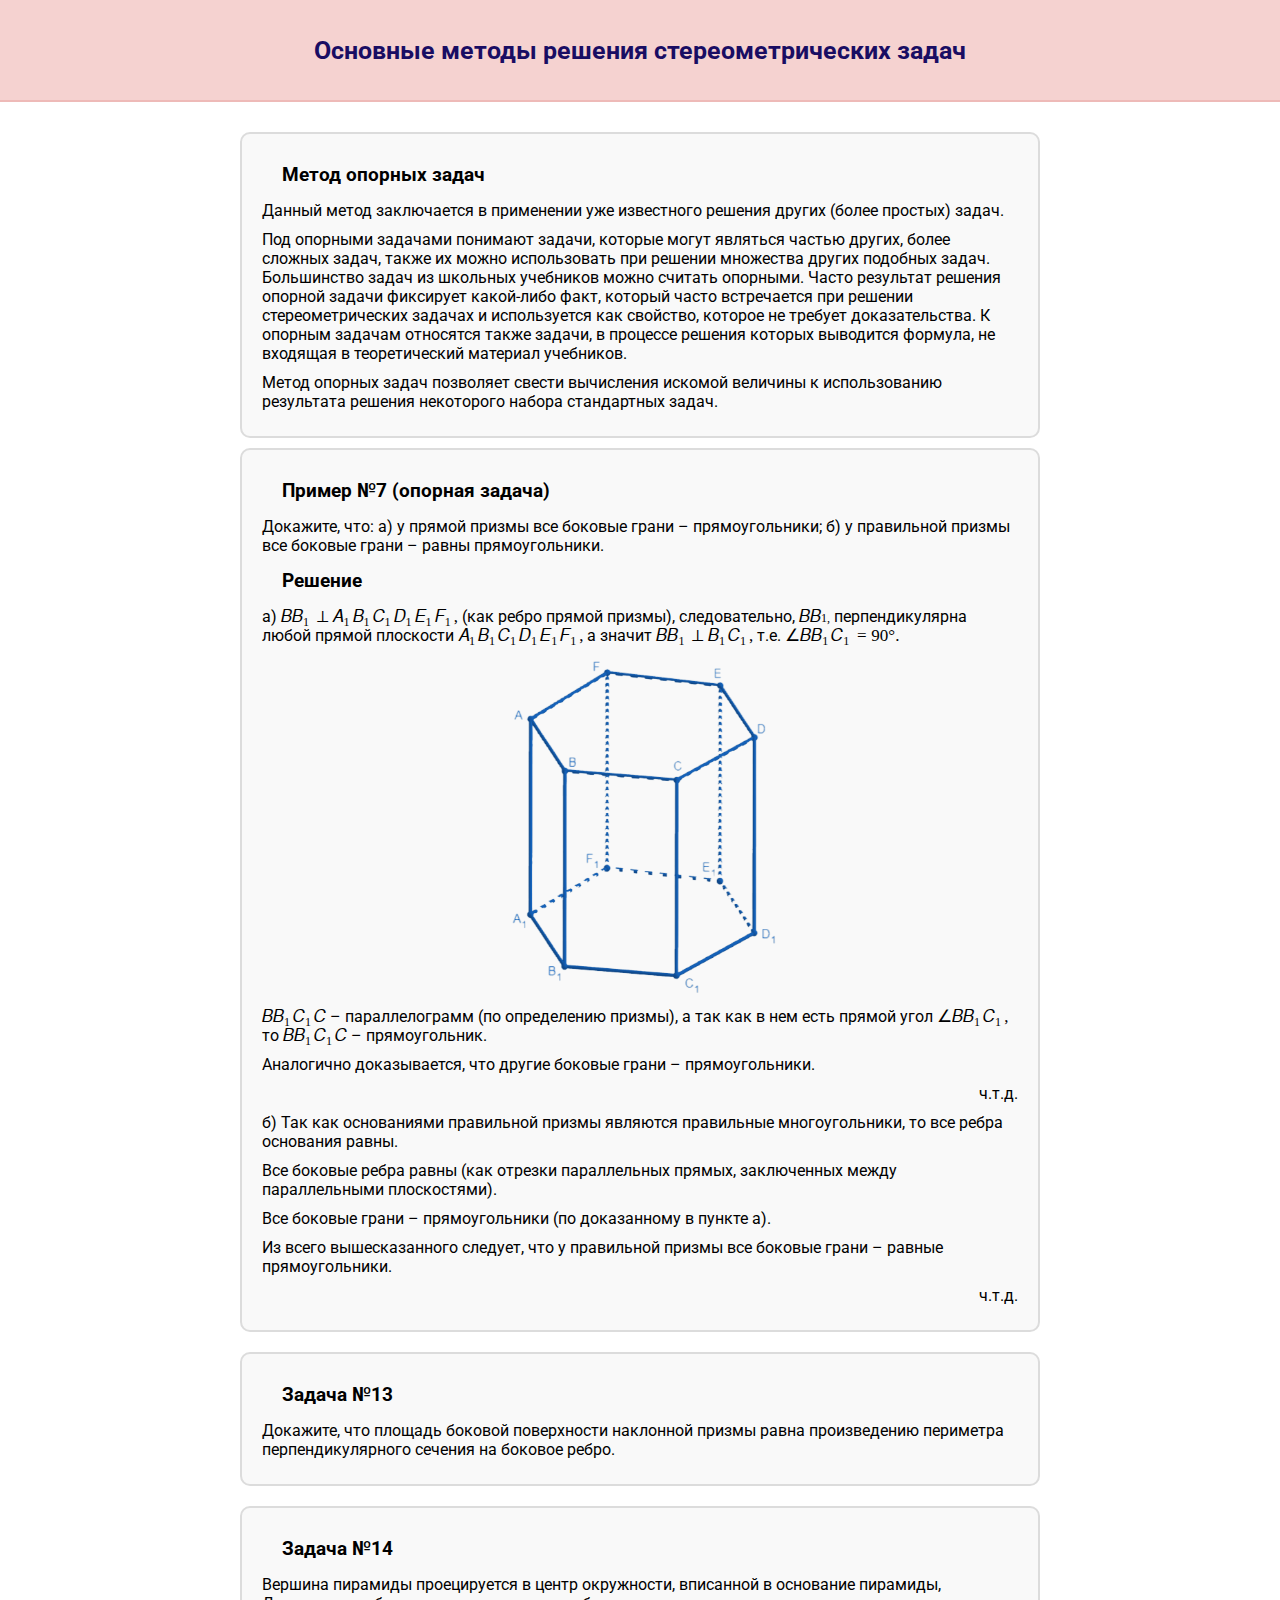
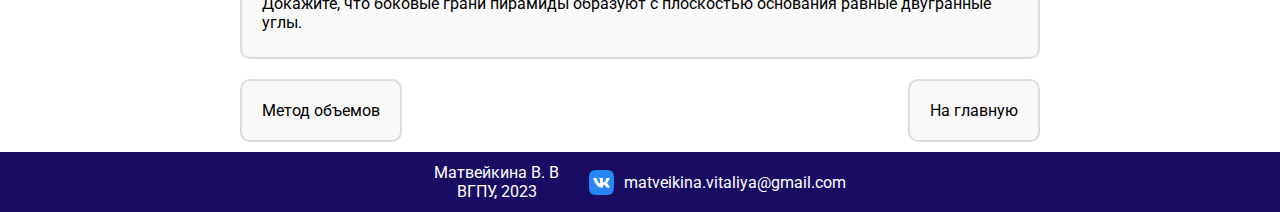
<file: support_problem_method.html>
<!DOCTYPE html>
<html>

<head>
    <meta charset="UTF-8">
    <title>Методы решения стереометрических задач</title>
    <link rel="stylesheet" href="css/style.css">
    <link rel="preconnect" href="https://fonts.googleapis.com">
    <link rel="preconnect" href="https://fonts.gstatic.com" crossorigin>
    <link href="https://fonts.googleapis.com/css2?family=Roboto:ital,wght@0,400;0,500;0,700;1,300;1,400&display=swap"
        rel="stylesheet">
    </style>
    <meta name="viewport" content="width=device-width, initial-scale=1.0">
</head>

<body>
    <div class="header">
        <p>Основные методы решения стереометрических задач</p>
    </div>
    <div class="method_main">
        <div class="descr_method">
            <h3>Метод опорных задач</h3>
            <p>Данный метод заключается в применении уже известного решения других (более простых) задач.</p>
            <p>Под опорными задачами понимают задачи, которые могут являться частью других, более сложных задач, также
                их можно использовать при решении множества других подобных задач. Большинство задач из школьных
                учебников можно считать опорными. Часто результат решения опорной задачи фиксирует какой-либо факт,
                который часто встречается при решении стереометрических задачах и используется как свойство, которое не
                требует доказательства. К опорным задачам относятся также задачи, в процессе решения которых выводится
                формула, не входящая в теоретический материал учебников.</p>
            <p>Метод опорных задач позволяет свести вычисления искомой величины к использованию результата решения
                некоторого набора стандартных задач.</p>
        </div>
        <div class="tasks">
            <div class="task">
                <h3>Пример №7 (опорная задача)</h3>
                <p>Докажите, что: а) у прямой призмы все боковые грани – прямоугольники; б) у правильной призмы все
                    боковые грани – равны прямоугольники.</p>
                <h3>Решение</h3>
                <div class="text_with_image">
                    <p>
                        а)
                        <math>
                            <mi>B</mi>
                            <msub>
                                <mi>B</mi>
                                <mn>1</mn>
                            </msub>
                            <mo>&#10178;</mo>
                            <msub>
                                <mi>A</mi>
                                <mn>1</mn>
                            </msub>
                            <msub>
                                <mi>B</mi>
                                <mn>1</mn>
                            </msub>
                            <msub>
                                <mi>C</mi>
                                <mn>1</mn>
                            </msub>
                            <msub>
                                <mi>D</mi>
                                <mn>1</mn>
                            </msub>
                            <msub>
                                <mi>E</mi>
                                <mn>1</mn>
                            </msub>
                            <msub>
                                <mi>F</mi>
                                <mn>1</mn>
                            </msub>
                            <mi>,</mi>
                        </math>
                        (как ребро прямой призмы),
                        следовательно,
                        <math>
                            <mi>B</mi>
                            <msub>
                                <mi>B</mi>
                                <mn>1</mn>
                                <mi>,</mi>
                            </msub>
                        </math>
                        перпендикулярна
                        любой прямой плоскости
                        <math>
                            <msub>
                                <mi>A</mi>
                                <mn>1</mn>
                            </msub>
                            <msub>
                                <mi>B</mi>
                                <mn>1</mn>
                            </msub>
                            <msub>
                                <mi>C</mi>
                                <mn>1</mn>
                            </msub>
                            <msub>
                                <mi>D</mi>
                                <mn>1</mn>
                            </msub>
                            <msub>
                                <mi>E</mi>
                                <mn>1</mn>
                            </msub>
                            <msub>
                                <mi>F</mi>
                                <mn>1</mn>
                            </msub>
                            <mi>,</mi>
                        </math>
                        а значит
                        <math>
                            <mi>B</mi>
                            <msub>
                                <mi>B</mi>
                                <mn>1</mn>
                            </msub>
                            <mo>&#10178;</mo>
                            <msub>
                                <mi>B</mi>
                                <mn>1</mn>
                            </msub>
                            <msub>
                                <mi>C</mi>
                                <mn>1</mn>
                            </msub>
                            <mi>,</mi>
                        </math>
                        т.е.
                        <math>
                            <mi>&#8736;</mi>
                            <mi>B</mi>
                            <msub>
                                <mi>B</mi>
                                <mn>1</mn>
                            </msub>
                            <msub>
                                <mi>C</mi>
                                <mn>1</mn>
                            </msub>
                            <mo>=</mo>
                            <mn>90</mn>
                            <mi>°</mi>
                            <mi>.</mi>
                        </math>
                    </p>
                    <img src="upload/prism4.png" alt="" class="img_in_txt">
                </div>
                <p>
                    <math>
                        <mi>B</mi>
                        <msub>
                            <mi>B</mi>
                            <mn>1</mn>
                        </msub>
                        <msub>
                            <mi>C</mi>
                            <mn>1</mn>
                        </msub>
                        <mi>C</mi>
                    </math>
                    – параллелограмм (по определению призмы), а так как в нем есть прямой угол
                    <math>
                        <mi>&#8736;</mi>
                        <mi>B</mi>
                        <msub>
                            <mi>B</mi>
                            <mn>1</mn>
                        </msub>
                        <msub>
                            <mi>C</mi>
                            <mn>1</mn>
                        </msub>
                        <mi>,</mi>
                    </math>
                    то
                    <math>
                        <mi>B</mi>
                        <msub>
                            <mi>B</mi>
                            <mn>1</mn>
                        </msub>
                        <msub>
                            <mi>C</mi>
                            <mn>1</mn>
                        </msub>
                        <mi>C</mi>
                    </math>
                    – прямоугольник.
                </p>
                <p>
                    Аналогично доказывается, что другие боковые грани – прямоугольники.
                </p>
                <p class="ctd">ч.т.д.</p>
                <p>
                    б) Так как основаниями правильной призмы являются правильные многоугольники, то все ребра основания
                    равны.
                </p>
                <p>
                    Все боковые ребра равны (как отрезки параллельных прямых, заключенных между параллельными
                    плоскостями).
                </p>
                <p>
                    Все боковые грани – прямоугольники (по доказанному в пункте а).
                </p>
                <p>
                    Из всего вышесказанного следует, что у правильной призмы все боковые грани – равные прямоугольники.
                </p>
                <p class="ctd">ч.т.д.</p>
            </div>
        </div>
        <div class=" tasks">
            <div class="task">
                <h3>Задача №13</h3>
                <p>Докажите, что площадь боковой поверхности наклонной призмы равна произведению периметра
                    перпендикулярного сечения на боковое ребро.</p>
            </div>
            <div class="task">
                <h3>Задача №14</h3>
                <p>Вершина пирамиды проецируется в центр окружности, вписанной в основание пирамиды, Докажите,
                    что
                    боковые грани пирамиды образуют с плоскостью основания равные двугранные углы.</p>
            </div>
        </div>

        <div class="next_prev">
            <div class="prev">
                <a href="volume_method.html">Метод объемов</a>
            </div>
            <div class="next">
                <a href="index.html">На главную</a>
            </div>
        </div>
    </div>

    <div class="footer">
        <div class="footer_contacts">
            <div class="initials">
                <div class="fio">Матвейкина В. В</div>
                <div class="vgpu">ВГПУ, 2023</div>
            </div>
            <div class="contacts">
                <a href="https://vk.com/vmatveikina" class="vk" target="_blank"></a>
                <p>matveikina.vitaliya@gmail.com</p>
                <!-- <a href="https://mail.google.com/mail/?view=cm&fs=1&to=matveykina@gmail.com" class="mail" -->
                    <!-- target="_blank"></a> -->
            </div>
        </div>
    </div>
</body>

</html>
</file>
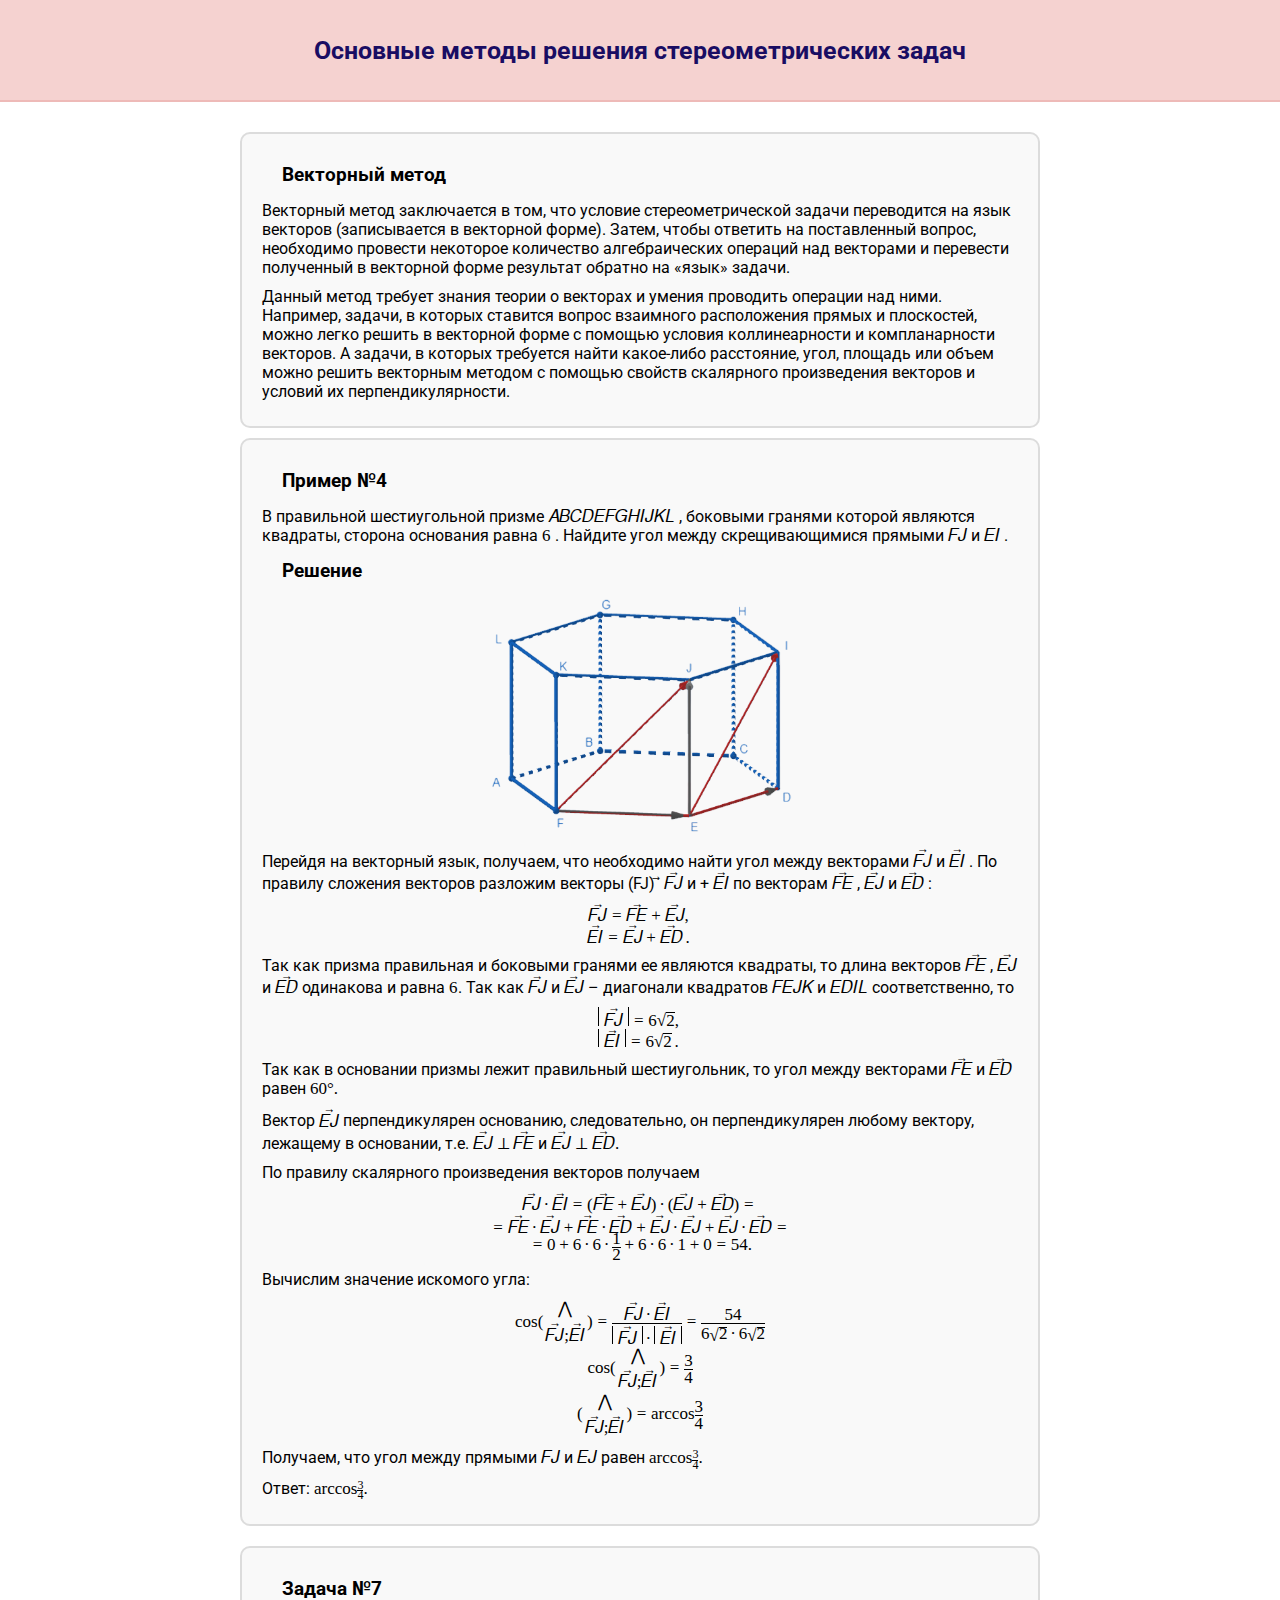
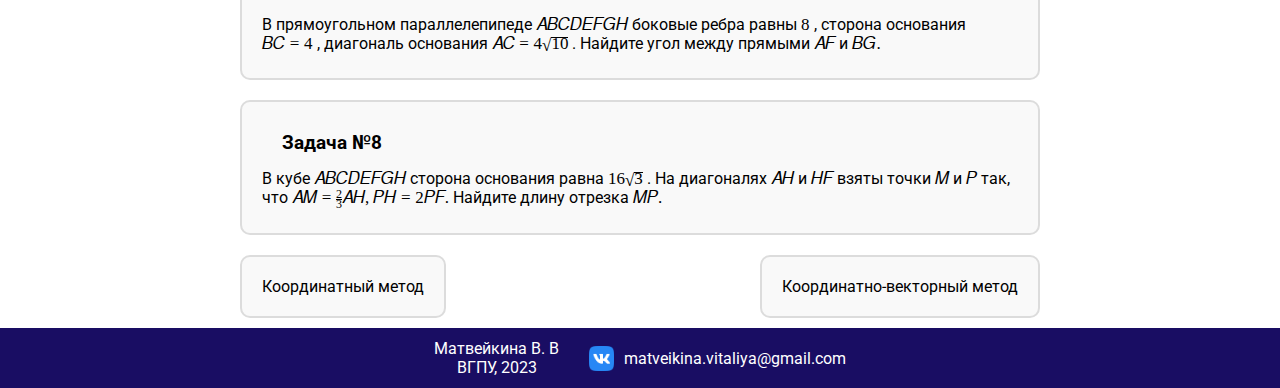
<file: vector_method.html>
<!DOCTYPE html>
<html>

<head>
    <meta charset="UTF-8">
    <title>Методы решения стереометрических задач</title>
    <link rel="stylesheet" href="css/style.css">
    <link rel="preconnect" href="https://fonts.googleapis.com">
    <link rel="preconnect" href="https://fonts.gstatic.com" crossorigin>
    <link href="https://fonts.googleapis.com/css2?family=Roboto:ital,wght@0,400;0,500;0,700;1,300;1,400&display=swap"
        rel="stylesheet">
    </style>
    <meta name="viewport" content="width=device-width, initial-scale=1.0">
</head>

<body>
    <div class="header">
        <p>Основные методы решения стереометрических задач</p>
    </div>
    <div class="method_main">
        <div class="descr_method">
            <h3>Векторный метод</h3>
            <p>Векторный метод заключается в том, что условие стереометрической задачи переводится на язык векторов
                (записывается в векторной форме). Затем, чтобы ответить на поставленный вопрос, необходимо провести
                некоторое количество алгебраических операций над векторами и перевести полученный в векторной форме
                результат обратно на «язык» задачи. </p>
            <p>Данный метод требует знания теории о векторах и умения проводить операции над ними. Например, задачи, в
                которых ставится вопрос взаимного расположения прямых и плоскостей, можно легко решить в векторной форме
                с помощью условия коллинеарности и компланарности векторов. А задачи, в которых требуется найти
                какое-либо расстояние, угол, площадь или объем можно решить векторным методом с помощью свойств
                скалярного произведения векторов и условий их перпендикулярности.</p>
        </div>
        <div class="tasks">
            <div class="task">
                <h3>Пример №4</h3>
                <p>В правильной шестиугольной призме
                    <math>
                        <mi>A</mi>
                        <mi>B</mi>
                        <mi>C</mi>
                        <mi>D</mi>
                        <mi>E</mi>
                        <mi>F</mi>
                        <mi>G</mi>
                        <mi>H</mi>
                        <mi>I</mi>
                        <mi>J</mi>
                        <mi>K</mi>
                        <mi>L</mi>
                    </math>
                    , боковыми гранями которой являются квадраты, сторона
                    основания равна
                    <math>
                        <mn>6</mn>
                    </math>
                    . Найдите угол между скрещивающимися прямыми
                    <math>
                        <mi>F</mi>
                        <mi>J</mi>
                    </math>
                    и
                    <math>
                        <mi>E</mi>
                        <mi>I</mi>
                    </math>
                    .
                </p>
                <h3>Решение</h3>
                <div class="text_with_image">
                    <img src="upload/prism.png" alt="" class="img_in_txt">
                    <p>Перейдя на векторный язык, получаем, что необходимо найти угол между векторами
                        <math>
                            <mover>
                                <mrow>
                                    <mi>F</mi>
                                    <mi>J</mi>
                                </mrow>
                                <mo>&#8594</mo>
                            </mover>
                        </math>
                        и
                        <math>
                            <mover>
                                <mrow>
                                    <mi>E</mi>
                                    <mi>I</mi>
                                </mrow>
                                <mo>&#8594</mo>
                            </mover>
                        </math>
                        .
                        По правилу сложения векторов разложим векторы
                        (FJ) ⃗
                        <math>
                            <mover>
                                <mrow>
                                    <mi>F</mi>
                                    <mi>J</mi>
                                </mrow>
                                <mo>&#8594</mo>
                            </mover>
                        </math>
                        и +
                        <math>
                            <mover>
                                <mrow>
                                    <mi>E</mi>
                                    <mi>I</mi>
                                </mrow>
                                <mo>&#8594</mo>
                            </mover>
                        </math>
                        по векторам
                        <math>
                            <mover>
                                <mrow>
                                    <mi>F</mi>
                                    <mi>E</mi>
                                </mrow>
                                <mo>&#8594</mo>
                            </mover>
                        </math>
                        ,
                        <math>
                            <mover>
                                <mrow>
                                    <mi>E</mi>
                                    <mi>J</mi>
                                </mrow>
                                <mo>&#8594</mo>
                            </mover>
                        </math>
                        и
                        <math>
                            <mover>
                                <mrow>
                                    <mi>E</mi>
                                    <mi>D</mi>
                                </mrow>
                                <mo>&#8594</mo>
                            </mover>
                        </math>
                        :
                    </p>
                </div>
                <p>
                    <math display="block">
                        <mover>
                            <mrow>
                                <mi>F</mi>
                                <mi>J</mi>
                            </mrow>
                            <mo>&#8594</mo>
                        </mover>
                        <mo>=</mo>
                        <mover>
                            <mrow>
                                <mi>F</mi>
                                <mi>E</mi>
                            </mrow>
                            <mo>&#8594</mo>
                        </mover>
                        <mo>+</mo>
                        <mover>
                            <mrow>
                                <mi>E</mi>
                                <mi>J</mi>
                            </mrow>
                            <mo>&#8594</mo>
                        </mover>
                        <mo>,</mo>
                    </math>
                    <math display="block">
                        <mover>
                            <mrow>
                                <mi>E</mi>
                                <mi>I</mi>
                            </mrow>
                            <mo>&#8594</mo>
                        </mover>
                        <mo>=</mo>
                        <mover>
                            <mrow>
                                <mi>E</mi>
                                <mi>J</mi>
                            </mrow>
                            <mo>&#8594</mo>
                        </mover>
                        <mo>+</mo>
                        <mover>
                            <mrow>
                                <mi>E</mi>
                                <mi>D</mi>
                            </mrow>
                            <mo>&#8594</mo>
                        </mover>
                        <mo>.</mo>
                    </math>
                </p>
                <p>
                    Так как призма правильная и боковыми гранями ее являются квадраты, то длина векторов
                    <math>
                        <mover>
                            <mrow>
                                <mi>F</mi>
                                <mi>E</mi>
                            </mrow>
                            <mo>&#8594</mo>
                        </mover>
                    </math>
                    ,
                    <math>
                        <mover>
                            <mrow>
                                <mi>E</mi>
                                <mi>J</mi>
                            </mrow>
                            <mo>&#8594</mo>
                        </mover>
                    </math>
                    и
                    <math>
                        <mover>
                            <mrow>
                                <mi>E</mi>
                                <mi>D</mi>
                            </mrow>
                            <mo>&#8594</mo>
                        </mover>
                    </math>
                    одинакова и равна
                    <math>
                        <mn>6</mn>
                    </math>.
                    Так как
                    <math>
                        <mover>
                            <mrow>
                                <mi>F</mi>
                                <mi>J</mi>
                            </mrow>
                            <mo>&#8594</mo>
                        </mover>
                    </math>
                    и
                    <math>
                        <mover>
                            <mrow>
                                <mi>E</mi>
                                <mi>J</mi>
                            </mrow>
                            <mo>&#8594</mo>
                        </mover>
                    </math>
                    – диагонали квадратов
                    <math>
                        <mi>F</mi>
                        <mi>E</mi>
                        <mi>J</mi>
                        <mi>K</mi>
                    </math>
                    и
                    <math>
                        <mi>E</mi>
                        <mi>D</mi>
                        <mi>I</mi>
                        <mi>L</mi>
                    </math>
                    соответственно, то
                </p>
                <p>
                    <math display="block">
                        <mover class="module">
                            <mrow>
                                <mi>F</mi>
                                <mi>J</mi>
                            </mrow>
                            <mo>&#8594</mo>
                        </mover>
                        <mo>=</mo>
                        <mn>6</mn>
                        <msqrt>
                            <mn>2</mn>
                        </msqrt>
                        <mo>,</mo>
                    </math>
                    <math display="block">
                        <mover class="module">
                            <mrow>
                                <mi>E</mi>
                                <mi>I</mi>
                            </mrow>
                            <mo>&#8594</mo>
                        </mover>
                        <mo>=</mo>
                        <mn>6</mn>
                        <msqrt>
                            <mn>2</mn>
                        </msqrt>
                        <mo>.</mo>
                    </math>
                </p>
                <p>
                    Так как в основании призмы лежит правильный шестиугольник, то угол между векторами
                    <math>
                        <mover>
                            <mrow>
                                <mi>F</mi>
                                <mi>E</mi>
                            </mrow>
                            <mo>&#8594</mo>
                        </mover>
                    </math>
                    и
                    <math>
                        <mover>
                            <mrow>
                                <mi>E</mi>
                                <mi>D</mi>
                            </mrow>
                            <mo>&#8594</mo>
                        </mover>
                    </math>
                    равен
                    <math>
                        <mn>60</mn>
                        <mi>°</mi>
                        <mi>.</mi>
                    </math>
                </p>
                <p>
                    Вектор
                    <math>
                        <mover>
                            <mrow>
                                <mi>E</mi>
                                <mi>J</mi>
                            </mrow>
                            <mo>&#8594</mo>
                        </mover>
                    </math>
                    перпендикулярен основанию, следовательно, он перпендикулярен любому вектору, лежащему в основании,
                    т.е.
                    <math>
                        <mover>
                            <mrow>
                                <mi>E</mi>
                                <mi>J</mi>
                            </mrow>
                            <mo>&#8594</mo>
                        </mover>
                        <mo>&#10178</mo>
                        <mover>
                            <mrow>
                                <mi>F</mi>
                                <mi>E</mi>
                            </mrow>
                            <mo>&#8594</mo>
                        </mover>
                    </math>
                    и
                    <math>
                        <mover>
                            <mrow>
                                <mi>E</mi>
                                <mi>J</mi>
                            </mrow>
                            <mo>&#8594</mo>
                        </mover>
                        <mo>&#10178</mo>
                        <mover>
                            <mrow>
                                <mi>E</mi>
                                <mi>D</mi>
                            </mrow>
                            <mo>&#8594</mo>
                        </mover>
                        <mi>.</mi>
                    </math>
                </p>
                <p>
                    По правилу скалярного произведения векторов получаем
                </p>
                <p>
                    <math display="block">
                        <mover>
                            <mrow>
                                <mi>F</mi>
                                <mi>J</mi>
                            </mrow>
                            <mo>&#8594</mo>
                        </mover>
                        <mo>&#183;</mo>
                        <mover>
                            <mrow>
                                <mi>E</mi>
                                <mi>I</mi>
                            </mrow>
                            <mo>&#8594</mo>
                        </mover>
                        <mo>=</mo>
                        <mo>(</mo>
                        <mover>
                            <mrow>
                                <mi>F</mi>
                                <mi>E</mi>
                            </mrow>
                            <mo>&#8594</mo>
                        </mover>
                        <mo>+</mo>
                        <mover>
                            <mrow>
                                <mi>E</mi>
                                <mi>J</mi>
                            </mrow>
                            <mo>&#8594</mo>
                        </mover>
                        <mo>)</mo>
                        <mo>&#183;</mo>
                        <mo>(</mo>
                        <mover>
                            <mrow>
                                <mi>E</mi>
                                <mi>J</mi>
                            </mrow>
                            <mo>&#8594</mo>
                        </mover>
                        <mo>+</mo>
                        <mover>
                            <mrow>
                                <mi>E</mi>
                                <mi>D</mi>
                            </mrow>
                            <mo>&#8594</mo>
                        </mover>
                        <mo>)</mo>
                        <mo>=</mo>
                    </math>
                    <math display="block">
                        <mo>=</mo>
                        <mover>
                            <mrow>
                                <mi>F</mi>
                                <mi>E</mi>
                            </mrow>
                            <mo>&#8594</mo>
                        </mover>
                        <mo>&#183;</mo>
                        <mover>
                            <mrow>
                                <mi>E</mi>
                                <mi>J</mi>
                            </mrow>
                            <mo>&#8594</mo>
                        </mover>
                        <mo>+</mo>
                        <mover>
                            <mrow>
                                <mi>F</mi>
                                <mi>E</mi>
                            </mrow>
                            <mo>&#8594</mo>
                        </mover>
                        <mo>&#183;</mo>
                        <mover>
                            <mrow>
                                <mi>E</mi>
                                <mi>D</mi>
                            </mrow>
                            <mo>&#8594</mo>
                        </mover>
                        <mo>+</mo>
                        <mover>
                            <mrow>
                                <mi>E</mi>
                                <mi>J</mi>
                            </mrow>
                            <mo>&#8594</mo>
                        </mover>
                        <mo>&#183;</mo>
                        <mover>
                            <mrow>
                                <mi>E</mi>
                                <mi>J</mi>
                            </mrow>
                            <mo>&#8594</mo>
                        </mover>
                        <mo>+</mo>
                        <mover>
                            <mrow>
                                <mi>E</mi>
                                <mi>J</mi>
                            </mrow>
                            <mo>&#8594</mo>
                        </mover>
                        <mo>&#183;</mo>
                        <mover>
                            <mrow>
                                <mi>E</mi>
                                <mi>D</mi>
                            </mrow>
                            <mo>&#8594</mo>
                        </mover>
                        <mo>=</mo>
                    </math>
                    <math display="block">
                        <mo>=</mo>
                        <mn>0</mn>
                        <mo>+</mo>
                        <mn>6</mn>
                        <mo>&#183;</mo>
                        <mn>6</mn>
                        <mo>&#183;</mo>
                        <mfrac>
                            <mn>1</mn>
                            <mn>2</mn>
                        </mfrac>
                        <mo>+</mo>
                        <mn>6</mn>
                        <mo>&#183;</mo>
                        <mn>6</mn>
                        <mo>&#183;</mo>
                        <mn>1</mn>
                        <mo>+</mo>
                        <mn>0</mn>
                        <mo>=</mo>
                        <mn>54</mn>
                        <mi>.</mi>
                    </math>
                </p>
                <p>Вычислим значение искомого угла:</p>
                <p>
                    <math display="block">
                        <mi>cos</mi>
                        <mo>(</mo>
                        <!-- <mover>
                            <mrow>
                                <mover>
                                    <mrow>
                                        <mi>E</mi>
                                        <mi>J</mi>
                                    </mrow>
                                    <mo>&#8594</mo>
                                </mover>
                                <mi>;</mi>
                                <mover>
                                    <mrow>
                                        <mi>E</mi>
                                        <mi>J</mi>
                                    </mrow>
                                    <mo>&#8594</mo>
                                </mover>
                            </mrow>
                            <mo>&#8896;</mo>
                        </mover> -->
                        <mtable>
                            <mtr>
                                <mtd>
                                    <!-- <mo>^</mo> -->
                                    <mo>&#8896;</mo>
                                </mtd>
                            </mtr>
                            <mtr>
                                <mtd>
                                    <mrow>
                                        <mover>
                                            <mrow>
                                                <mi>F</mi>
                                                <mi>J</mi>
                                            </mrow>
                                            <mo>&#8594</mo>
                                        </mover>
                                        <mi>;</mi>
                                        <mover>
                                            <mrow>
                                                <mi>E</mi>
                                                <mi>I</mi>
                                            </mrow>
                                            <mo>&#8594</mo>
                                        </mover>
                                    </mrow>
                                </mtd>
                            </mtr>
                        </mtable>
                        <mo>)</mo>
                        <mo>=</mo>
                        <mfrac>
                            <mrow>
                                <mover>
                                    <mrow>
                                        <mi>F</mi>
                                        <mi>J</mi>
                                    </mrow>
                                    <mo>&#8594</mo>
                                </mover>
                                <mo>&#183;</mo>
                                <mover>
                                    <mrow>
                                        <mi>E</mi>
                                        <mi>I</mi>
                                    </mrow>
                                    <mo>&#8594</mo>
                                </mover>
                            </mrow>
                            <mrow>
                                <mover class="module">
                                    <mrow>
                                        <mi>F</mi>
                                        <mi>J</mi>
                                    </mrow>
                                    <mo>&#8594</mo>
                                </mover>
                                <mo>&#183;</mo>
                                <mover class="module">
                                    <mrow>
                                        <mi>E</mi>
                                        <mi>I</mi>
                                    </mrow>
                                    <mo>&#8594</mo>
                                </mover>
                            </mrow>
                        </mfrac>
                        <mo>=</mo>
                        <mfrac>
                            <mn>54</mn>
                            <mrow>
                                <mn>6</mn>
                                <msqrt>
                                    <mn>2</mn>
                                </msqrt>

                                <mo>&#183;</mo>
                                <mn>6</mn>
                                <msqrt>
                                    <mn>2</mn>
                                </msqrt>
                            </mrow>
                        </mfrac>
                    </math>
                    <math display="block">
                        <mi>cos</mi>
                        <mo>(</mo>
                        <mtable>
                            <mtr>
                                <mtd>
                                    <mo>&#8896;</mo>
                                </mtd>
                            </mtr>
                            <mtr>
                                <mtd>
                                    <mrow>
                                        <mover>
                                            <mrow>
                                                <mi>F</mi>
                                                <mi>J</mi>
                                            </mrow>
                                            <mo>&#8594</mo>
                                        </mover>
                                        <mi>;</mi>
                                        <mover>
                                            <mrow>
                                                <mi>E</mi>
                                                <mi>I</mi>
                                            </mrow>
                                            <mo>&#8594</mo>
                                        </mover>
                                    </mrow>
                                </mtd>
                            </mtr>
                        </mtable>
                        <mo>)</mo>
                        <mo>=</mo>
                        <mfrac>
                            <mn>3</mn>
                            <mn>4</mn>
                        </mfrac>
                    </math>
                    <math display="block">
                        <mo>(</mo>
                        <mtable>
                            <mtr>
                                <mtd>
                                    <mo>&#8896;</mo>
                                </mtd>
                            </mtr>
                            <mtr>
                                <mtd>
                                    <mrow>
                                        <mover>
                                            <mrow>
                                                <mi>F</mi>
                                                <mi>J</mi>
                                            </mrow>
                                            <mo>&#8594</mo>
                                        </mover>
                                        <mi>;</mi>
                                        <mover>
                                            <mrow>
                                                <mi>E</mi>
                                                <mi>I</mi>
                                            </mrow>
                                            <mo>&#8594</mo>
                                        </mover>
                                    </mrow>
                                </mtd>
                            </mtr>
                        </mtable>
                        <mo>)</mo>
                        <mo>=</mo>
                        <mi>arccos</mi>
                        <mfrac>
                            <mn>3</mn>
                            <mn>4</mn>
                        </mfrac>
                    </math>
                </p>
                <p>
                    Получаем, что угол между прямыми
                    <math>
                        <mi>F</mi>
                        <mi>J</mi>
                    </math>
                    и
                    <math>
                        <mi>E</mi>
                        <mi>J</mi>
                    </math>
                    равен
                    <math>
                        <mi>arccos</mi>
                        <mfrac>
                            <mn>3</mn>
                            <mn>4</mn>
                        </mfrac>
                        <mi>.</mi>
                    </math>
                </p>
                <p>
                    Ответ:
                    <math>
                        <mi>arccos</mi>
                        <mfrac>
                            <mn>3</mn>
                            <mn>4</mn>
                        </mfrac>
                        <mi>.</mi>
                    </math>
                </p>
            </div>
        </div>
        <div class="tasks">
            <div class="task">
                <h3>Задача №7</h3>
                <p>В прямоугольном параллелепипеде
                    <math>
                        <mi>A</mi>
                        <mi>B</mi>
                        <mi>C</mi>
                        <mi>D</mi>
                        <mi>E</mi>
                        <mi>F</mi>
                        <mi>G</mi>
                        <mi>H</mi>
                    </math>
                    боковые ребра равны
                    <math>
                        <mn>8</mn>
                    </math>
                    , сторона основания
                    <math>
                        <mi>B</mi>
                        <mi>C</mi>
                        <mo>=</mo>
                        <mn>4</mn>
                    </math>
                    , диагональ
                    основания
                    <math>
                        <mi>A</mi>
                        <mi>C</mi>
                        <mo>=</mo>
                        <mn>4</mn>
                        <msqrt>
                            <mn>10</mn>
                        </msqrt>
                    </math>
                    . Найдите угол между прямыми
                    <math>
                        <mi>A</mi>
                        <mi>F</mi>
                    </math>
                    и
                    <math>
                        <mi>B</mi>
                        <mi>G</mi>
                        <mi>.</mi>
                    </math>
                </p>
            </div>
            <div class="task">
                <h3>Задача №8</h3>
                <p>В кубе
                    <math>
                        <mi>A</mi>
                        <mi>B</mi>
                        <mi>C</mi>
                        <mi>D</mi>
                        <mi>E</mi>
                        <mi>F</mi>
                        <mi>G</mi>
                        <mi>H</mi>
                    </math>
                    сторона основания равна
                    <math>
                        <mn>16</mn>
                        <msqrt>
                            <mn>3</mn>
                        </msqrt>
                    </math>
                    . На диагоналях
                    <math>
                        <mi>A</mi>
                        <mi>H</mi>
                    </math>
                    и
                    <math>
                        <mi>H</mi>
                        <mi>F</mi>
                    </math>
                    взяты точки
                    <math>
                        <mi>M</mi>
                    </math>
                    и
                    <math>
                        <mi>P</mi>
                    </math>
                    так, что
                    <math>
                        <mi>A</mi>
                        <mi>M</mi>
                        <mo>=</mo>
                        <mfrac>
                            <mn>2</mn>
                            <mn>3</mn>
                        </mfrac>
                        <mi>A</mi>
                        <mi>H</mi>
                        <mi>,</mi>
                    </math>
                    
                    <math>
                        <mi>P</mi>
                        <mi>H</mi>
                        <mo>=</mo>
                        <mn>2</mn>
                        <mi>P</mi>
                        <mi>F</mi>
                        <mi>.</mi>
                    </math>
                    Найдите длину отрезка
                    <math>
                        <mi>M</mi>
                        <mi>P</mi>
                        <mi>.</mi>
                    </math>
                </p>
            </div>
        </div>

        <div class="next_prev">
            <div class="prev">
                <a href="coordinate_method.html">Координатный метод</a>
            </div>
            <div class="next">
                <a href="coordinate_vector_method.html">Координатно-векторный метод</a>
            </div>
        </div>
    </div>

    <div class="footer">
        <div class="footer_contacts">
            <div class="initials">
                <div class="fio">Матвейкина В. В</div>
                <div class="vgpu">ВГПУ, 2023</div>
            </div>
            <div class="contacts">
                <a href="https://vk.com/vmatveikina" class="vk" target="_blank"></a>
                <p>matveikina.vitaliya@gmail.com</p>
                <!-- <a href="https://mail.google.com/mail/?view=cm&fs=1&to=matveykina@gmail.com" class="mail" -->
                    <!-- target="_blank"></a> -->
            </div>
        </div>
    </div>
</body>

</html>
</file>
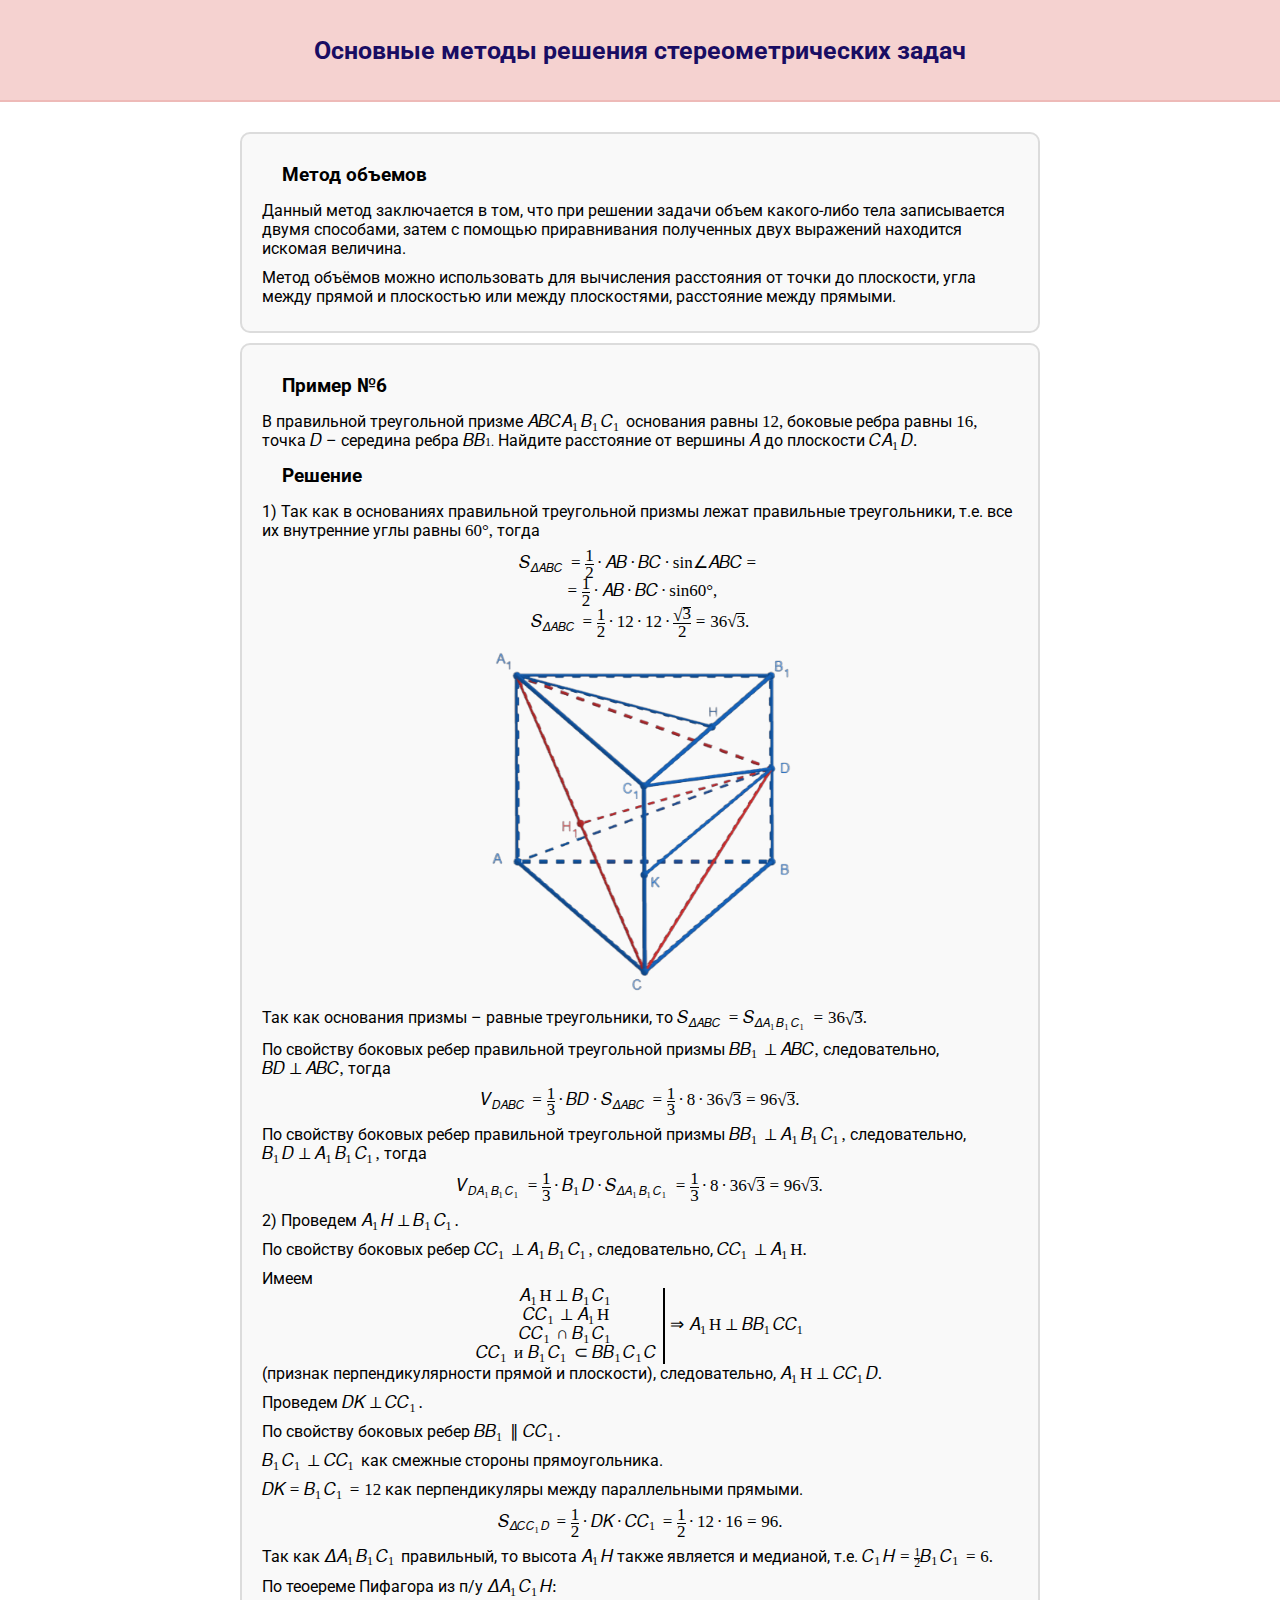
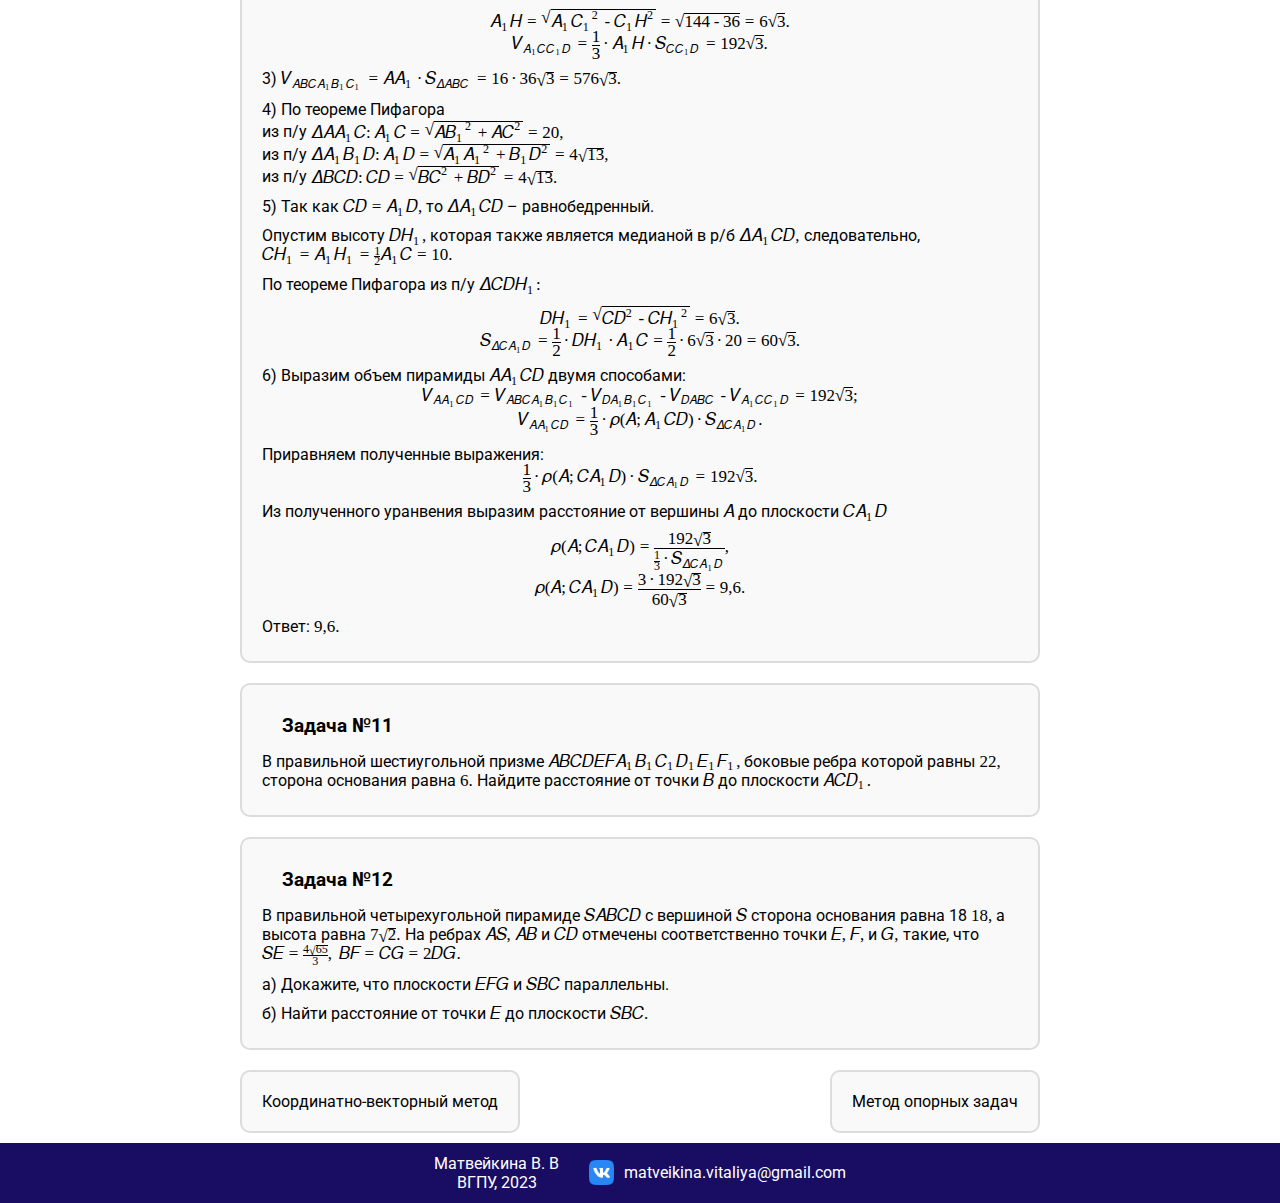
<file: volume_method.html>
<!DOCTYPE html>
<html>

<head>
    <meta charset="UTF-8">
    <title>Методы решения стереометрических задач</title>
    <link rel="stylesheet" href="css/style.css">
    <link rel="preconnect" href="https://fonts.googleapis.com">
    <link rel="preconnect" href="https://fonts.gstatic.com" crossorigin>
    <link href="https://fonts.googleapis.com/css2?family=Roboto:ital,wght@0,400;0,500;0,700;1,300;1,400&display=swap"
        rel="stylesheet">
    </style>
    <meta name="viewport" content="width=device-width, initial-scale=1.0">
</head>

<body>
    <div class="header">
        <p>Основные методы решения стереометрических задач</p>
    </div>
    <div class="method_main">
        <div class="descr_method">
            <h3>Метод объемов</h3>
            <p>Данный метод заключается в том, что при решении задачи объем какого-либо тела записывается двумя
                способами, затем с помощью приравнивания полученных двух выражений находится искомая величина.</p>
            <p>Метод объёмов можно использовать для вычисления расстояния от точки до плоскости, угла между прямой и
                плоскостью или между плоскостями, расстояние между прямыми.</p>
        </div>
        <div class="tasks">
            <div class="task">
                <h3>Пример №6</h3>

                <p>В правильной треугольной призме
                    <math>
                        <mi>A</mi>
                        <mi>B</mi>
                        <mi>C</mi>
                        <msub>
                            <mi>A</mi>
                            <mn>1</mn>
                        </msub>
                        <msub>
                            <mi>B</mi>
                            <mn>1</mn>
                        </msub>
                        <msub>
                            <mi>C</mi>
                            <mn>1</mn>
                        </msub>
                    </math>
                    основания равны
                    <math>
                        <mn>12</mn>
                        <mi>,</mi>
                    </math>
                    боковые ребра равны
                    <math>
                        <mn>16</mn>
                        <mi>,</mi>
                    </math>
                    точка
                    <math>
                        <mi>D</mi>
                    </math>
                    – середина ребра
                    <math>
                        <mi>B</mi>
                        <msub>
                            <mi>B</mi>
                            <mn>1</mn>
                            <mi>.</mi>
                        </msub>
                    </math>
                    Найдите расстояние от вершины
                    <math>
                        <mi>A</mi>
                    </math>
                    до плоскости
                    <math>
                        <mi>C</mi>
                        <msub>
                            <mi>A</mi>
                            <mn>1</mn>
                        </msub>
                        <mi>D</mi>
                        <mi>.</mi>
                    </math>
                </p>
                <h3>Решение</h3>
                <div class="text_with_image">

                    <p>
                        1) Так как в основаниях правильной треугольной призмы лежат правильные треугольники, т.е. все их
                        внутренние углы равны
                        <math>
                            <mn>60</mn>
                            <mi>°</mi>
                            <mi>,</mi>
                        </math>
                        тогда
                    </p>
                    <p>
                        <math display="block">
                            <msub>
                                <mi>S</mi>
                                <mrow>
                                    <mi>Δ</mi>
                                    <mi>A</mi>
                                    <mi>B</mi>
                                    <mi>C</mi>
                                </mrow>
                            </msub>
                            <mo>=</mo>
                            <mfrac>
                                <mn>1</mn>
                                <mn>2</mn>
                            </mfrac>
                            <mo>&#183;</mo>
                            <mi>A</mi>
                            <mi>B</mi>
                            <mo>&#183;</mo>
                            <mi>B</mi>
                            <mi>C</mi>
                            <mo>&#183;</mo>
                            <mi>sin</mi>
                            <mi>&#8736;</mi>
                            <mi>A</mi>
                            <mi>B</mi>
                            <mi>C</mi>
                            <mo>=</mo>
                        </math>
                        <math display="block">
                            <mo>=</mo>
                            <mfrac>
                                <mn>1</mn>
                                <mn>2</mn>
                            </mfrac>
                            <mo>&#183;</mo>
                            <mi>A</mi>
                            <mi>B</mi>
                            <mo>&#183;</mo>
                            <mi>B</mi>
                            <mi>C</mi>
                            <mo>&#183;</mo>
                            <mi>sin</mi>
                            <mn>60</mn>
                            <mi>°</mi>
                            <mi>,</mi>
                        </math>
                        <math display="block">
                            <msub>
                                <mi>S</mi>
                                <mrow>
                                    <mi>Δ</mi>
                                    <mi>A</mi>
                                    <mi>B</mi>
                                    <mi>C</mi>
                                </mrow>
                            </msub>
                            <mo>=</mo>
                            <mfrac>
                                <mn>1</mn>
                                <mn>2</mn>
                            </mfrac>
                            <mo>&#183;</mo>
                            <mn>12</mn>
                            <mo>&#183;</mo>
                            <mn>12</mn>
                            <mo>&#183;</mo>
                            <mfrac>
                                <mrow>
                                    <msqrt>
                                        <mn>3</mn>
                                    </msqrt>
                                </mrow>
                                <mn>2</mn>
                            </mfrac>
                            <mo>=</mo>
                            <mn>36</mn>
                            <msqrt>
                                <mn>3</mn>
                            </msqrt>
                            <mi>.</mi>
                        </math>
                    </p>
                    <img src="upload/prism3.png" alt="" class="img_in_txt">
                </div>
                <p>
                    Так как основания призмы – равные треугольники, то
                    <math>
                        <msub>
                            <mi>S</mi>
                            <mrow>
                                <mi>Δ</mi>
                                <mi>A</mi>
                                <mi>B</mi>
                                <mi>C</mi>
                            </mrow>
                        </msub>
                        <mo>=</mo>
                        <msub>
                            <mi>S</mi>
                            <mrow>
                                <mi>Δ</mi>
                                <msub>
                                    <mi>A</mi>
                                    <mn>1</mn>
                                </msub>
                                <msub>
                                    <mi>B</mi>
                                    <mn>1</mn>
                                </msub>
                                <msub>
                                    <mi>C</mi>
                                    <mn>1</mn>
                                </msub>
                            </mrow>
                        </msub>
                        <mo>=</mo>
                        <mn>36</mn>
                        <msqrt>
                            <mn>3</mn>
                        </msqrt>
                        <mi>.</mi>
                    </math>
                </p>
                <p>
                    По свойству боковых ребер правильной треугольной призмы
                    <math>
                        <mi>B</mi>
                        <msub>
                            <mi>B</mi>
                            <mn>1</mn>
                        </msub>
                        <mo>&#10178;</mo>
                        <mi>A</mi>
                        <mi>B</mi>
                        <mi>C</mi>
                        <mi>,</mi>
                    </math>
                    следовательно,
                    <math>
                        <mi>B</mi>
                        <mi>D</mi>
                        <mo>&#10178;</mo>
                        <mi>A</mi>
                        <mi>B</mi>
                        <mi>C</mi>
                        <mi>,</mi>
                    </math>
                    тогда
                </p>
                <p>
                    <math display="block">
                        <msub>
                            <mi>V</mi>
                            <mrow>
                                <mi>D</mi>
                                <mi>A</mi>
                                <mi>B</mi>
                                <mi>C</mi>
                            </mrow>
                        </msub>
                        <mo>=</mo>
                        <mfrac>
                            <mn>1</mn>
                            <mn>3</mn>
                        </mfrac>
                        <mo>&#183;</mo>
                        <mi>B</mi>
                        <mi>D</mi>
                        <mo>&#183;</mo>
                        <msub>
                            <mi>S</mi>
                            <mrow>
                                <mi>Δ</mi>
                                <mi>A</mi>
                                <mi>B</mi>
                                <mi>C</mi>
                            </mrow>
                        </msub>
                        <mo>=</mo>
                        <mfrac>
                            <mn>1</mn>
                            <mn>3</mn>
                        </mfrac>
                        <mo>&#183;</mo>
                        <mn>8</mn>
                        <mo>&#183;</mo>
                        <mn>36</mn>
                        <msqrt>
                            <mn>3</mn>
                        </msqrt>
                        <mo>=</mo>
                        <mn>96</mn>
                        <msqrt>
                            <mn>3</mn>
                        </msqrt>
                        <mi>.</mi>
                    </math>
                </p>
                <p>
                    По свойству боковых ребер правильной треугольной призмы
                    <math>
                        <mi>B</mi>
                        <msub>
                            <mi>B</mi>
                            <mn>1</mn>
                        </msub>
                        <mo>&#10178;</mo>
                        <msub>
                            <mi>A</mi>
                            <mn>1</mn>
                        </msub>
                        <msub>
                            <mi>B</mi>
                            <mn>1</mn>
                        </msub>
                        <msub>
                            <mi>C</mi>
                            <mn>1</mn>
                        </msub>
                        <mi>,</mi>
                    </math>
                    следовательно,
                    <math>
                        <msub>
                            <mi>B</mi>
                            <mn>1</mn>
                        </msub>
                        <mi>D</mi>
                        <mo>&#10178;</mo>
                        <msub>
                            <mi>A</mi>
                            <mn>1</mn>
                        </msub>
                        <msub>
                            <mi>B</mi>
                            <mn>1</mn>
                        </msub>
                        <msub>
                            <mi>C</mi>
                            <mn>1</mn>
                        </msub>
                        <mi>,</mi>
                    </math>
                    тогда
                </p>
                <p>
                    <math display="block">
                        <msub>
                            <mi>V</mi>
                            <mrow>
                                <mi>D</mi>
                                <msub>
                                    <mi>A</mi>
                                    <mn>1</mn>
                                </msub>
                                <msub>
                                    <mi>B</mi>
                                    <mn>1</mn>
                                </msub>
                                <msub>
                                    <mi>C</mi>
                                    <mn>1</mn>
                                </msub>
                            </mrow>
                        </msub>
                        <mo>=</mo>
                        <mfrac>
                            <mn>1</mn>
                            <mn>3</mn>
                        </mfrac>
                        <mo>&#183;</mo>
                        <msub>
                            <mi>B</mi>
                            <mn>1</mn>
                        </msub>
                        <mi>D</mi>
                        <mo>&#183;</mo>
                        <msub>
                            <mi>S</mi>
                            <mrow>
                                <mi>Δ</mi>
                                <msub>
                                    <mi>A</mi>
                                    <mn>1</mn>
                                </msub>
                                <msub>
                                    <mi>B</mi>
                                    <mn>1</mn>
                                </msub>
                                <msub>
                                    <mi>C</mi>
                                    <mn>1</mn>
                                </msub>
                            </mrow>
                        </msub>
                        <mo>=</mo>
                        <mfrac>
                            <mn>1</mn>
                            <mn>3</mn>
                        </mfrac>
                        <mo>&#183;</mo>
                        <mn>8</mn>
                        <mo>&#183;</mo>
                        <mn>36</mn>
                        <msqrt>
                            <mn>3</mn>
                        </msqrt>
                        <mo>=</mo>
                        <mn>96</mn>
                        <msqrt>
                            <mn>3</mn>
                        </msqrt>
                        <mi>.</mi>
                    </math>
                </p>
                <p>
                    2) Проведем
                    <math>
                        <msub>
                            <mi>A</mi>
                            <mn>1</mn>
                        </msub>
                        <mi>H</mi>
                        <mo>&#10178</mo>
                        <msub>
                            <mi>B</mi>
                            <mn>1</mn>
                        </msub>
                        <msub>
                            <mi>C</mi>
                            <mn>1</mn>
                        </msub>
                        <mi>.</mi>
                    </math>
                </p>
                <p>
                    По свойству боковых ребер
                    <math>
                        <mi>C</mi>
                        <msub>
                            <mi>C</mi>
                            <mn>1</mn>
                        </msub>
                        <mo>&#10178</mo>
                        <msub>
                            <mi>A</mi>
                            <mn>1</mn>
                        </msub>
                        <msub>
                            <mi>B</mi>
                            <mn>1</mn>
                        </msub>
                        <msub>
                            <mi>C</mi>
                            <mn>1</mn>
                        </msub>
                        <mi>,</mi>
                    </math>
                    следовательно,
                    <math>
                        <mi>C</mi>
                        <msub>
                            <mi>C</mi>
                            <mn>1</mn>
                        </msub>
                        <mo>&#10178</mo>
                        <msub>
                            <mi>A</mi>
                            <mn>1</mn>
                        </msub>
                        <ms>H</ms>
                        <mi>.</mi>
                    </math>
                </p>
                <p>
                    Имеем
                    <math display="block">
                        <mtable class="rigth_close">
                            <mtr>
                                <mtd>
                                    <msub>
                                        <mi>A</mi>
                                        <mn>1</mn>
                                    </msub>
                                    <ms>H</ms>
                                    <mo>&#10178</mo>
                                    <msub>
                                        <mi>B</mi>
                                        <mn>1</mn>
                                    </msub>
                                    <msub>
                                        <mi>C</mi>
                                        <mn>1</mn>
                                    </msub>
                                </mtd>
                            </mtr>
                            <mtr>
                                <mtd>
                                    <mi>C</mi>
                                    <msub>
                                        <mi>C</mi>
                                        <mn>1</mn>
                                    </msub>
                                    <mo>&#10178</mo>
                                    <msub>
                                        <mi>A</mi>
                                        <mn>1</mn>
                                    </msub>
                                    <ms>H</ms>
                                </mtd>
                            </mtr>
                            <mtr>
                                <mtd>
                                    <mi>C</mi>
                                    <msub>
                                        <mi>C</mi>
                                        <mn>1</mn>
                                    </msub>
                                    <mo>∩</mo>
                                    <msub>
                                        <mi>B</mi>
                                        <mn>1</mn>
                                    </msub>
                                    <msub>
                                        <mi>C</mi>
                                        <mn>1</mn>
                                    </msub>
                                </mtd>
                            </mtr>
                            <mtr>
                                <mtd>
                                    <mi>C</mi>
                                    <msub>
                                        <mi>C</mi>
                                        <mn>1</mn>
                                    </msub>
                                    <mo>и</mo>
                                    <msub>
                                        <mi>B</mi>
                                        <mn>1</mn>
                                    </msub>
                                    <msub>
                                        <mi>C</mi>
                                        <mn>1</mn>
                                    </msub>
                                    <mo>&#8834</mo>
                                    <mi>B</mi>
                                    <msub>
                                        <mi>B</mi>
                                        <mn>1</mn>
                                    </msub>
                                    <msub>
                                        <mi>C</mi>
                                        <mn>1</mn>
                                    </msub>
                                    <mi>C</mi>
                                </mtd>
                            </mtr>
                        </mtable>
                        <mo>&#8658</mo>
                        <msub>
                            <mi>A</mi>
                            <mn>1</mn>
                        </msub>
                        <ms>H</ms>
                        <mo>&#10178</mo>
                        <mi>B</mi>
                        <msub>
                            <mi>B</mi>
                            <mn>1</mn>
                        </msub>
                        <mi>C</mi>
                        <msub>
                            <mi>C</mi>
                            <mn>1</mn>
                        </msub>
                    </math>
                    (признак перпендикулярности прямой и плоскости),
                    следовательно,
                    <math>
                        <msub>
                            <mi>A</mi>
                            <mn>1</mn>
                        </msub>
                        <ms>H</ms>
                        <mo>&#10178</mo>
                        <mi>C</mi>
                        <msub>
                            <mi>C</mi>
                            <mn>1</mn>
                        </msub>
                        <mi>D</mi>
                        <mi>.</mi>
                    </math>
                </p>
                <p>
                    Проведем
                    <math>
                        <mi>D</mi>
                        <mi>K</mi>
                        <mo>&#10178</mo>
                        <mi>C</mi>
                        <msub>
                            <mi>C</mi>
                            <mn>1</mn>
                        </msub>
                        <mi>.</mi>
                    </math>
                </p>
                <p>
                    По свойству боковых ребер
                    <math>
                        <mi>B</mi>
                        <msub>
                            <mi>B</mi>
                            <mn>1</mn>
                        </msub>
                        <mo>&#8741</mo>
                        <mi>C</mi>
                        <msub>
                            <mi>C</mi>
                            <mn>1</mn>
                        </msub>
                        <mi>.</mi>
                    </math>
                </p>
                <p>
                    <math>
                        <msub>
                            <mi>B</mi>
                            <mn>1</mn>
                        </msub>
                        <msub>
                            <mi>C</mi>
                            <mn>1</mn>
                        </msub>
                        <mo>&#10178</mo>
                        <mi>C</mi>
                        <msub>
                            <mi>C</mi>
                            <mn>1</mn>
                        </msub>
                    </math>
                    как смежные стороны прямоугольника.
                </p>
                <p>
                    <math>
                        <mi>D</mi>
                        <mi>K</mi>
                        <mo>=</mo>
                        <msub>
                            <mi>B</mi>
                            <mn>1</mn>
                        </msub>
                        <msub>
                            <mi>C</mi>
                            <mn>1</mn>
                        </msub>
                        <mo>=</mo>
                        <mn>12</mn>
                    </math>
                    как перпендикуляры между параллельными прямыми.
                </p>
                <p>
                    <math display="block">
                        <msub>
                            <mi>S</mi>
                            <mrow>
                                <mi>Δ</mi>
                                <mi>C</mi>
                                <msub>
                                    <mi>C</mi>
                                    <mn>1</mn>
                                </msub>
                                <mi>D</mi>
                            </mrow>
                        </msub>
                        <mo>=</mo>
                        <mfrac>
                            <mn>1</mn>
                            <mn>2</mn>
                        </mfrac>
                        <mo>&#183;</mo>
                        <mi>D</mi>
                        <mi>K</mi>
                        <mo>&#183;</mo>
                        <mi>C</mi>
                        <msub>
                            <mi>C</mi>
                            <mn>1</mn>
                        </msub>
                        <mo>=</mo>
                        <mfrac>
                            <mn>1</mn>
                            <mn>2</mn>
                        </mfrac>
                        <mo>&#183;</mo>
                        <mn>12</mn>
                        <mo>&#183;</mo>
                        <mn>16</mn>
                        <mo>=</mo>
                        <mn>96</mn>
                        <mi>.</mi>
                    </math>
                </p>
                <p>
                    Так как
                    <math>
                        <mi>
                            <mi>Δ</mi>
                        </mi>
                        <msub>
                            <mi>A</mi>
                            <mn>1</mn>
                        </msub>
                        <msub>
                            <mi>B</mi>
                            <mn>1</mn>
                        </msub>
                        <msub>
                            <mi>C</mi>
                            <mn>1</mn>
                        </msub>
                    </math>
                    правильный, то высота
                    <math>
                        <msub>
                            <mi>A</mi>
                            <mn>1</mn>
                        </msub>
                        <mi>H</mi>
                    </math>
                    также является и медианой, т.е.
                    <math>
                        <msub>
                            <mi>C</mi>
                            <mn>1</mn>
                        </msub>
                        <mi>H</mi>
                        <mo>=</mo>
                        <mfrac>
                            <mn>1</mn>
                            <mn>2</mn>
                        </mfrac>
                        <msub>
                            <mi>B</mi>
                            <mn>1</mn>
                        </msub>
                        <msub>
                            <mi>C</mi>
                            <mn>1</mn>
                        </msub>
                        <mo>=</mo>
                        <mn>6</mn>
                        <mi>.</mi>
                    </math>
                </p>
                <p>
                    По теоереме Пифагора из п/у
                    <math>
                        <mi>
                            <mi>Δ</mi>
                        </mi>
                        <msub>
                            <mi>A</mi>
                            <mn>1</mn>
                        </msub>
                        <msub>
                            <mi>C</mi>
                            <mn>1</mn>
                        </msub>
                        <mi>H</mi>
                        <mi>:</mi>
                    </math>
                </p>
                <p>
                    <math display="block">
                        <msub>
                            <mi>A</mi>
                            <mn>1</mn>
                        </msub>
                        <mi>H</mi>
                        <mo>=</mo>
                        <msqrt>
                            <mrow>
                                <msub>
                                    <mi>A</mi>
                                    <mn>1</mn>
                                </msub>
                                <msup>
                                    <msub>
                                        <mi>C</mi>
                                        <mn>1</mn>
                                    </msub>
                                    <mn>2</mn>
                                </msup>
                                <mo>-</mo>
                            </mrow>
                            <msub>
                                <mi>C</mi>
                                <mn>1</mn>
                            </msub>
                            <msup>
                                <mi>H</mi>
                                <mn>2</mn>
                            </msup>
                        </msqrt>
                        <mo>=</mo>
                        <msqrt>
                            <mrow>
                                <mn>144</mn>
                                <mo>-</mo>
                                <mn>36</mn>
                            </mrow>
                        </msqrt>
                        <mo>=</mo>
                        <mn>6</mn>
                        <msqrt>
                            <mn>3</mn>
                        </msqrt>
                        <mi>.</mi>
                    </math>
                    <math display="block">
                        <msub>
                            <mi>V</mi>
                            <mrow>
                                <msub>
                                    <mi>A</mi>
                                    <mn>1</mn>
                                </msub>
                                <mi>C</mi>
                                <msub>
                                    <mi>C</mi>
                                    <mn>1</mn>
                                </msub>
                                <mi>D</mi>
                            </mrow>
                        </msub>
                        <mo>=</mo>
                        <mfrac>
                            <mn>1</mn>
                            <mn>3</mn>
                        </mfrac>
                        <mo>&#183;</mo>
                        <msub>
                            <mi>A</mi>
                            <mn>1</mn>
                        </msub>
                        <mi>H</mi>
                        <mo>&#183;</mo>
                        <msub>
                            <mi>S</mi>
                            <mrow>
                                <mi>C</mi>
                                <msub>
                                    <mi>C</mi>
                                    <mn>1</mn>
                                </msub>
                                <mi>D</mi>
                            </mrow>
                        </msub>
                        <mo>=</mo>
                        <mn>192</mn>
                        <msqrt>
                            <mn>3</mn>
                        </msqrt>
                        <mi>.</mi>
                    </math>
                </p>
                <p>
                    3)
                    <math>
                        <msub>
                            <mi>V</mi>
                            <mrow>
                                <mi>A</mi>
                                <mi>B</mi>
                                <mi>C</mi>
                                <msub>
                                    <mi>A</mi>
                                    <mn>1</mn>
                                </msub>
                                <msub>
                                    <mi>B</mi>
                                    <mn>1</mn>
                                </msub>
                                <msub>
                                    <mi>C</mi>
                                    <mn>1</mn>
                                </msub>
                            </mrow>
                        </msub>
                        <mo>=</mo>
                        <mi>A</mi>
                        <msub>
                            <mi>A</mi>
                            <mn>1</mn>
                        </msub>
                        <mo>&#183;</mo>
                        <msub>
                            <mi>S</mi>
                            <mrow>
                                <mi>Δ</mi>
                                <mi>A</mi>
                                <mi>B</mi>
                                <mi>C</mi>
                            </mrow>
                        </msub>
                        <mo>=</mo>
                        <mn>16</mn>
                        <mo>&#183;</mo>
                        <mn>36</mn>
                        <msqrt>
                            <mn>3</mn>
                        </msqrt>
                        <mo>=</mo>
                        <mn>576</mn>
                        <msqrt>
                            <mn>3</mn>
                        </msqrt>
                        <mi>.</mi>
                    </math>
                </p>
                <p>
                    4) По теореме Пифагора
                    <br>
                    из п/у
                    <math>
                        <mi>Δ</mi>
                        <mi>A</mi>
                        <msub>
                            <mi>A</mi>
                            <mn>1</mn>
                        </msub>
                        <mi>C</mi>
                        <mo>:</mo>
                        <msub>
                            <mi>A</mi>
                            <mn>1</mn>
                        </msub>
                        <mi>C</mi>
                        <mo>=</mo>
                        <msqrt>
                            <mrow>
                                <mi>A</mi>
                                <msup>
                                    <msub>
                                        <mi>B</mi>
                                        <mn>1</mn>
                                    </msub>
                                    <mn>2</mn>
                                </msup>
                            </mrow>
                            <mo>+</mo>
                            <mi>A</mi>
                            <msup>
                                <mi>C</mi>
                                <mn>2</mn>
                            </msup>
                        </msqrt>
                        <mo>=</mo>
                        <mn>20</mn>
                        <mi>,</mi>
                    </math>
                    <br>
                    из п/у
                    <math>
                        <mi>Δ</mi>
                        <msub>
                            <mi>A</mi>
                            <mn>1</mn>
                        </msub>
                        <msub>
                            <mi>B</mi>
                            <mn>1</mn>
                        </msub>
                        <mi>D</mi>
                        <mo>:</mo>
                        <msub>
                            <mi>A</mi>
                            <mn>1</mn>
                        </msub>
                        <mi>D</mi>
                        <mo>=</mo>
                        <msqrt>
                            <mrow>
                                <msub>
                                    <mi>A</mi>
                                    <mn>1</mn>
                                </msub>
                                <msup>
                                    <msub>
                                        <mi>A</mi>
                                        <mn>1</mn>
                                    </msub>
                                    <mn>2</mn>
                                </msup>
                            </mrow>
                            <mo>+</mo>
                            <msub>
                                <mi>B</mi>
                                <mn>1</mn>
                            </msub>
                            <msup>
                                <mi>D</mi>
                                <mn>2</mn>
                            </msup>
                        </msqrt>
                        <mo>=</mo>
                        <mn>4</mn>
                        <msqrt>
                            <mn>13</mn>
                        </msqrt>
                        <mi>,</mi>
                    </math>
                    <br>
                    из п/у
                    <math>
                        <mi>Δ</mi>
                        <mi>B</mi>
                        <mi>C</mi>
                        <mi>D</mi>
                        <mo>:</mo>
                        <mi>C</mi>
                        <mi>D</mi>
                        <mo>=</mo>
                        <msqrt>
                            <mrow>
                                <mi>B</mi>
                                <msup>
                                    <mi>C</mi>
                                    <mn>2</mn>
                                </msup>
                                <mo>+</mo>
                                <mi>B</mi>
                                <msup>
                                    <mi>D</mi>
                                    <mn>2</mn>
                                </msup>
                            </mrow>
                        </msqrt>
                        <mo>=</mo>
                        <mn>4</mn>
                        <msqrt>
                            <mn>13</mn>
                        </msqrt>
                        <mi>.</mi>
                    </math>
                </p>
                <p>
                    5) Так как
                    <math>
                        <mi>C</mi>
                        <mi>D</mi>
                        <mo>=</mo>
                        <msub>
                            <mi>A</mi>
                            <mn>1</mn>
                        </msub>
                        <mi>D</mi>
                        <mi>,</mi>
                    </math>
                    то
                    <math>
                        <mi>Δ</mi>
                        <msub>
                            <mi>A</mi>
                            <mn>1</mn>
                        </msub>
                        <mi>C</mi>
                        <mi>D</mi>
                    </math>
                    – равнобедренный.
                </p>
                <p>
                    Опустим высоту
                    <math>
                        <mi>D</mi>
                        <msub>
                            <mi>H</mi>
                            <mn>1</mn>
                        </msub>
                        <mi>,</mi>
                    </math>
                    которая также является медианой в р/б
                    <math>
                        <mi>Δ</mi>
                        <msub>
                            <mi>A</mi>
                            <mn>1</mn>
                        </msub>
                        <mi>C</mi>
                        <mi>D</mi>
                        <mi>,</mi>
                    </math>
                    следовательно,
                    <math>
                        <mi>C</mi>
                        <msub>
                            <mi>H</mi>
                            <mn>1</mn>
                        </msub>
                        <mo>=</mo>
                        <msub>
                            <mi>A</mi>
                            <mn>1</mn>
                        </msub>
                        <msub>
                            <mi>H</mi>
                            <mn>1</mn>
                        </msub>
                        <mo>=</mo>
                        <mfrac>
                            <mn>1</mn>
                            <mn>2</mn>
                        </mfrac>
                        <msub>
                            <mi>A</mi>
                            <mn>1</mn>
                        </msub>
                        <mi>C</mi>
                        <mo>=</mo>
                        <mn>10</mn>
                        <mi>.</mi>
                    </math>
                </p>
                <p>
                    По теореме Пифагора из п/у
                    <math>
                        <mi>Δ</mi>
                        <mi>C</mi>
                        <mi>D</mi>
                        <msub>
                            <mi>H</mi>
                            <mn>1</mn>
                        </msub>
                        <mi>:</mi>
                    </math>
                </p>
                <p>
                    <math display="block">
                        <mi>D</mi>
                        <msub>
                            <mi>H</mi>
                            <mn>1</mn>
                        </msub>
                        <mo>=</mo>
                        <msqrt>
                            <mrow>
                                <mi>C</mi>
                                <msup>
                                    <mi>D</mi>
                                    <mn>2</mn>
                                </msup>
                                <mo>-</mo>
                                <mi>C</mi>
                                <msup>
                                    <msub>
                                        <mi>H</mi>
                                        <mn>1</mn>
                                    </msub>
                                    <mn>2</mn>
                                </msup>
                            </mrow>
                        </msqrt>
                        <mo>=</mo>
                        <mn>6</mn>
                        <msqrt>
                            <mn>3</mn>
                        </msqrt>
                        <mi>.</mi>
                    </math>
                    <math display="block">
                        <msub>
                            <mi>S</mi>
                            <mrow>
                                <mi>Δ</mi>
                                <mi>C</mi>
                                <msub>
                                    <mi>A</mi>
                                    <mn>1</mn>
                                </msub>
                                <mi>D</mi>
                            </mrow>
                        </msub>
                        <mo>=</mo>
                        <mfrac>
                            <mn>1</mn>
                            <mn>2</mn>
                        </mfrac>
                        <mo>&#183;</mo>
                        <mi>D</mi>
                        <msub>
                            <mi>H</mi>
                            <mn>1</mn>
                        </msub>
                        <mo>&#183;</mo>
                        <msub>
                            <mi>A</mi>
                            <mn>1</mn>
                        </msub>
                        <mi>C</mi>
                        <mo>=</mo>
                        <mfrac>
                            <mn>1</mn>
                            <mn>2</mn>
                        </mfrac>
                        <mo>&#183;</mo>
                        <mn>6</mn>
                        <msqrt>
                            <mn>3</mn>
                        </msqrt>
                        <mo>&#183;</mo>
                        <mn>20</mn>
                        <mo>=</mo>
                        <mn>60</mn>
                        <msqrt>
                            <mn>3</mn>
                        </msqrt>
                        <mi>.</mi>
                    </math>
                </p>
                <p>
                    6) Выразим объем пирамиды
                    <math>
                        <mi>A</mi>
                        <msub>
                            <mi>A</mi>
                            <mn>1</mn>
                        </msub>
                        <mi>C</mi>
                        <mi>D</mi>
                    </math>
                    двумя способами:
                    <math display="block">
                        <msub>
                            <mi>V</mi>
                            <mrow>
                                <mi>A</mi>
                                <msub>
                                    <mi>A</mi>
                                    <mn>1</mn>
                                </msub>
                                <mi>C</mi>
                                <mi>D</mi>
                            </mrow>
                        </msub>
                        <mo>=</mo>
                        <msub>
                            <mi>V</mi>
                            <mrow>
                                <mi>A</mi>
                                <mi>B</mi>
                                <mi>C</mi>
                                <msub>
                                    <mi>A</mi>
                                    <mn>1</mn>
                                </msub>
                                <msub>
                                    <mi>B</mi>
                                    <mn>1</mn>
                                </msub>
                                <msub>
                                    <mi>C</mi>
                                    <mn>1</mn>
                                </msub>
                            </mrow>
                        </msub>
                        <mo>-</mo>
                        <msub>
                            <mi>V</mi>
                            <mrow>
                                <mi>D</mi>
                                <msub>
                                    <mi>A</mi>
                                    <mn>1</mn>
                                </msub>
                                <msub>
                                    <mi>B</mi>
                                    <mn>1</mn>
                                </msub>
                                <msub>
                                    <mi>C</mi>
                                    <mn>1</mn>
                                </msub>
                            </mrow>
                        </msub>
                        <mo>-</mo>
                        <msub>
                            <mi>V</mi>
                            <mrow>
                                <mi>D</mi>
                                <mi>A</mi>
                                <mi>B</mi>
                                <mi>C</mi>
                            </mrow>
                        </msub>
                        <mo>-</mo>
                        <msub>
                            <mi>V</mi>
                            <mrow>
                                <msub>
                                    <mi>A</mi>
                                    <mn>1</mn>
                                </msub>
                                <mi>C</mi>
                                <msub>
                                    <mi>C</mi>
                                    <mn>1</mn>
                                </msub>
                                <mi>D</mi>
                            </mrow>
                        </msub>
                        <mo>=</mo>
                        <mn>192</mn>
                        <msqrt>
                            <mn>3</mn>
                        </msqrt>
                        <mi>;</mi>
                    </math>
                    <math display="block">
                        <msub>
                            <mi>V</mi>
                            <mrow>
                                <mi>A</mi>
                                <msub>
                                    <mi>A</mi>
                                    <mn>1</mn>
                                </msub>
                                <mi>C</mi>
                                <mi>D</mi>
                            </mrow>
                        </msub>
                        <mo>=</mo>
                        <mfrac>
                            <mn>1</mn>
                            <mn>3</mn>
                        </mfrac>
                        <mo>&#183;</mo>
                        <mi>𝜌</mi>
                        <mi>(</mi>
                        <mi>A</mi>
                        <mo>;</mo>
                        <msub>
                            <mi>A</mi>
                            <mn>1</mn>
                        </msub>
                        <mi>C</mi>
                        <mi>D</mi>
                        <mi>)</mi>
                        <mo>&#183;</mo>
                        <msub>
                            <mi>S</mi>
                            <mrow>
                                <mi>Δ</mi>
                                <mi>C</mi>
                                <msub>
                                    <mi>A</mi>
                                    <mn>1</mn>
                                </msub>
                                <mi>D</mi>
                            </mrow>
                        </msub>
                        <mi>.</mi>
                    </math>
                </p>
                <p>
                    Приравняем полученные выражения:
                    <math display="block">
                        <mfrac>
                            <mn>1</mn>
                            <mn>3</mn>
                        </mfrac>
                        <mo>&#183;</mo>
                        <mi>𝜌</mi>
                        <mi>(</mi>
                        <mi>A</mi>
                        <mo>;</mo>
                        <mi>C</mi>
                        <msub>
                            <mi>A</mi>
                            <mn>1</mn>
                        </msub>
                        <mi>D</mi>
                        <mi>)</mi>
                        <mo>&#183;</mo>
                        <msub>
                            <mi>S</mi>
                            <mrow>
                                <mi>Δ</mi>
                                <mi>C</mi>
                                <msub>
                                    <mi>A</mi>
                                    <mn>1</mn>
                                </msub>
                                <mi>D</mi>
                            </mrow>
                        </msub>
                        <mo>=</mo>
                        <mn>192</mn>
                        <msqrt>
                            <mn>3</mn>
                        </msqrt>
                        <mi>.</mi>
                    </math>
                </p>
                <p>
                    Из полученного уранвения выразим расстояние от вершины
                    <math>
                        <mi>A</mi>
                    </math>
                    до плоскости
                    <math>
                        <mi>C</mi>
                        <msub>
                            <mi>A</mi>
                            <mn>1</mn>
                        </msub>
                        <mi>D</mi>
                    </math>
                </p>
                <p>
                    <math display="block">
                        <mi>𝜌</mi>
                        <mi>(</mi>
                        <mi>A</mi>
                        <mo>;</mo>
                        <mi>C</mi>
                        <msub>
                            <mi>A</mi>
                            <mn>1</mn>
                        </msub>
                        <mi>D</mi>
                        <mi>)</mi>
                        <mo>=</mo>
                        <mfrac>
                            <mrow>
                                <mn>192</mn>
                                <msqrt>
                                    <mn>3</mn>
                                </msqrt>
                            </mrow>
                            <mrow>
                                <mfrac>
                                    <mn>1</mn>
                                    <mn>3</mn>
                                </mfrac>
                                <mo>&#183;</mo>
                                <msub>
                                    <mi>S</mi>
                                    <mrow>
                                        <mi>Δ</mi>
                                        <mi>C</mi>
                                        <msub>
                                            <mi>A</mi>
                                            <mn>1</mn>
                                        </msub>
                                        <mi>D</mi>
                                    </mrow>
                                </msub>
                            </mrow>
                        </mfrac>
                        <mi>,</mi>
                    </math>
                    <math display="block">
                        <mi>𝜌</mi>
                        <mi>(</mi>
                        <mi>A</mi>
                        <mo>;</mo>
                        <mi>C</mi>
                        <msub>
                            <mi>A</mi>
                            <mn>1</mn>
                        </msub>
                        <mi>D</mi>
                        <mi>)</mi>
                        <mo>=</mo>
                        <mfrac>
                            <mrow>
                                <mn>3</mn>
                                <mo>&#183;</mo>
                                <mn>192</mn>
                                <msqrt>
                                    <mn>3</mn>
                                </msqrt>
                            </mrow>
                            <mrow>
                                <mn>60</mn>
                                <msqrt>
                                    <mn>3</mn>
                                </msqrt>
                            </mrow>
                        </mfrac>
                        <mo>=</mo>
                        <mn>9,6</mn>
                        <mi>.</mi>
                    </math>
                </p>
                <p>
                    Ответ:
                    <math>
                        <mn>9,6</mn>
                        <mi>.</mi>
                    </math>
                </p>
            </div>
        </div>
        <div class="tasks">
            <div class="task">
                <h3>Задача №11</h3>
                <p>В правильной шестиугольной призме
                    <math>
                        <mi>A</mi>
                        <mi>B</mi>
                        <mi>C</mi>
                        <mi>D</mi>
                        <mi>E</mi>
                        <mi>F</mi>
                        <msub>
                            <mi>A</mi>
                            <mn>1</mn>
                        </msub>
                        <msub>
                            <mi>B</mi>
                            <mn>1</mn>
                        </msub>
                        <msub>
                            <mi>C</mi>
                            <mn>1</mn>
                        </msub>
                        <msub>
                            <mi>D</mi>
                            <mn>1</mn>
                        </msub>
                        <msub>
                            <mi>E</mi>
                            <mn>1</mn>
                        </msub>
                        <msub>
                            <mi>F</mi>
                            <mn>1</mn>
                        </msub>
                        <mi>,</mi>
                    </math>
                    боковые ребра которой равны
                    <math>
                        <mn>22</mn>
                        <mi>,</mi>
                    </math>
                    сторона основания равна
                    <math>
                        <mn>6</mn>
                        <mi>.</mi>
                    </math>
                    Найдите расстояние от точки
                    <math>
                        <mi>B</mi>
                    </math>
                    до плоскости
                    <math>
                        <mi>A</mi>
                        <mi>C</mi>
                        <msub>
                            <mi>D</mi>
                            <mn>1</mn>
                        </msub>
                        <mi>.</mi>
                    </math>
                </p>
            </div>
            <div class="task">
                <h3>Задача №12</h3>
                <p>В правильной четырехугольной пирамиде
                    <math>
                        <mi>S</mi>
                        <mi>A</mi>
                        <mi>B</mi>
                        <mi>C</mi>
                        <mi>D</mi>
                    </math>
                    с вершиной
                    <math>
                        <mi>S</mi>
                    </math>
                    сторона основания равна
                    18
                    <math>
                        <mn>18</mn>
                        <mi>,</mi>
                    </math>
                    а высота равна
                    <math>
                        <mn>7</mn>
                        <msqrt>
                            <mn>2</mn>
                        </msqrt>
                        <mi>.</mi>
                    </math>
                    На ребрах
                    <math>
                        <mi>A</mi>
                        <mi>S</mi>
                        <mi>,</mi>
                    </math>
                    <math>
                        <mi>A</mi>
                        <mi>B</mi>
                    </math>
                    и
                    <math>
                        <mi>C</mi>
                        <mi>D</mi>
                    </math>
                    отмечены соответственно точки
                    <math>
                        <mi>E</mi>
                        <mi>,</mi>
                    </math>
                    <math>
                        <mi>F</mi>
                        <mi>,</mi>
                    </math>
                    и
                    <math>
                        <mi>G</mi>
                        <mi>,</mi>
                    </math>
                    такие, что
                    <math>
                        <mi>S</mi>
                        <mi>E</mi>
                        <mo>=</mo>
                        <mfrac>
                            <mrow>
                                <mn>4</mn>
                                <msqrt>
                                    <mn>65</mn>
                                </msqrt>
                            </mrow>
                            <mrow>
                                <mn>3</mn>
                            </mrow>
                        </mfrac>
                        <mo>,</mo>
                    </math>
                    <math>
                        <mi>B</mi>
                        <mi>F</mi>
                        <mo>=</mo>
                        <mi>C</mi>
                        <mi>G</mi>
                        <mo>=</mo>
                        <mn>2</mn>
                        <mi>D</mi>
                        <mi>G</mi>
                        <mi>.</mi>
                    </math>
                </p>
                <p>а) Докажите, что плоскости
                    <math>
                        <mi>E</mi>
                        <mi>F</mi>
                        <mi>G</mi>
                    </math>
                    и
                    <math>
                        <mi>S</mi>
                        <mi>B</mi>
                        <mi>C</mi>
                    </math>
                    параллельны.
                </p>
                <p>б) Найти расстояние от точки
                    <math>
                        <mi>E</mi>
                    </math>
                    до плоскости
                    <math>
                        <mi>S</mi>
                        <mi>B</mi>
                        <mi>C</mi>
                        <mi>.</mi>
                    </math>
                </p>
            </div>
        </div>

        <div class="next_prev">
            <div class="prev">
                <a href="coordinate_vector_method.html">Координатно-векторный метод</a>
            </div>
            <div class="next">
                <a href="support_problem_method.html">Метод опорных задач</a>
            </div>
        </div>
    </div>

    <div class="footer">
        <div class="footer_contacts">
            <div class="initials">
                <div class="fio">Матвейкина В. В</div>
                <div class="vgpu">ВГПУ, 2023</div>
            </div>
            <div class="contacts">
                <a href="https://vk.com/vmatveikina" class="vk" target="_blank"></a>
                <p>matveikina.vitaliya@gmail.com</p>
                <!-- <a href="https://mail.google.com/mail/?view=cm&fs=1&to=matveykina@gmail.com" class="mail" -->
                    <!-- target="_blank"></a> -->
            </div>
        </div>
    </div>
</body>

</html>
</file>
<file: css/style.css>
* {
    padding: 0;
    margin: 0;




}

body:not(math) {
    font-family: 'Roboto';
    font-style: normal;
}


html,
body {
    display: flex;

    height: 100%;
    flex-direction: column;
}

.font-normal {

    font-weight: 400;
    font-size: 14px;
    line-height: 15px;
}

math {
    font-size: 17px;
}

.rigth_close {
    border-right: 2px solid black;
    padding-right: 5px;
}

.module {
    border-right: 1px solid black;
    padding-right: 5px;
    border-left: 1px solid black;
    padding-left: 5px;
}

.ctd {
    text-align: end;
}

mtd {
    padding: 2px;
}

.text_with_image {
    display: flex;
    flex-direction: column;
    justify-content: space-between;
    align-items: center;
    width: 100%;
}

.img_in_txt {
    width: 350px;
}

.header {
    /* min-width: 100%; */
    display: flex;
    justify-content: center;
    align-items: center;
    text-align: center;
    min-height: 100px;
    font-size: 25px;
    background-color: rgb(245, 210, 208);
    /* background-color: rgb(25, 13, 99); */
    color: rgb(25, 13, 99);
    font-weight: 700;
    border-bottom: 2px solid rgb(238, 186, 184);
    /* flex: 1; */
}

.main {
    display: flex;
    align-self: center;
    flex-direction: column;
    align-items: center;
    /* max-width: 60%; */
    max-width: 60rem;
    /* margin-left: auto; */
    /* margin-right: auto; */
    /* flex: 1; */
}

.descr {
    display: flex;
    /* align-items: center; */
    flex-direction: row;

    justify-content: space-between;
    text-align: justify;

    /* height: 800px; */
    /* margin-top: 50px; */
    margin-bottom: 20px;
    color: rgb(68, 64, 60);

    /* background-color: rgb(245, 245, 245); */
}


.descr h3 {
    margin-bottom: 20px;
    margin-top: 40px;
    /* color: black; */
    color: rgb(25, 13, 99);
}

.descr div {
    margin-left: 50px;
    margin-right: 50px;

}

.def {
    font-size: 17px;
    width: 60%;
}

.shortdesc {
    font-size: 17px;
    width: 40%;
}



.content {
    display: flex;
    flex-direction: row;
    width: 100%;
    justify-content: space-around;
    text-align: justify;
    margin-top: 10px;
    margin-bottom: 30px;
}







.methods {
    display: flex;
    flex-direction: column;
    /* align-content: flex-start; */
    justify-content: space-around;
    align-items: center;
    /* text-align: justify; */
    /* flex-wrap: wrap; */
    /* max-width: 50%; */
    /* width: 400px; */
    /* width: 20%; */
    /* height: 400px; */
    /* margin: 300px auto; */

    margin-left: auto;
    margin-right: auto;
    /* margin-left: 100px; */

}

.method {
    margin: auto;
    font-size: 20px;
    border: 2px solid rgb(238, 186, 184);
    border-radius: 10px;
    padding: 10px;
    /* width: 400px; */
    width: 100%;
    margin-top: 10px;
    margin-bottom: 10px;
    /* background-color: rgb(190, 223, 255); */

    /* background-color: rgb(25, 13, 99);
    color: white; */

    background-color: rgb(245, 210, 208);
    color: rgb(25, 13, 99);


    font-size: 17px;

    text-decoration: none;
}

.method:hover {
    background-color: rgb(243, 191, 188);
}

.docs {
    display: flex;
    flex-direction: column;
    /* max-width: 40%; */
    align-items: center;
    /* vertical-align: middle; */
    margin-left: auto;
    margin-right: auto;
}

.docs h3 {
    margin-bottom: 30px;
}

.doc {

    /* border: 2px solid rgb(238, 186, 184);
    border-radius: 10px; */
    /* padding: 10px; */
    width: 300px;
    height: 100px;
    margin: 20px;
    text-align: center;
}



.doc img {
    width: 50px;
    height: 50px;
}

.doc:hover {
    font-weight: 500;
}







.footer {
    display: flex;
    align-items: center;
    flex-direction: row;
    text-align: center;
    min-height: 60px;
    
    /* background-color: gainsboro; */

    background-color: rgb(25, 13, 99);
    color: white;
    width: 100%;
    margin-top: auto;

    /* flex: 0; */

}

.footer div {
  
}

.footer_contacts {
    display: flex;
    flex-direction: row;
    /* margin-left: 30%; */
    max-width: 60rem;
    margin-left: auto;
    margin-right: auto;
}

.initials {
    /* margin-left: 30%; */
}

.contacts {
    margin-left: 20px;
    display: flex;
    flex-direction: row;
    align-items: center;
}

.contacts a {
    padding: 0px 10px;
}

.vk {
    background: url("../upload/vk.png") no-repeat center bottom/cover;
    width: 25px;
    height: 25px;
    display: inline-block;
    background-size: contain;
}

.mail {
    background: url("../upload/mail.png") no-repeat center bottom/cover;
    width: 25px;
    height: 25px;
    /* display: inline-block; */
    background-size: contain;
}

@media (max-width: 992px) {

    /* .main {
        max-width: 50rem;
    } */
    .descr {
        display: flex;
        flex-direction: column;
        align-items: center;
        justify-content: space-around;
        /* background-color: black; */
    }

    .descr div {
        /* min-width: 90%; */
        width: 90%;
    }

    /* .content {
        flex-direction: column;
        align-items: center;
    } */

    .initials {
        margin-left: 0;
    }

}

@media (max-width: 700px) {
    .header {
        min-height: 50px;
        font-size: 20px;
        font-weight: 700;
    }

    .content {
        flex-direction: column;
        align-items: center;
    }

    .methods {
        min-width: 60%;
        margin-bottom: 30px;
    }

    .footer {
        font-size: 13px;
    }

    .vk {
        width: 20px;
        height: 20px;
    }

    .img_in_txt {
        width: 250px;
    }
}

/* Methods */

.method_main {
    display: flex;

    flex-direction: column;
    /* align-items: center; */
    flex-wrap: nowrap;
    /* max-width: 50%; */
    max-width: 50rem;
    margin-left: auto;
    margin-right: auto;
}

.descr_method {
    display: flex;
    flex-direction: column;
    border: 2px solid gainsboro;
    background-color: rgb(249, 249, 249);
    border-radius: 10px;
    padding: 20px;
    max-width: 100%;
    margin-top: 30px;
    /* margin-bottom: 10px; */
}

.descr_method h3 {
    padding: 10px 20px;
}

.descr_method p {
    padding: 5px 0px;
}

.tasks {
    display: flex;
    flex-direction: column;
}

.task {
    border: 2px solid gainsboro;
    background-color: rgb(249, 249, 249);
    border-radius: 10px;
    padding: 20px;
    max-width: 100%;
    margin-top: 10px;
    margin-bottom: 10px;
    background-color: rgb(249, 249, 249);
}

.task h3 {
    padding: 10px 20px;
}

.task p {
    padding: 5px 0px;
}

.triangle_img {
    background-color: transparent;
}

/* .next_prev {
    display: flex;
    flex-direction: row;
    justify-content: space-between;

    
    width: 100%;


}*/

a {
    text-decoration: none;
    color: black
}

/* .prev {
    border: 2px solid gainsboro;
    background-color:rgb(249, 249, 249);
    border-radius: 10px;
    padding: 20px;
}

.next {
    border: 2px solid gainsboro;
    background-color:rgb(249, 249, 249);
    border-radius: 10px;
    padding: 20px;
} */

.next_prev {
    display: flex;
    flex-direction: row;
    justify-content: space-between;
    width: 100%;
}

.prev {
    border: 2px solid gainsboro;
    background-color: rgb(249, 249, 249);
    border-radius: 10px;
    padding: 20px;
    /* width: 100%; */
    margin-top: 10px;
    margin-bottom: 10px;
    background-color: rgb(249, 249, 249);
}

.next {
    border: 2px solid gainsboro;
    background-color: rgb(249, 249, 249);
    border-radius: 10px;
    padding: 20px;
    /* width: 100%; */
    margin-top: 10px;
    margin-bottom: 10px;
    background-color: rgb(249, 249, 249);
}

.prev:hover,
.next:hover {
    background-color: rgb(234, 232, 232);
}
</file>
